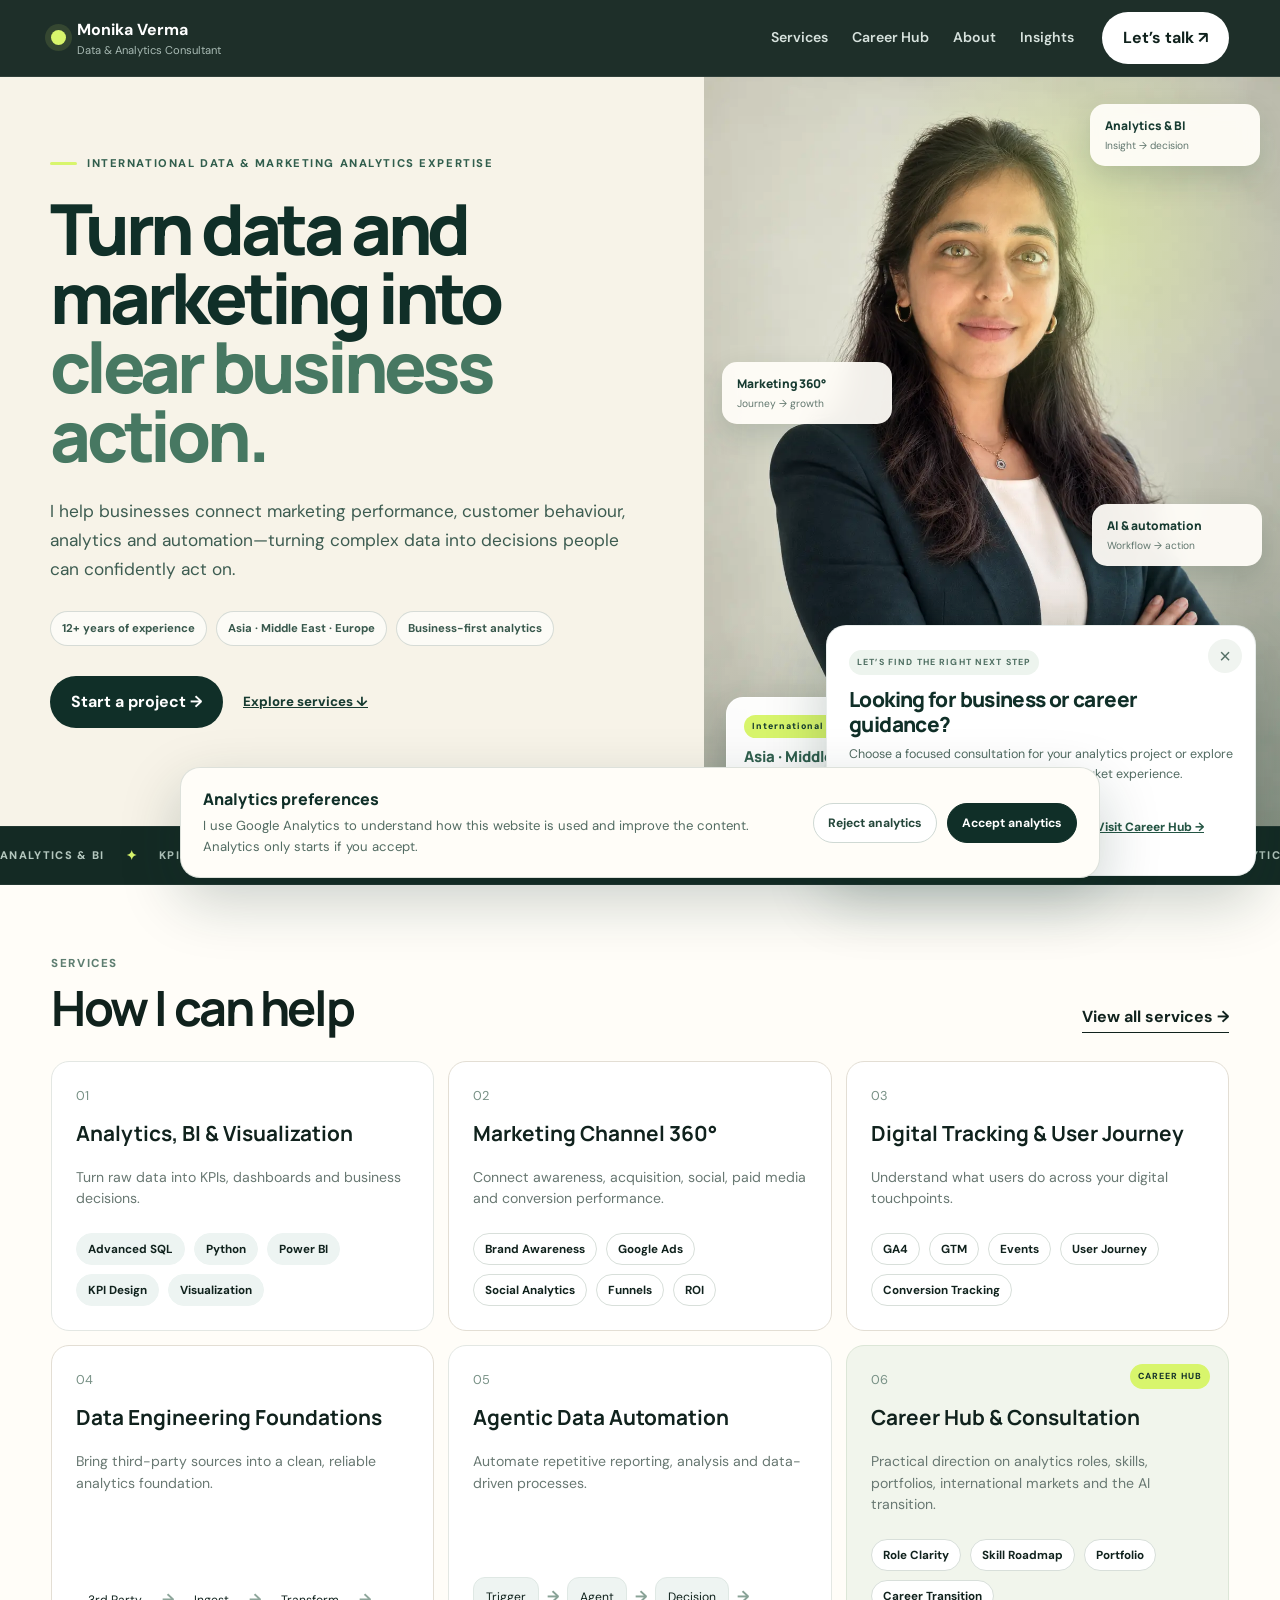
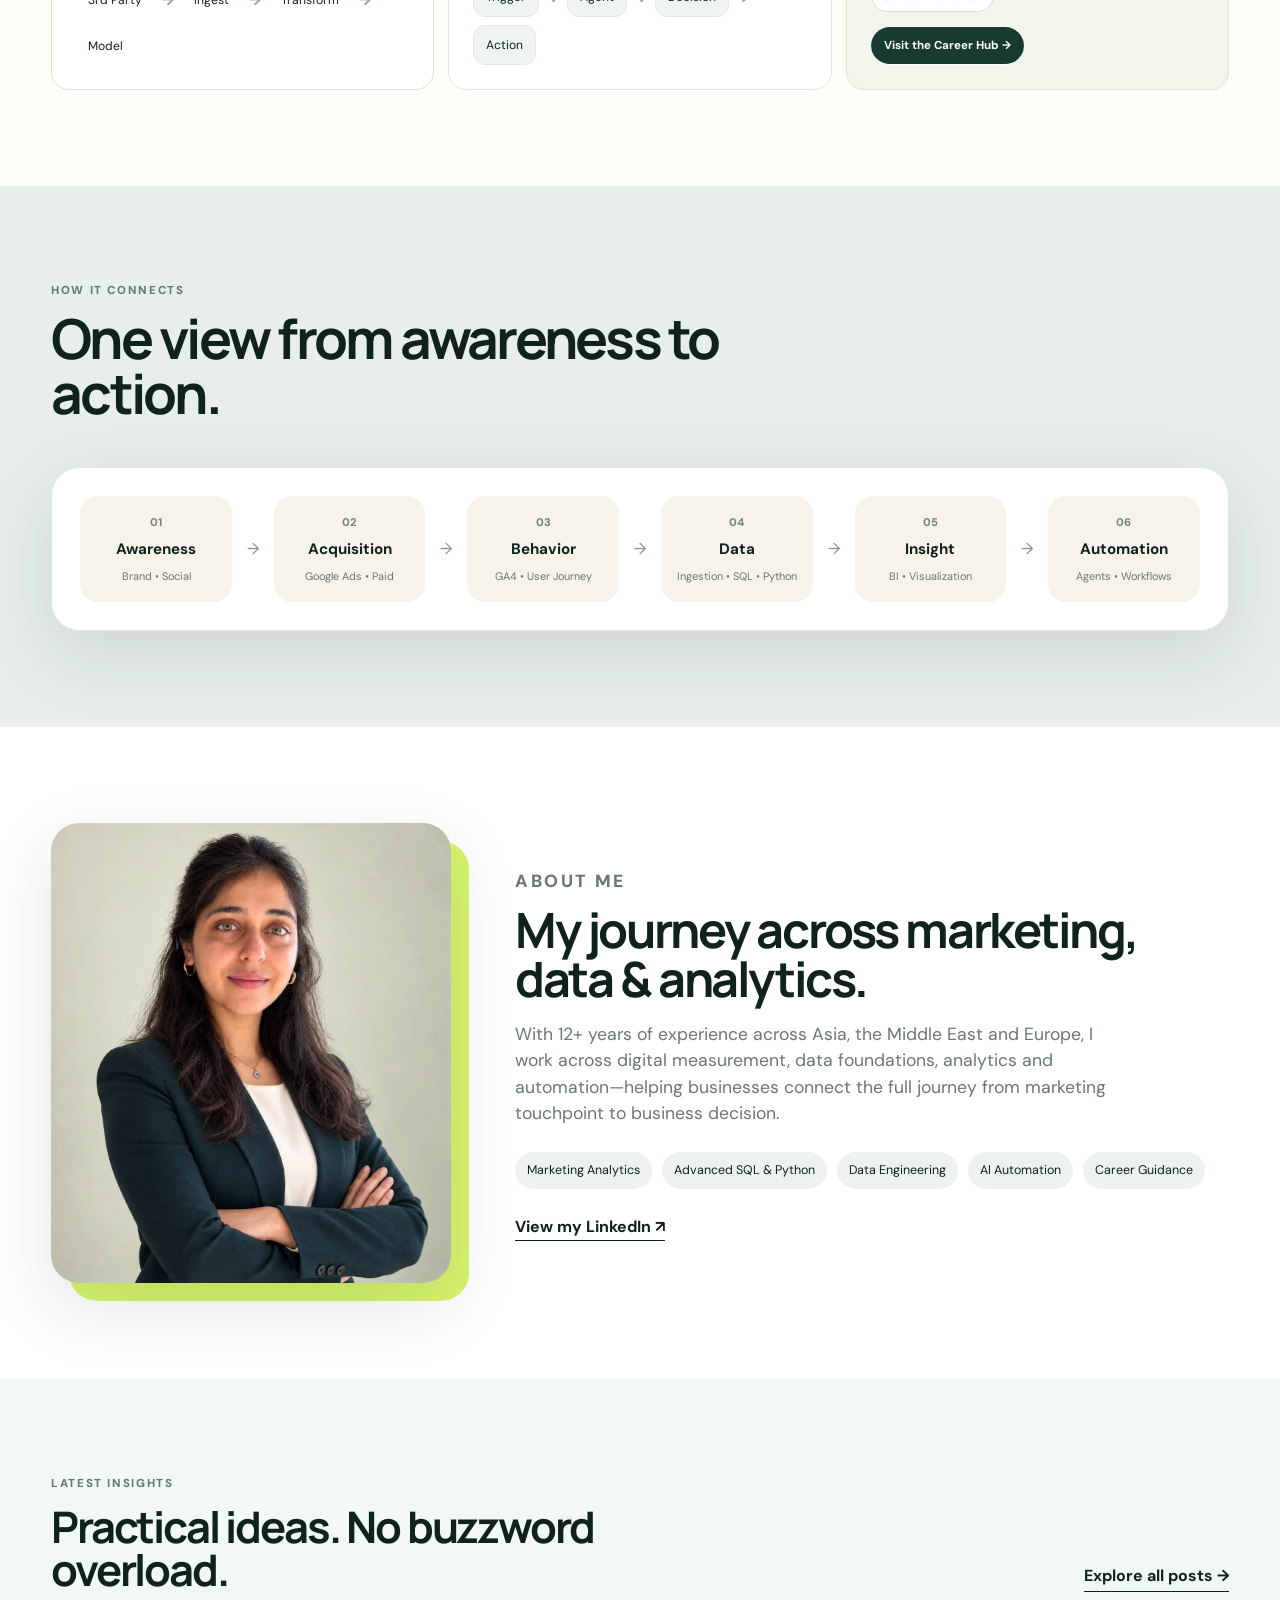
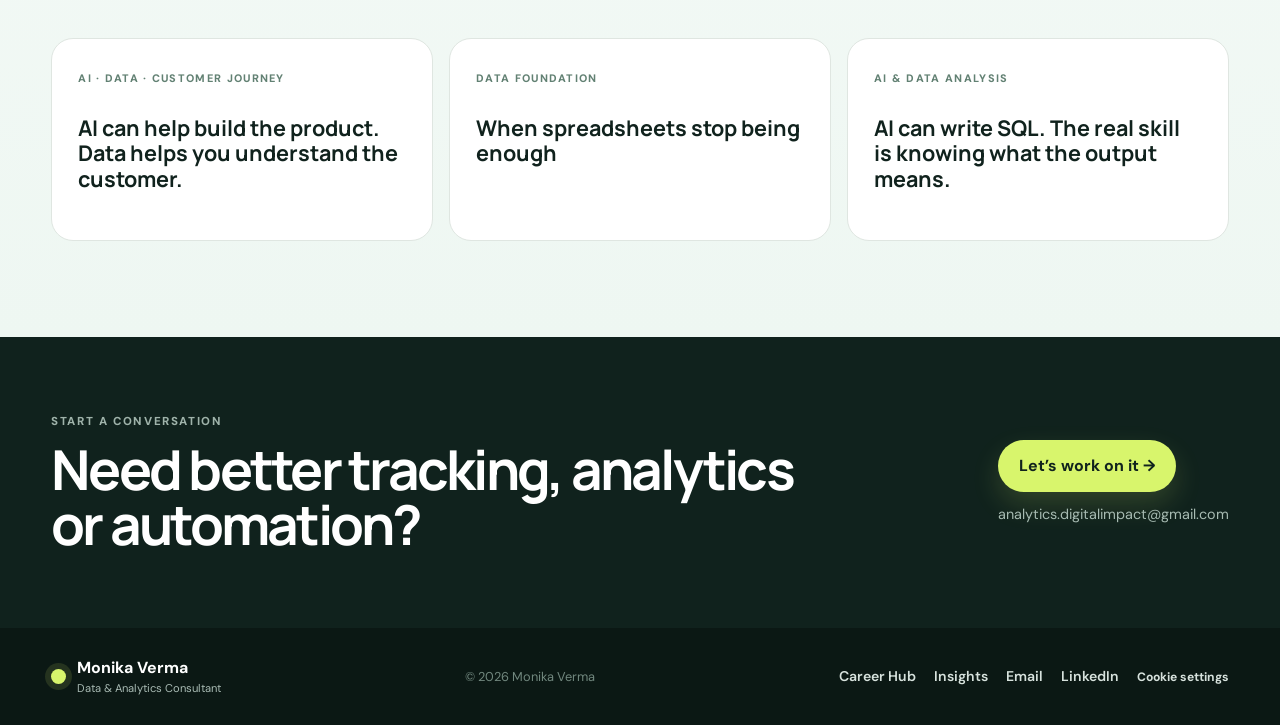
<file: index.html>
<!DOCTYPE html>
<html lang="en">
<head>
  <meta charset="UTF-8" />
  <meta name="viewport" content="width=device-width, initial-scale=1.0" />
  <meta name="description" content="Independent consulting across data engineering, analytics, marketing analytics, AI automation and analytics careers." />
  <title>Monika Verma | Data & Analytics Consulting</title>
  <link rel="preconnect" href="https://fonts.googleapis.com">
  <link rel="preconnect" href="https://fonts.gstatic.com" crossorigin>
  <link href="https://fonts.googleapis.com/css2?family=DM+Sans:wght@400;500;600;700&family=Manrope:wght@600;700;800&display=swap" rel="stylesheet">
  <link rel="stylesheet" href="styles.css?v=20261126-1" />
<!-- Google Tag Manager -->
<script>(function(w,d,s,l,i){w[l]=w[l]||[];w[l].push({'gtm.start':new Date().getTime(),event:'gtm.js'});var f=d.getElementsByTagName(s)[0],j=d.createElement(s),dl=l!='dataLayer'?'&l='+l:'';j.async=true;j.src='https://www.googletagmanager.com/gtm.js?id='+i+dl;f.parentNode.insertBefore(j,f);})(window,document,'script','dataLayer','GTM-KD8Q72B');</script>
<!-- End Google Tag Manager -->
</head>
<body>
<!-- Google Tag Manager (noscript) -->
<noscript><iframe src="https://www.googletagmanager.com/ns.html?id=GTM-KD8Q72B" height="0" width="0" style="display:none;visibility:hidden"></iframe></noscript>
<!-- End Google Tag Manager (noscript) -->
<header class="site-header">
  <div class="container nav-wrap">
    <a class="brand" href="#home"><span class="brand-dot"></span><span><strong>Monika Verma</strong><small>Data & Analytics Consultant</small></span></a>
    <button class="menu-toggle" aria-label="Open menu" aria-expanded="false">☰</button>
    <nav class="nav-links">
      <a href="#services">Services</a><a href="career-guidance.html">Career Hub</a><a href="#about">About</a><a href="blog.html">Insights</a>
    </nav>
    <a class="btn btn-light nav-cta" href="mailto:analytics.digitalimpact@gmail.com?subject=Consulting%20Enquiry">Let’s talk ↗</a>
  </div>
</header>

<main>
<section class="home-hero" id="home">
  <div class="home-hero-grid">
    <div class="home-hero-content reveal">
      <p class="home-hero-eyebrow">INTERNATIONAL DATA &amp; MARKETING ANALYTICS EXPERTISE</p>
      <h1>Turn data and marketing into <span>clear business action.</span></h1>
      <p class="home-hero-summary">I help businesses connect marketing performance, customer behaviour, analytics and automation—turning complex data into decisions people can confidently act on.</p>
      <div class="home-proof"><span>12+ years of experience</span><span>Asia · Middle East · Europe</span><span>Business-first analytics</span></div>
      <div class="hero-actions">
        <a class="btn home-hero-primary" href="mailto:analytics.digitalimpact@gmail.com?subject=Consulting%20Project%20Enquiry">Start a project →</a>
        <a class="home-hero-link" href="#services">Explore services ↓</a>
      </div>
    </div>
    <div class="home-hero-portrait reveal">
      <img src="assets/monika-verma-career-consultant.webp" alt="Monika Verma, international data and marketing analytics consultant" width="1086" height="1448" fetchpriority="high">
      <div class="home-floating-card home-float-one"><strong>Analytics &amp; BI</strong><span>Insight → decision</span></div>
      <div class="home-floating-card home-float-two"><strong>Marketing 360°</strong><span>Journey → growth</span></div>
      <div class="home-floating-card home-float-three"><strong>AI &amp; automation</strong><span>Workflow → action</span></div>
      <div class="home-market-badge"><small>International expertise</small><strong>Asia · Middle East · Europe</strong><span>Data · Marketing · Analytics</span></div>
    </div>
  </div>
</section>

<section class="logo-strip home-moving-strip" aria-label="Consulting expertise"><div class="home-strip-track"><span>ANALYTICS &amp; BI</span><i>✦</i><span>KPI &amp; VISUALIZATION</span><i>✦</i><span>MARKETING 360°</span><i>✦</i><span>GA4 &amp; TRACKING</span><i>✦</i><span>DATA ENGINEERING</span><i>✦</i><span>AI AUTOMATION</span><i>✦</i><span>CAREER GUIDANCE</span><i>✦</i><span aria-hidden="true">ANALYTICS &amp; BI</span><i aria-hidden="true">✦</i><span aria-hidden="true">KPI &amp; VISUALIZATION</span><i aria-hidden="true">✦</i><span aria-hidden="true">MARKETING 360°</span><i aria-hidden="true">✦</i><span aria-hidden="true">GA4 &amp; TRACKING</span><i aria-hidden="true">✦</i><span aria-hidden="true">DATA ENGINEERING</span><i aria-hidden="true">✦</i><span aria-hidden="true">AI AUTOMATION</span><i aria-hidden="true">✦</i><span aria-hidden="true">CAREER GUIDANCE</span><i aria-hidden="true">✦</i></div></section>

<section class="section services-section" id="services">
  <div class="container">
    <div class="section-head reveal"><div><p class="eyebrow">SERVICES</p><h2>How I can help</h2></div><a class="text-cta" href="#services">View all services →</a></div>
    <div class="service-bento compact-services">
      <article class="service-card dark-card reveal">
        <span class="service-number">01</span>
        <h3>Analytics, BI & Visualization</h3>
        <p>Turn raw data into KPIs, dashboards and business decisions.</p>
        <ul class="service-tags"><li>Advanced SQL</li><li>Python</li><li>Power BI</li><li>KPI Design</li><li>Visualization</li></ul>
      </article>

      <article class="service-card reveal">
        <span class="service-number">02</span>
        <h3>Marketing Channel 360°</h3>
        <p>Connect awareness, acquisition, social, paid media and conversion performance.</p>
        <ul class="service-tags"><li>Brand Awareness</li><li>Google Ads</li><li>Social Analytics</li><li>Funnels</li><li>ROI</li></ul>
      </article>

      <article class="service-card reveal">
        <span class="service-number">03</span>
        <h3>Digital Tracking & User Journey</h3>
        <p>Understand what users do across your digital touchpoints.</p>
        <ul class="service-tags"><li>GA4</li><li>GTM</li><li>Events</li><li>User Journey</li><li>Conversion Tracking</li></ul>
      </article>

      <article class="service-card reveal">
        <span class="service-number">04</span>
        <h3>Data Engineering Foundations</h3>
        <p>Bring third-party sources into a clean, reliable analytics foundation.</p>
        <div class="automation-flow"><span>3rd Party</span><b>→</b><span>Ingest</span><b>→</b><span>Transform</span><b>→</b><span>Model</span></div>
      </article>

      <article class="service-card dark-card reveal">
        <span class="service-number">05</span>
        <h3>Agentic Data Automation</h3>
        <p>Automate repetitive reporting, analysis and data-driven processes.</p>
        <div class="automation-flow light-flow"><span>Trigger</span><b>→</b><span>Agent</span><b>→</b><span>Decision</span><b>→</b><span>Action</span></div>
      </article>

      <article class="service-card career-card reveal">
        <span class="service-number">06</span>
        <h3>Career Hub &amp; Consultation</h3>
        <p>Practical direction on analytics roles, skills, portfolios, international markets and the AI transition.</p>
        <ul class="service-tags"><li>Role Clarity</li><li>Skill Roadmap</li><li>Portfolio</li><li>Career Transition</li></ul>
        <a class="text-cta career-card-link" href="career-guidance.html">Visit the Career Hub →</a>
      </article>
    </div>
  </div>
</section>

<section class="section project-showcase" id="projects">
  <div class="container">
    <div class="section-head reveal"><div><p class="eyebrow">HOW IT CONNECTS</p><h2>One view from awareness to action.</h2></div></div>
    <div class="full-journey reveal">
      <div><span>01</span><strong>Awareness</strong><small>Brand • Social</small></div>
      <i>→</i>
      <div><span>02</span><strong>Acquisition</strong><small>Google Ads • Paid</small></div>
      <i>→</i>
      <div><span>03</span><strong>Behavior</strong><small>GA4 • User Journey</small></div>
      <i>→</i>
      <div><span>04</span><strong>Data</strong><small>Ingestion • SQL • Python</small></div>
      <i>→</i>
      <div><span>05</span><strong>Insight</strong><small>BI • Visualization</small></div>
      <i>→</i>
      <div><span>06</span><strong>Automation</strong><small>Agents • Workflows</small></div>
    </div>
  </div>
</section>

<section class="section about-section" id="about">
  <div class="container about-grid">
    <div class="about-photo reveal"><img src="assets/monika-verma-career-consultant.webp" alt="Monika Verma, international data and marketing analytics consultant" width="1086" height="1448" loading="lazy"></div>
    <div class="about-copy reveal">
      <p class="eyebrow">ABOUT ME</p>
      <h2>My journey across marketing, data & analytics.</h2>
      <p>With 12+ years of experience across Asia, the Middle East and Europe, I work across digital measurement, data foundations, analytics and automation—helping businesses connect the full journey from marketing touchpoint to business decision.</p>
      <div class="about-points"><span>Marketing Analytics</span><span>Advanced SQL & Python</span><span>Data Engineering</span><span>AI Automation</span><span>Career Guidance</span></div>
      <a class="text-cta" href="https://www.linkedin.com/in/monika-verma-3394065a/" target="_blank" rel="noopener">View my LinkedIn ↗</a>
    </div>
  </div>
</section>

<section class="section insights-preview">
  <div class="container">
    <div class="section-head reveal"><div><p class="eyebrow">LATEST INSIGHTS</p><h2>Practical ideas. No buzzword overload.</h2></div><a class="text-cta" href="blog.html">Explore all posts →</a></div>
    <div class="insight-row">
      <a class="insight-tile reveal insight-link" href="ai-data-analytics-customer-journey.html"><span>AI · DATA · CUSTOMER JOURNEY</span><h3>AI can help build the product. Data helps you understand the customer.</h3></a>
      <article class="insight-tile reveal"><span>DATA FOUNDATION</span><h3>When spreadsheets stop being enough</h3></article>
      <a class="insight-tile reveal insight-link" href="ai-sql-data-analysis.html"><span>AI & DATA ANALYSIS</span><h3>AI can write SQL. The real skill is knowing what the output means.</h3></a>
    </div>
  </div>
</section>

<section class="cta-section" id="contact">
  <div class="container cta-box reveal">
    <div><p class="eyebrow light">START A CONVERSATION</p><h2>Need better tracking, analytics or automation?</h2></div>
    <div class="cta-right"><a class="btn btn-accent" href="mailto:analytics.digitalimpact@gmail.com?subject=Consulting%20Project%20Enquiry">Let’s work on it →</a><a class="email-link" href="mailto:analytics.digitalimpact@gmail.com">analytics.digitalimpact@gmail.com</a></div>
  </div>
</section>
</main>

<aside class="home-consult-popup" data-home-consult-popup aria-hidden="true" aria-label="Choose a consultation">
  <button class="home-popup-close" type="button" aria-label="Close consultation prompt">×</button>
  <small>LET’S FIND THE RIGHT NEXT STEP</small>
  <h2>Looking for business or career guidance?</h2>
  <p>Choose a focused consultation for your analytics project or explore career advice shaped by international market experience.</p>
  <div class="home-popup-actions"><a class="btn btn-accent" href="mailto:analytics.digitalimpact@gmail.com?subject=Consulting%20Enquiry">Business consultation →</a><a href="career-guidance.html">Visit Career Hub →</a></div>
</aside>

<footer><div class="container footer-wrap"><div class="brand"><span class="brand-dot"></span><span><strong>Monika Verma</strong><small>Data & Analytics Consultant</small></span></div><p>© <span id="year"></span> Monika Verma</p><div class="footer-links"><a href="career-guidance.html">Career Hub</a><a href="blog.html">Insights</a><a href="mailto:analytics.digitalimpact@gmail.com">Email</a><a href="https://www.linkedin.com/in/monika-verma-3394065a/" target="_blank" rel="noopener">LinkedIn</a></div></div></footer>
<script src="script.js"></script>
</body></html>
</file>
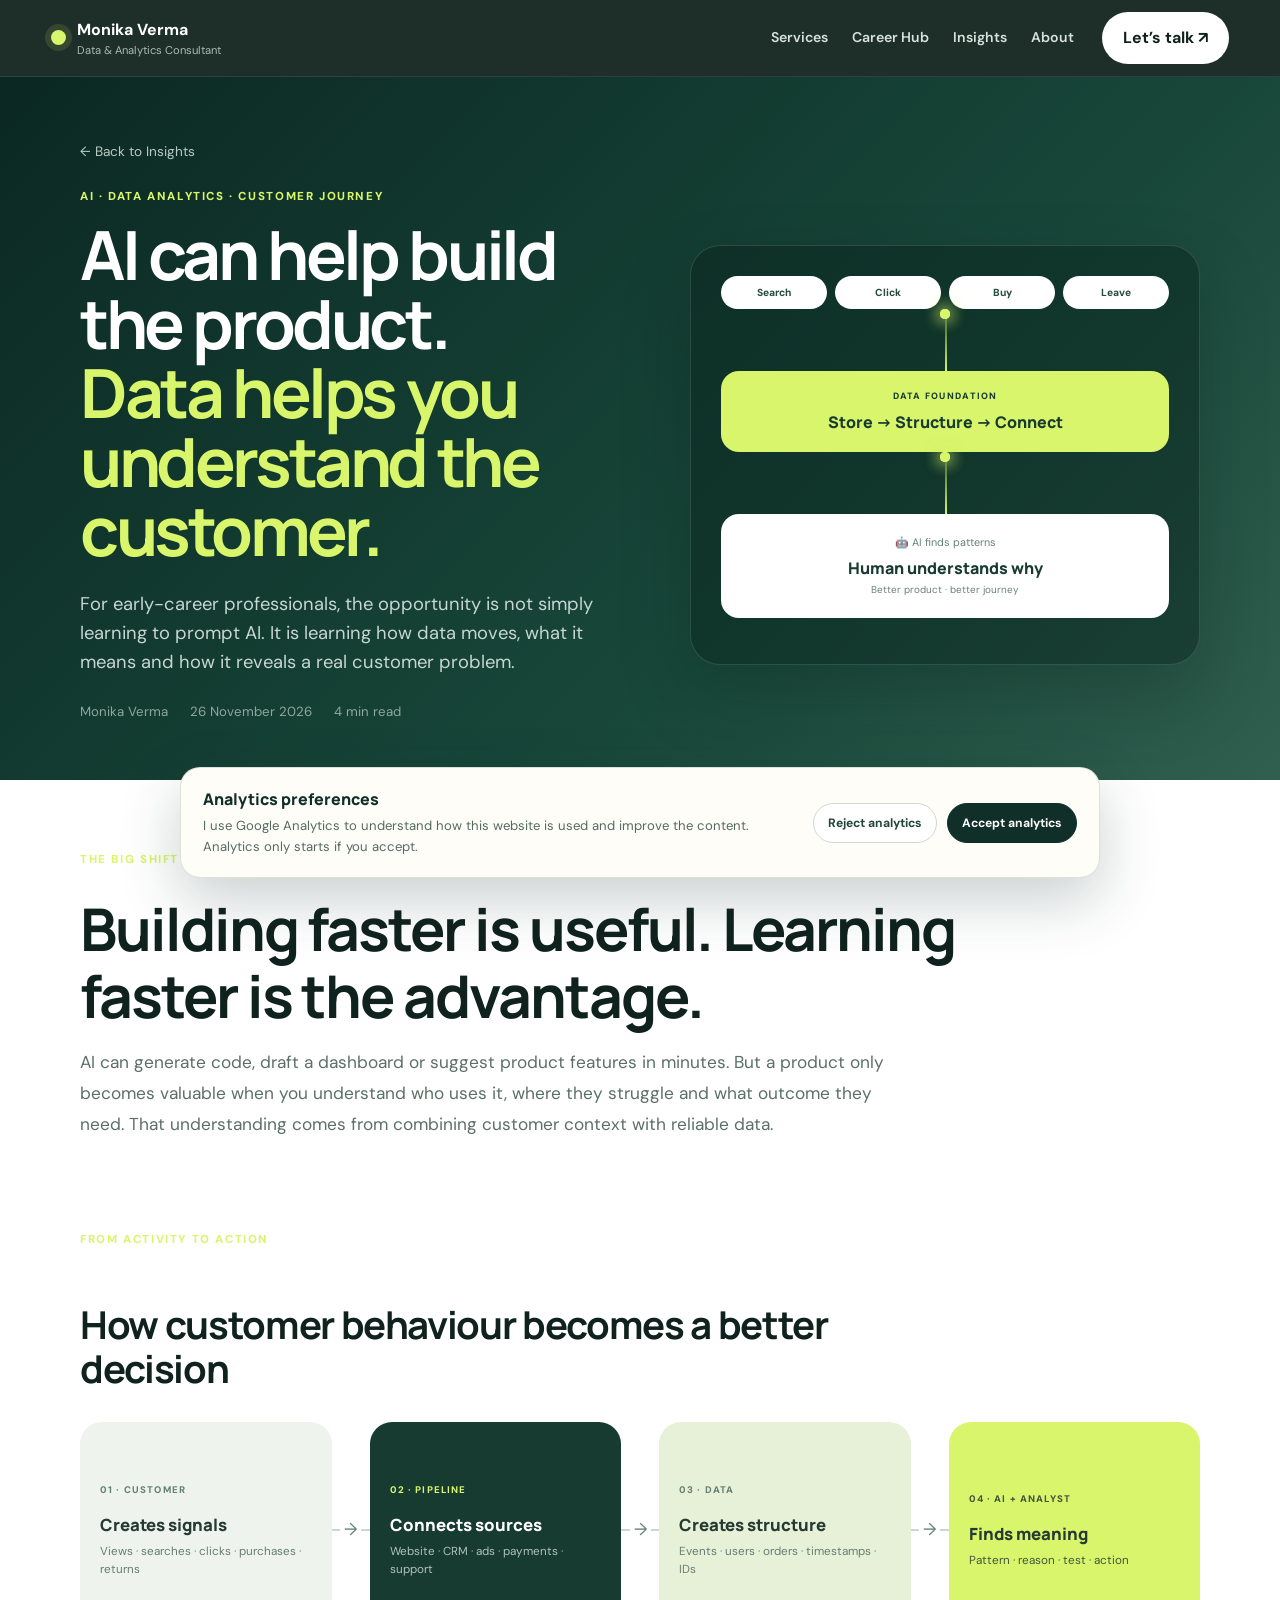
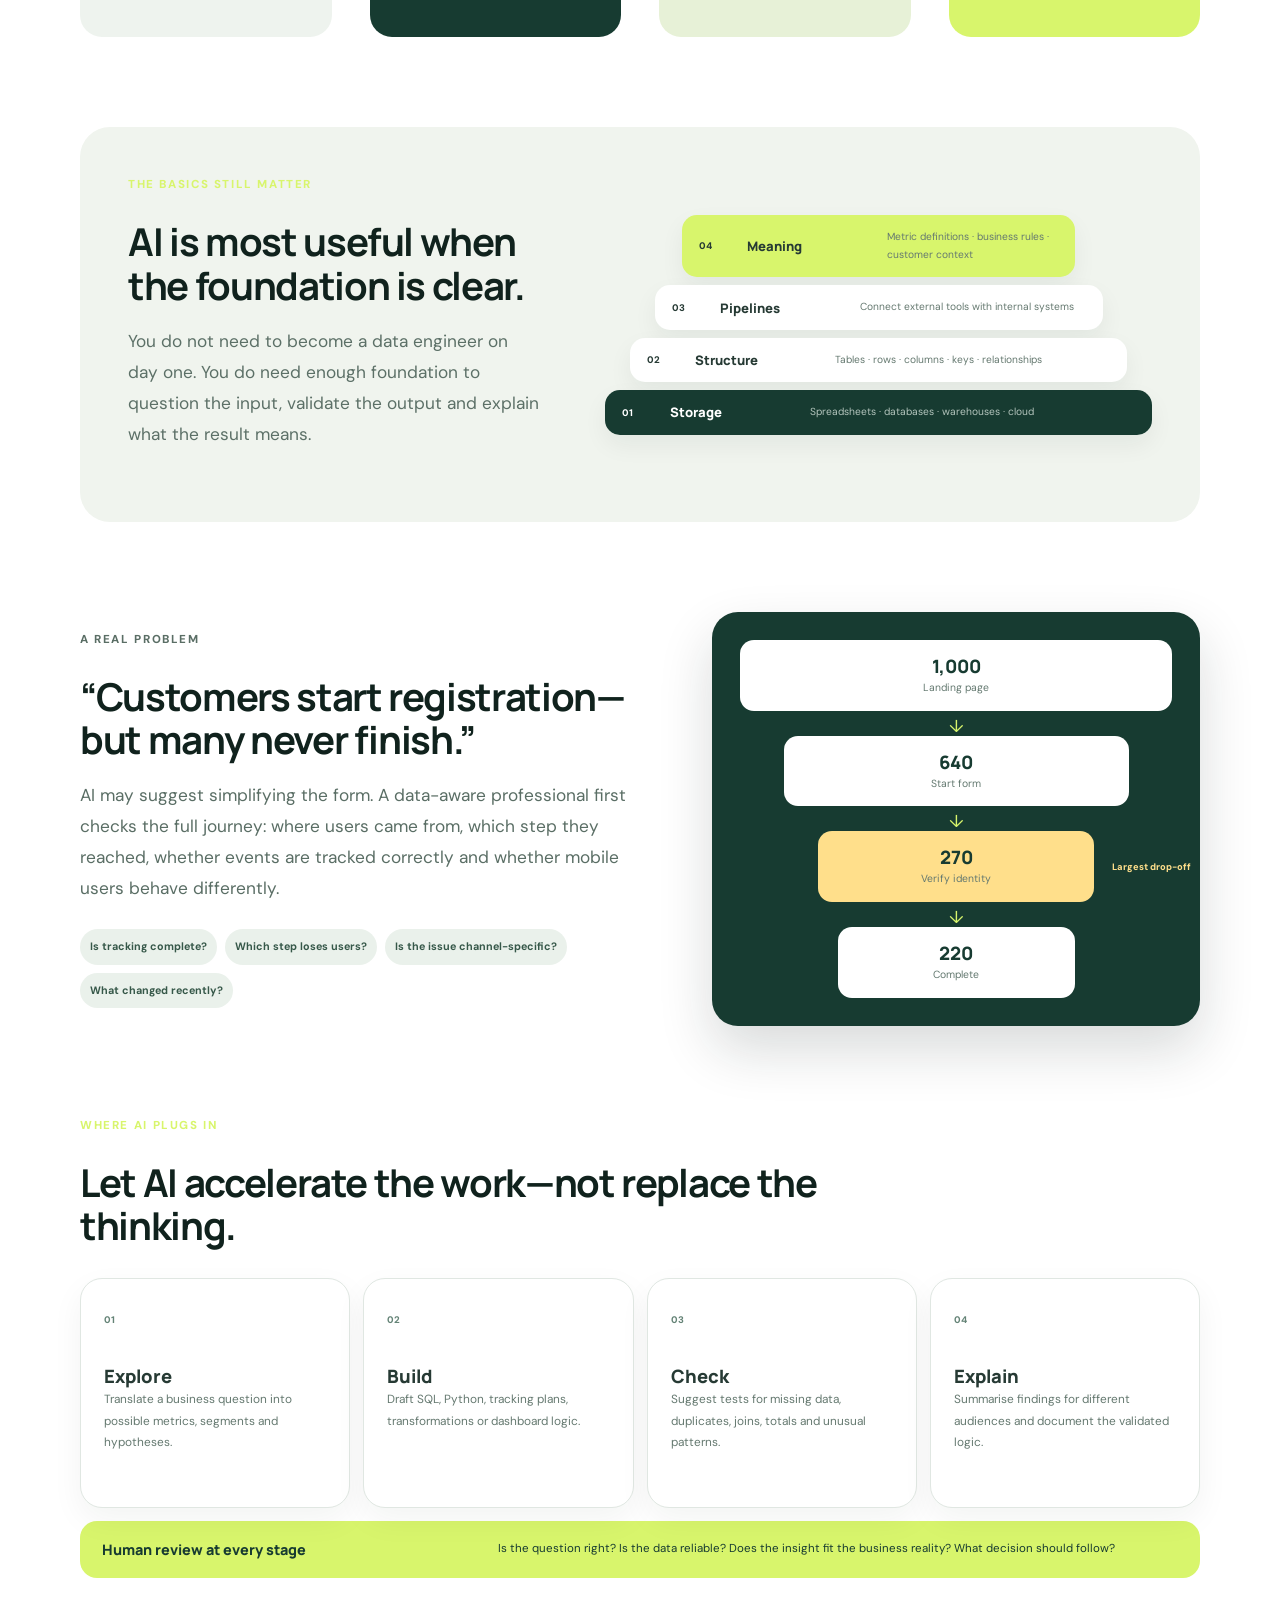
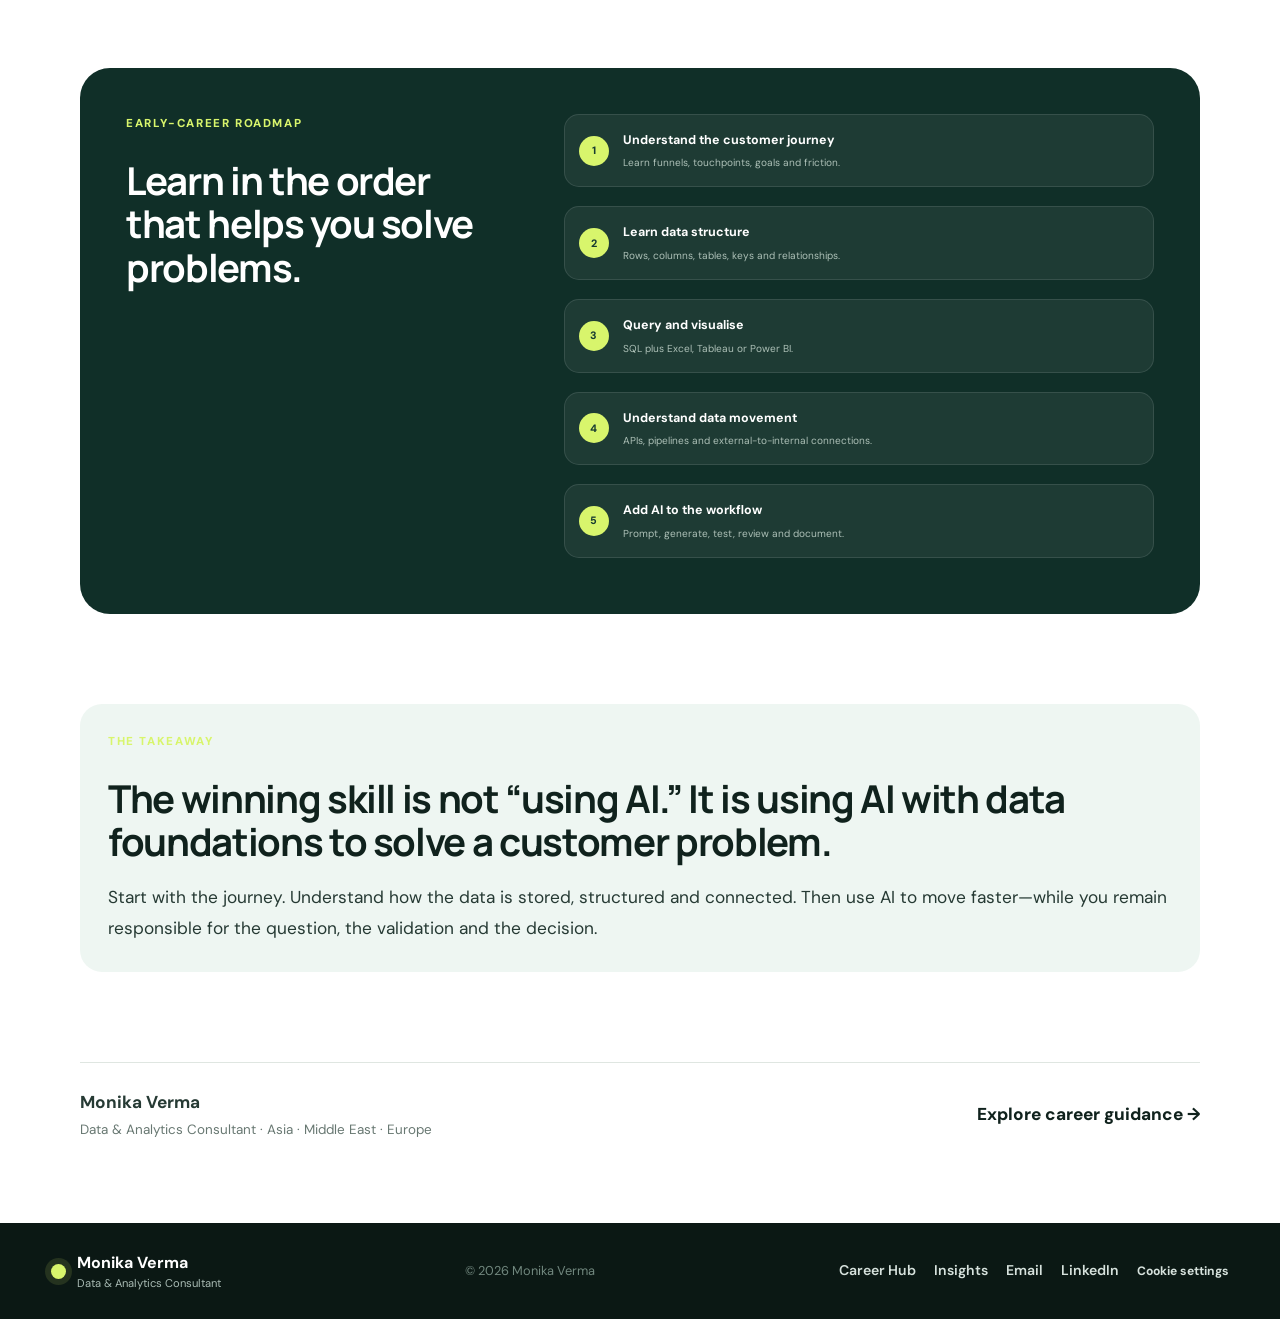
<file: ai-data-analytics-customer-journey.html>
<!DOCTYPE html>
<html lang="en">
<head>
  <meta charset="UTF-8" />
  <meta name="viewport" content="width=device-width, initial-scale=1.0" />
  <meta name="description" content="A visual guide for early-career professionals on using AI and data analytics to build products, understand customer journeys and solve real business problems." />
  <link rel="canonical" href="https://monikaanalytics.com/ai-data-analytics-customer-journey.html" />
  <title>AI and Data Analytics: Build Products and Understand Customer Journeys | Monika Verma</title>
  <link rel="preconnect" href="https://fonts.googleapis.com">
  <link rel="preconnect" href="https://fonts.gstatic.com" crossorigin>
  <link href="https://fonts.googleapis.com/css2?family=DM+Sans:wght@400;500;600;700&family=Manrope:wght@600;700;800&display=swap" rel="stylesheet">
  <link rel="stylesheet" href="styles.css?v=20261126-1" />
  <script type="application/ld+json">{"@context":"https://schema.org","@type":"BlogPosting","headline":"AI and Data Analytics: Build Products and Understand Customer Journeys","description":"A visual guide for early-career professionals on combining AI with data foundations to solve real customer and business problems.","author":{"@type":"Person","name":"Monika Verma"},"datePublished":"2026-11-26","mainEntityOfPage":"https://monikaanalytics.com/ai-data-analytics-customer-journey.html"}</script>
</head>
<body>
<header class="site-header">
  <div class="container nav-wrap">
    <a class="brand" href="index.html"><span class="brand-dot"></span><span><strong>Monika Verma</strong><small>Data & Analytics Consultant</small></span></a>
    <button class="menu-toggle" aria-label="Open menu" aria-expanded="false">☰</button>
    <nav class="nav-links"><a href="index.html#services">Services</a><a href="career-guidance.html">Career Hub</a><a href="blog.html">Insights</a><a href="index.html#about">About</a></nav>
    <a class="btn btn-light nav-cta" href="mailto:analytics.digitalimpact@gmail.com?subject=Analytics%20Consultation">Let’s talk ↗</a>
  </div>
</header>

<main>
  <article class="article-page foundation-article">
    <header class="article-hero foundation-hero">
      <div class="container article-wide">
        <a class="article-back" href="blog.html">← Back to Insights</a>
        <div class="foundation-hero-grid">
          <div>
            <p class="article-category">AI · DATA ANALYTICS · CUSTOMER JOURNEY</p>
            <h1>AI can help build the product.<br><span>Data helps you understand the customer.</span></h1>
            <p class="article-deck">For early-career professionals, the opportunity is not simply learning to prompt AI. It is learning how data moves, what it means and how it reveals a real customer problem.</p>
            <div class="article-meta"><span>Monika Verma</span><span>26 November 2026</span><span>4 min read</span></div>
          </div>
          <div class="signal-system" role="img" aria-label="Customer signals move through a data pipeline into structured data, AI analysis and a better customer experience.">
            <div class="signal-customers"><span>Search</span><span>Click</span><span>Buy</span><span>Leave</span></div>
            <div class="signal-stream"><i></i><i></i><i></i></div>
            <div class="signal-core"><small>DATA FOUNDATION</small><b>Store → Structure → Connect</b></div>
            <div class="signal-stream reverse"><i></i><i></i><i></i></div>
            <div class="signal-outcome"><span>🤖 AI finds patterns</span><strong>Human understands why</strong><small>Better product · better journey</small></div>
          </div>
        </div>
      </div>
    </header>

    <div class="container article-wide article-body foundation-body">
      <section class="foundation-intro reveal">
        <p class="article-category">THE BIG SHIFT</p>
        <h2>Building faster is useful. Learning faster is the advantage.</h2>
        <p>AI can generate code, draft a dashboard or suggest product features in minutes. But a product only becomes valuable when you understand who uses it, where they struggle and what outcome they need. That understanding comes from combining customer context with reliable data.</p>
      </section>

      <section class="signal-journey-section reveal" aria-labelledby="signal-heading">
        <div class="signal-heading"><p class="article-category">FROM ACTIVITY TO ACTION</p><h2 id="signal-heading">How customer behaviour becomes a better decision</h2></div>
        <div class="signal-journey">
          <div class="signal-node customer-node"><small>01 · CUSTOMER</small><b>Creates signals</b><span>Views · searches · clicks · purchases · returns</span></div>
          <div class="moving-arrow"><i></i><em>→</em></div>
          <div class="signal-node pipeline-node"><small>02 · PIPELINE</small><b>Connects sources</b><span>Website · CRM · ads · payments · support</span></div>
          <div class="moving-arrow"><i></i><em>→</em></div>
          <div class="signal-node data-node"><small>03 · DATA</small><b>Creates structure</b><span>Events · users · orders · timestamps · IDs</span></div>
          <div class="moving-arrow"><i></i><em>→</em></div>
          <div class="signal-node insight-node"><small>04 · AI + ANALYST</small><b>Finds meaning</b><span>Pattern · reason · test · action</span></div>
        </div>
      </section>

      <section class="foundation-stack-section reveal">
        <div class="stack-copy">
          <p class="article-category">THE BASICS STILL MATTER</p>
          <h2>AI is most useful when the foundation is clear.</h2>
          <p>You do not need to become a data engineer on day one. You do need enough foundation to question the input, validate the output and explain what the result means.</p>
        </div>
        <div class="foundation-stack" aria-label="Four data foundation layers: storage, structure, pipelines and meaning.">
          <div><span>04</span><b>Meaning</b><small>Metric definitions · business rules · customer context</small></div>
          <div><span>03</span><b>Pipelines</b><small>Connect external tools with internal systems</small></div>
          <div><span>02</span><b>Structure</b><small>Tables · rows · columns · keys · relationships</small></div>
          <div><span>01</span><b>Storage</b><small>Spreadsheets · databases · warehouses · cloud</small></div>
        </div>
      </section>

      <section class="friction-example reveal">
        <div class="friction-copy">
          <p class="article-category">A REAL PROBLEM</p>
          <h2>“Customers start registration—but many never finish.”</h2>
          <p>AI may suggest simplifying the form. A data-aware professional first checks the full journey: where users came from, which step they reached, whether events are tracked correctly and whether mobile users behave differently.</p>
          <div class="friction-questions"><span>Is tracking complete?</span><span>Which step loses users?</span><span>Is the issue channel-specific?</span><span>What changed recently?</span></div>
        </div>
        <div class="dropoff-visual" aria-label="Customer registration funnel with a drop-off before verification.">
          <div class="funnel-step active"><b>1,000</b><span>Landing page</span></div>
          <i>↓</i>
          <div class="funnel-step active"><b>640</b><span>Start form</span></div>
          <i>↓</i>
          <div class="funnel-step warning"><b>270</b><span>Verify identity</span><em>Largest drop-off</em></div>
          <i>↓</i>
          <div class="funnel-step"><b>220</b><span>Complete</span></div>
        </div>
      </section>

      <section class="ai-role-section reveal">
        <p class="article-category">WHERE AI PLUGS IN</p>
        <h2>Let AI accelerate the work—not replace the thinking.</h2>
        <div class="ai-role-grid">
          <div><span>01</span><b>Explore</b><p>Translate a business question into possible metrics, segments and hypotheses.</p></div>
          <div><span>02</span><b>Build</b><p>Draft SQL, Python, tracking plans, transformations or dashboard logic.</p></div>
          <div><span>03</span><b>Check</b><p>Suggest tests for missing data, duplicates, joins, totals and unusual patterns.</p></div>
          <div><span>04</span><b>Explain</b><p>Summarise findings for different audiences and document the validated logic.</p></div>
        </div>
        <div class="human-gate"><strong>Human review at every stage</strong><span>Is the question right? Is the data reliable? Does the insight fit the business reality? What decision should follow?</span></div>
      </section>

      <section class="career-roadmap reveal">
        <div><p class="article-category">EARLY-CAREER ROADMAP</p><h2>Learn in the order that helps you solve problems.</h2></div>
        <ol>
          <li><span>1</span><div><b>Understand the customer journey</b><small>Learn funnels, touchpoints, goals and friction.</small></div></li>
          <li><span>2</span><div><b>Learn data structure</b><small>Rows, columns, tables, keys and relationships.</small></div></li>
          <li><span>3</span><div><b>Query and visualise</b><small>SQL plus Excel, Tableau or Power BI.</small></div></li>
          <li><span>4</span><div><b>Understand data movement</b><small>APIs, pipelines and external-to-internal connections.</small></div></li>
          <li><span>5</span><div><b>Add AI to the workflow</b><small>Prompt, generate, test, review and document.</small></div></li>
        </ol>
      </section>

      <section class="article-ending visual-ending reveal">
        <p class="article-category">THE TAKEAWAY</p>
        <h2>The winning skill is not “using AI.” It is using AI with data foundations to solve a customer problem.</h2>
        <p>Start with the journey. Understand how the data is stored, structured and connected. Then use AI to move faster—while you remain responsible for the question, the validation and the decision.</p>
      </section>

      <div class="article-author"><div><strong>Monika Verma</strong><span>Data & Analytics Consultant · Asia · Middle East · Europe</span></div><a href="career-guidance.html">Explore career guidance →</a></div>
    </div>
  </article>
</main>

<footer><div class="container footer-wrap"><div class="brand"><span class="brand-dot"></span><span><strong>Monika Verma</strong><small>Data & Analytics Consultant</small></span></div><p>© <span id="year"></span> Monika Verma</p><div class="footer-links"><a href="career-guidance.html">Career Hub</a><a href="blog.html">Insights</a><a href="mailto:analytics.digitalimpact@gmail.com">Email</a><a href="https://www.linkedin.com/in/monika-verma-3394065a/" target="_blank" rel="noopener">LinkedIn</a></div></div></footer>
<script src="script.js"></script>
</body>
</html>
</file>
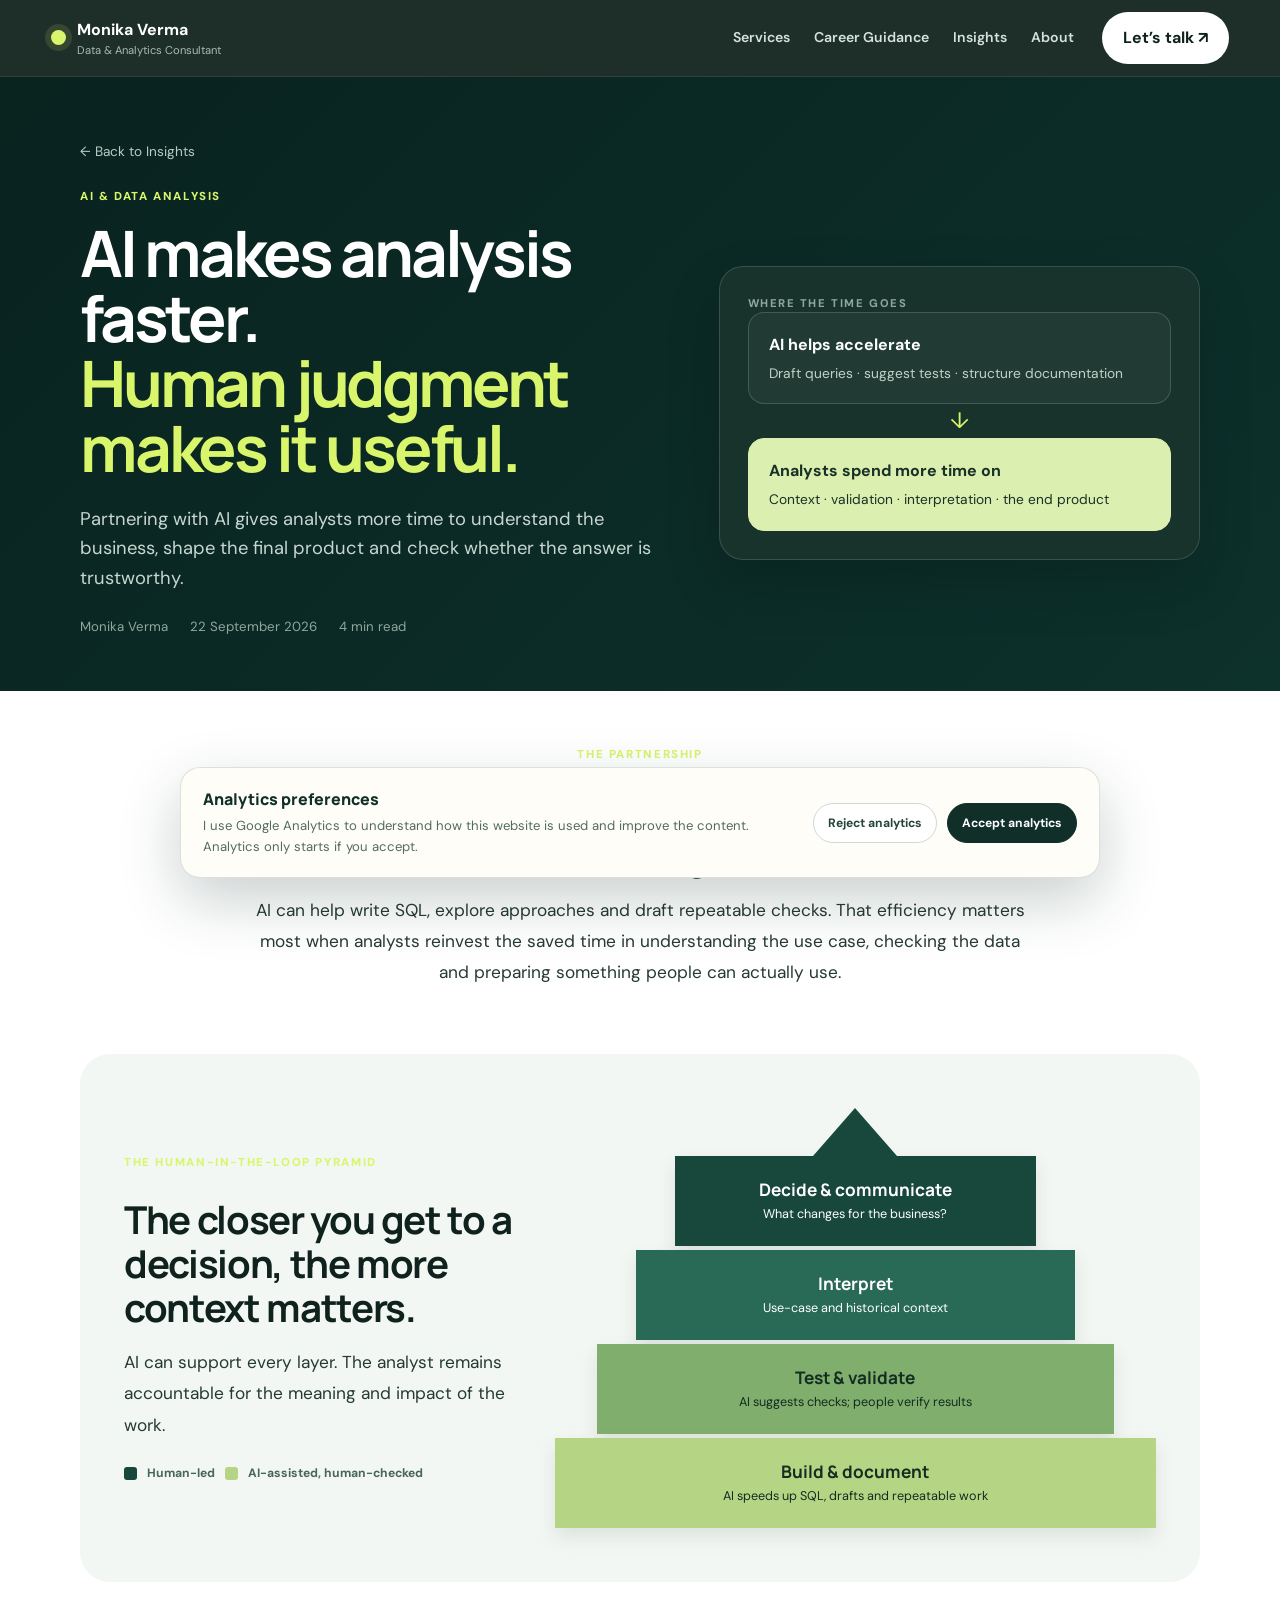
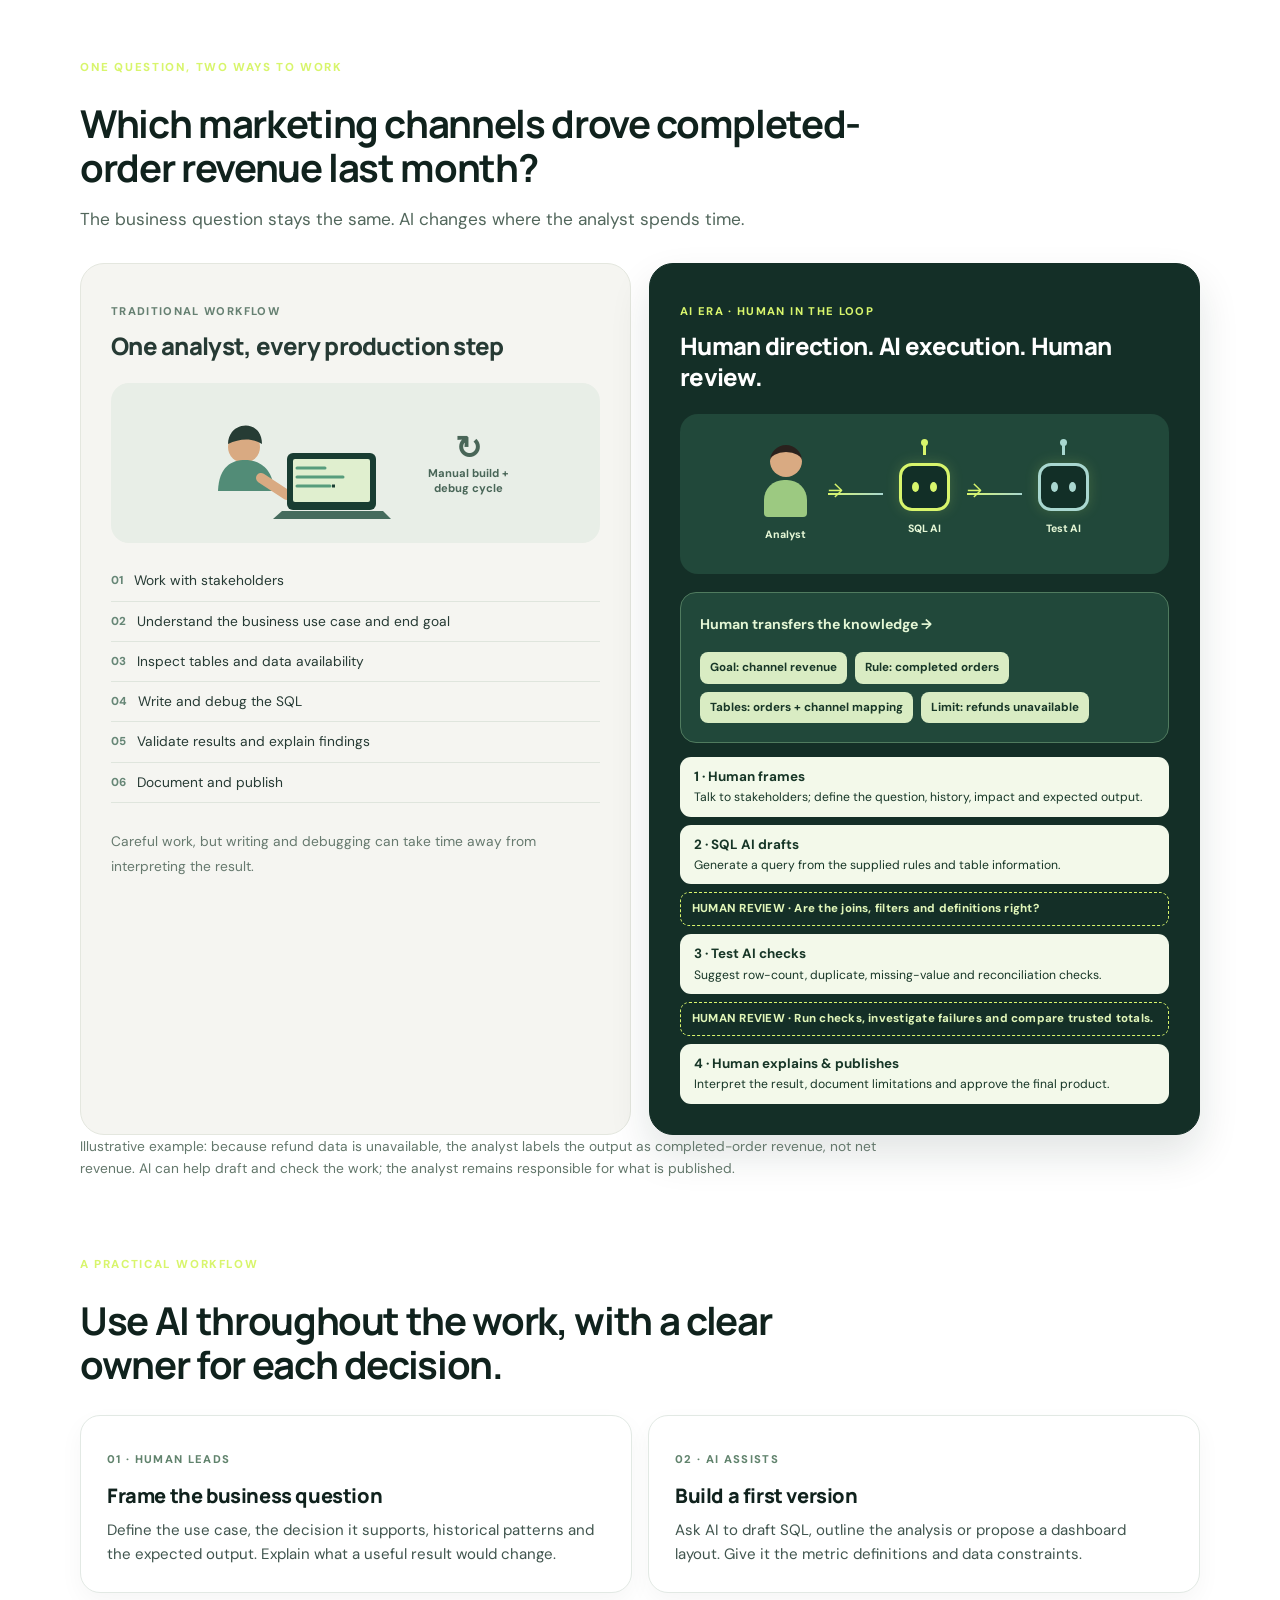
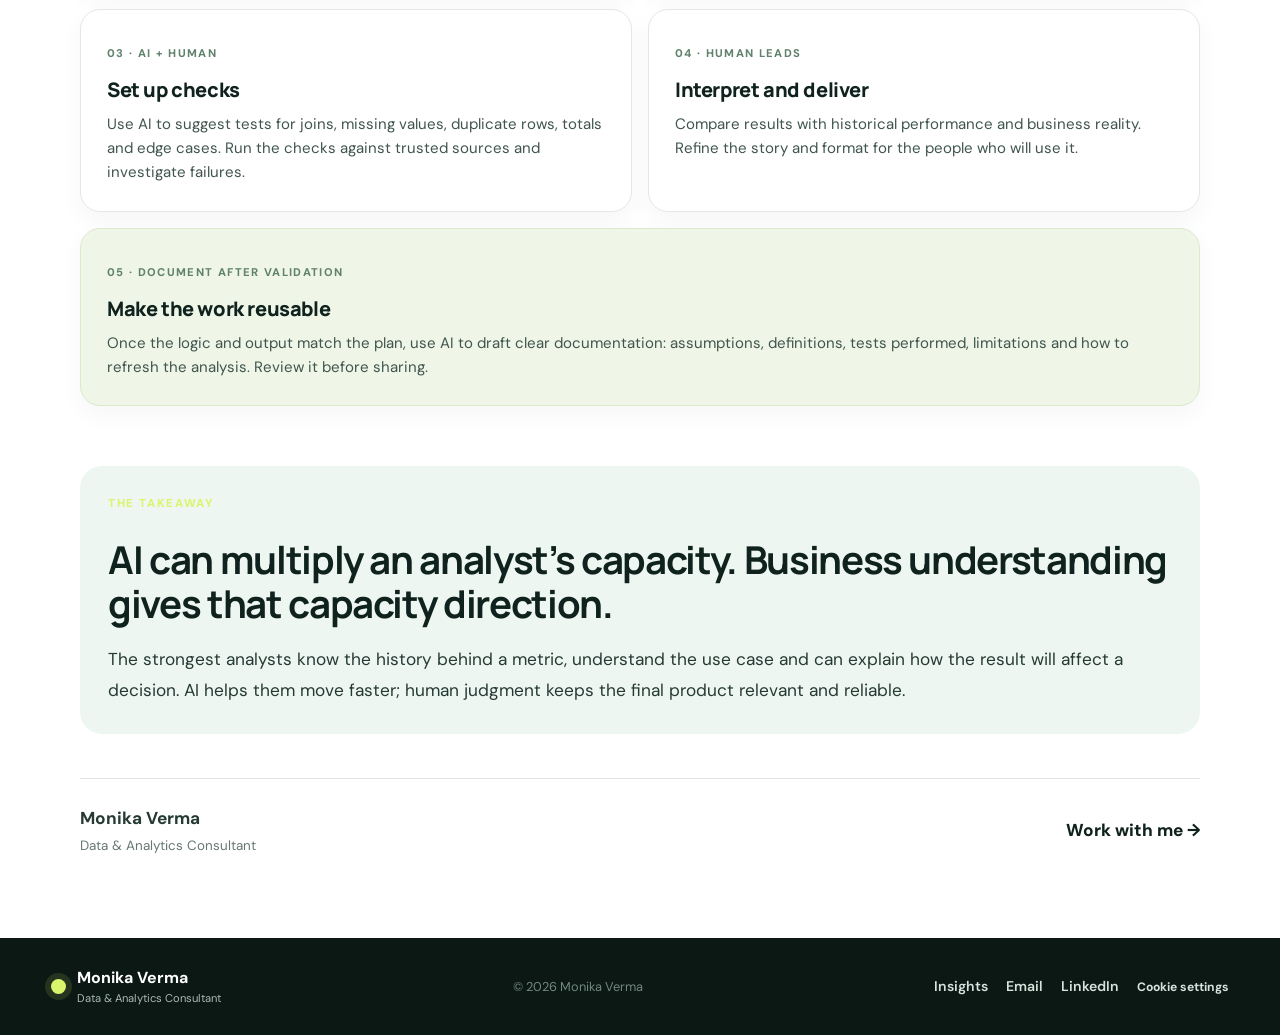
<file: ai-sql-data-analysis.html>
<!DOCTYPE html>
<html lang="en">
<head>
  <meta charset="UTF-8" />
  <meta name="viewport" content="width=device-width, initial-scale=1.0" />
  <meta name="description" content="How data analysts can use AI to build faster, test and validate results, and spend more time on business context, insights and the final product." />
  <link rel="canonical" href="https://monikaverma14.github.io/website/ai-sql-data-analysis.html" />
  <title>AI and Data Analysts: A Human-in-the-Loop Workflow | Monika Verma</title>
  <link rel="preconnect" href="https://fonts.googleapis.com">
  <link rel="preconnect" href="https://fonts.gstatic.com" crossorigin>
  <link href="https://fonts.googleapis.com/css2?family=DM+Sans:wght@400;500;600;700&family=Manrope:wght@600;700;800&display=swap" rel="stylesheet">
  <link rel="stylesheet" href="styles.css?v=20260922-6" />
</head>
<body>
<header class="site-header">
  <div class="container nav-wrap">
    <a class="brand" href="index.html"><span class="brand-dot"></span><span><strong>Monika Verma</strong><small>Data & Analytics Consultant</small></span></a>
    <button class="menu-toggle" aria-label="Open menu" aria-expanded="false">☰</button>
    <nav class="nav-links"><a href="index.html#services">Services</a><a href="career-guidance.html">Career Guidance</a><a href="blog.html">Insights</a><a href="index.html#about">About</a></nav>
    <a class="btn btn-light nav-cta" href="mailto:analytics.digitalimpact@gmail.com?subject=Consulting%20Enquiry">Let’s talk ↗</a>
  </div>
</header>

<main>
  <article class="article-page visual-article">
    <header class="article-hero article-hero-visual">
      <div class="container article-wide">
        <a class="article-back" href="blog.html">← Back to Insights</a>
        <div class="article-hero-grid">
          <div>
            <p class="article-category">AI & DATA ANALYSIS</p>
            <h1>AI makes analysis faster.<br><span>Human judgment makes it useful.</span></h1>
            <p class="article-deck">Partnering with AI gives analysts more time to understand the business, shape the final product and check whether the answer is trustworthy.</p>
            <div class="article-meta"><span>Monika Verma</span><span>22 September 2026</span><span>4 min read</span></div>
          </div>
          <div class="article-hero-card partnership-card">
            <small>WHERE THE TIME GOES</small>
            <div class="partnership-row"><b>AI helps accelerate</b><span>Draft queries · suggest tests · structure documentation</span></div>
            <div class="partnership-arrow" aria-hidden="true">↓</div>
            <div class="partnership-row emphasis"><b>Analysts spend more time on</b><span>Context · validation · interpretation · the end product</span></div>
          </div>
        </div>
      </div>
    </header>

    <div class="container article-wide article-body visual-body">
      <section class="intro-block">
        <p class="article-category">THE PARTNERSHIP</p>
        <h2>Faster execution creates room for better thinking.</h2>
        <p>AI can help write SQL, explore approaches and draft repeatable checks. That efficiency matters most when analysts reinvest the saved time in understanding the use case, checking the data and preparing something people can actually use.</p>
      </section>

      <section class="pyramid-section" aria-labelledby="pyramid-heading">
        <div class="pyramid-copy">
          <p class="article-category">THE HUMAN-IN-THE-LOOP PYRAMID</p>
          <h2 id="pyramid-heading">The closer you get to a decision, the more context matters.</h2>
          <p>AI can support every layer. The analyst remains accountable for the meaning and impact of the work.</p>
          <div class="pyramid-key"><span class="key-human"></span> Human-led <span class="key-shared"></span> AI-assisted, human-checked</div>
        </div>
        <div class="pyramid" role="img" aria-label="Human-in-the-loop pyramid, from bottom to top: build and document with AI assistance; test and validate with human checks; interpret using business and historical context; decide and communicate business impact under human leadership.">
          <div class="pyramid-tier tier-top"><strong>Decide & communicate</strong><small>What changes for the business?</small></div>
          <div class="pyramid-tier tier-second"><strong>Interpret</strong><small>Use-case and historical context</small></div>
          <div class="pyramid-tier tier-third"><strong>Test & validate</strong><small>AI suggests checks; people verify results</small></div>
          <div class="pyramid-tier tier-base"><strong>Build & document</strong><small>AI speeds up SQL, drafts and repeatable work</small></div>
        </div>
      </section>

      <section class="example-section" aria-labelledby="example-heading">
        <p class="article-category">ONE QUESTION, TWO WAYS TO WORK</p>
        <h2 id="example-heading">Which marketing channels drove completed-order revenue last month?</h2>
        <p class="example-lead">The business question stays the same. AI changes where the analyst spends time.</p>
        <div class="comparison-grid">
          <div class="comparison-lane manual-lane">
            <span class="lane-label">TRADITIONAL WORKFLOW</span>
            <h3>One analyst, every production step</h3>
            <div class="character-stage manual-stage" aria-hidden="true">
              <svg class="worker-illustration" viewBox="0 0 220 135" xmlns="http://www.w3.org/2000/svg">
                <circle cx="48" cy="51" r="16" fill="#d9aa82"/><path d="M32 48c0-23 34-26 34 0-9-6-22-6-34 0Z" fill="#263c34"/>
                <path d="M22 95c1-25 14-31 27-31s28 7 29 31" fill="#528c77"/><path class="typing-hand" d="M65 82l26 17" stroke="#d9aa82" stroke-width="10" stroke-linecap="round"/>
                <rect x="91" y="57" width="89" height="57" rx="6" fill="#193d32"/><rect x="97" y="63" width="77" height="43" rx="2" fill="#e0efcf"/>
                <path d="M101 72h28m-28 9h46m-46 9h33" stroke="#579d7c" stroke-width="3" stroke-linecap="round"/><path class="typing-cursor" d="M136 90h3" stroke="#193d32" stroke-width="3"/>
                <path d="M86 115h101l8 8H77Z" fill="#456b5d"/>
              </svg>
              <div class="time-badge"><b>↻</b><span>Manual build + debug cycle</span></div>
            </div>
            <ol class="manual-steps">
              <li>Work with stakeholders</li><li>Understand the business use case and end goal</li><li>Inspect tables and data availability</li><li>Write and debug the SQL</li><li>Validate results and explain findings</li><li>Document and publish</li>
            </ol>
            <p>Careful work, but writing and debugging can take time away from interpreting the result.</p>
          </div>
          <div class="comparison-lane assisted-lane">
            <span class="lane-label">AI ERA · HUMAN IN THE LOOP</span>
            <h3>Human direction. AI execution. Human review.</h3>
            <div class="character-stage ai-stage" aria-hidden="true">
              <div class="mini-person"><span class="person-head"></span><span class="person-body"></span><small>Analyst</small></div>
              <div class="signal-track"><span>→</span></div>
              <div class="mini-robot"><span class="robot-antenna"></span><span class="robot-face"><i></i><i></i></span><small>SQL AI</small></div>
              <div class="signal-track"><span>→</span></div>
              <div class="mini-robot validate-robot"><span class="robot-antenna"></span><span class="robot-face"><i></i><i></i></span><small>Test AI</small></div>
            </div>
            <div class="knowledge-packet">
              <strong>Human transfers the knowledge <span aria-hidden="true">→</span></strong>
              <div class="knowledge-tags"><span>Goal: channel revenue</span><span>Rule: completed orders</span><span>Tables: orders + channel mapping</span><span>Limit: refunds unavailable</span></div>
            </div>
            <div class="ai-review-flow">
              <div class="flow-item"><b>1 · Human frames</b><span>Talk to stakeholders; define the question, history, impact and expected output.</span></div>
              <div class="flow-item"><b>2 · SQL AI drafts</b><span>Generate a query from the supplied rules and table information.</span></div>
              <div class="review-gate">HUMAN REVIEW · Are the joins, filters and definitions right?</div>
              <div class="flow-item"><b>3 · Test AI checks</b><span>Suggest row-count, duplicate, missing-value and reconciliation checks.</span></div>
              <div class="review-gate">HUMAN REVIEW · Run checks, investigate failures and compare trusted totals.</div>
              <div class="flow-item"><b>4 · Human explains & publishes</b><span>Interpret the result, document limitations and approve the final product.</span></div>
            </div>
          </div>
        </div>
        <p class="example-caption">Illustrative example: because refund data is unavailable, the analyst labels the output as completed-order revenue, not net revenue. AI can help draft and check the work; the analyst remains responsible for what is published.</p>
      </section>

      <section class="workflow-section">
        <p class="article-category">A PRACTICAL WORKFLOW</p>
        <h2>Use AI throughout the work, with a clear owner for each decision.</h2>
        <div class="workflow-grid">
          <div class="workflow-card"><span>01 · HUMAN LEADS</span><h3>Frame the business question</h3><p>Define the use case, the decision it supports, historical patterns and the expected output. Explain what a useful result would change.</p></div>
          <div class="workflow-card"><span>02 · AI ASSISTS</span><h3>Build a first version</h3><p>Ask AI to draft SQL, outline the analysis or propose a dashboard layout. Give it the metric definitions and data constraints.</p></div>
          <div class="workflow-card"><span>03 · AI + HUMAN</span><h3>Set up checks</h3><p>Use AI to suggest tests for joins, missing values, duplicate rows, totals and edge cases. Run the checks against trusted sources and investigate failures.</p></div>
          <div class="workflow-card"><span>04 · HUMAN LEADS</span><h3>Interpret and deliver</h3><p>Compare results with historical performance and business reality. Refine the story and format for the people who will use it.</p></div>
          <div class="workflow-card workflow-card-wide"><span>05 · DOCUMENT AFTER VALIDATION</span><h3>Make the work reusable</h3><p>Once the logic and output match the plan, use AI to draft clear documentation: assumptions, definitions, tests performed, limitations and how to refresh the analysis. Review it before sharing.</p></div>
        </div>
      </section>

      <section class="article-ending visual-ending">
        <p class="article-category">THE TAKEAWAY</p>
        <h2>AI can multiply an analyst’s capacity. Business understanding gives that capacity direction.</h2>
        <p>The strongest analysts know the history behind a metric, understand the use case and can explain how the result will affect a decision. AI helps them move faster; human judgment keeps the final product relevant and reliable.</p>
      </section>

      <div class="article-author"><div><strong>Monika Verma</strong><span>Data & Analytics Consultant</span></div><a href="index.html#contact">Work with me →</a></div>
    </div>
  </article>
</main>

<footer><div class="container footer-wrap"><div class="brand"><span class="brand-dot"></span><span><strong>Monika Verma</strong><small>Data & Analytics Consultant</small></span></div><p>© <span id="year"></span> Monika Verma</p><div class="footer-links"><a href="blog.html">Insights</a><a href="mailto:analytics.digitalimpact@gmail.com">Email</a><a href="https://www.linkedin.com/in/monika-verma-3394065a/" target="_blank" rel="noopener">LinkedIn</a></div></div></footer>
<script src="script.js"></script>
</body>
</html>
</file>
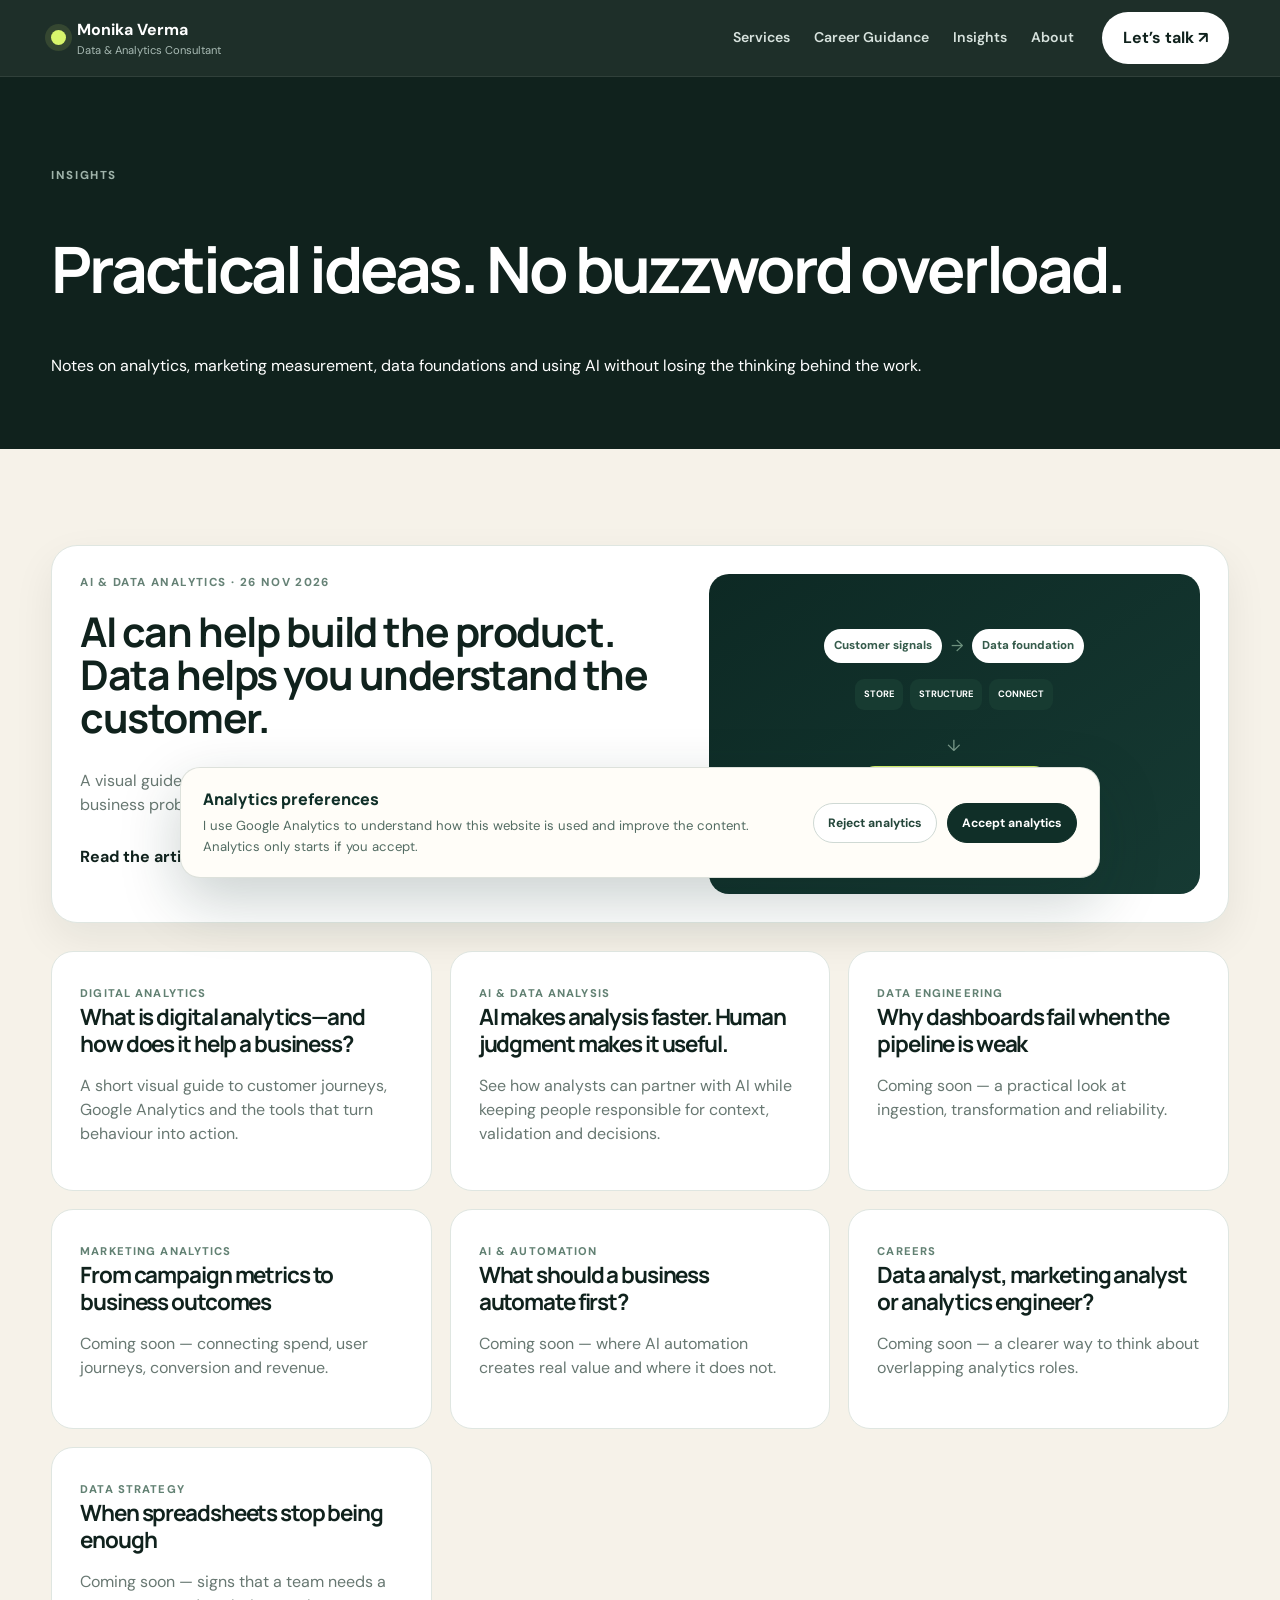
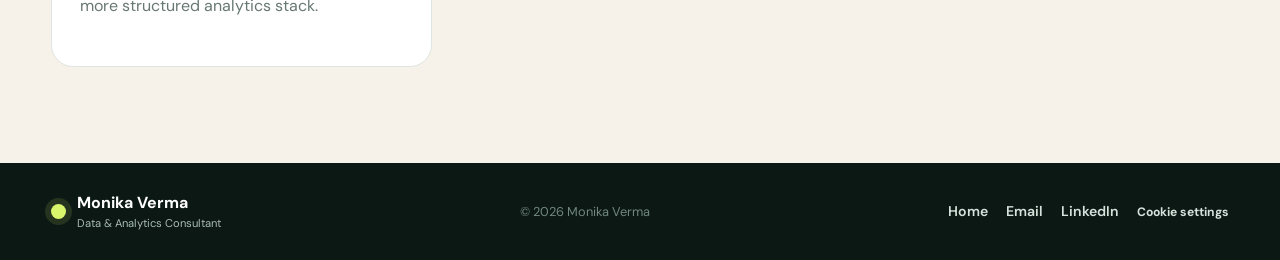
<file: blog.html>
<!DOCTYPE html>
<html lang="en">
<head>
  <meta charset="UTF-8" />
  <meta name="viewport" content="width=device-width, initial-scale=1.0" />
  <meta name="description" content="Practical insights from Monika Verma on analytics, SQL, marketing analytics, data engineering and AI automation." />
  <title>Insights | Monika Verma</title>
  <link rel="preconnect" href="https://fonts.googleapis.com">
  <link rel="preconnect" href="https://fonts.gstatic.com" crossorigin>
  <link href="https://fonts.googleapis.com/css2?family=DM+Sans:wght@400;500;600;700&family=Manrope:wght@600;700;800&display=swap" rel="stylesheet">
  <link rel="stylesheet" href="styles.css?v=20261126-1" />
</head>
<body>
<header class="site-header">
  <div class="container nav-wrap">
    <a class="brand" href="index.html"><span class="brand-dot"></span><span><strong>Monika Verma</strong><small>Data & Analytics Consultant</small></span></a>
    <button class="menu-toggle" aria-label="Open menu" aria-expanded="false">☰</button>
    <nav class="nav-links"><a href="index.html#services">Services</a><a href="career-guidance.html">Career Guidance</a><a href="blog.html">Insights</a><a href="index.html#about">About</a></nav>
    <a class="btn btn-light nav-cta" href="mailto:analytics.digitalimpact@gmail.com?subject=Consulting%20Enquiry">Let’s talk ↗</a>
  </div>
</header>

<main>
  <section class="blog-hero">
    <div class="container">
      <p class="eyebrow light">INSIGHTS</p>
      <h1>Practical ideas. No buzzword overload.</h1>
      <p class="hero-text">Notes on analytics, marketing measurement, data foundations and using AI without losing the thinking behind the work.</p>
    </div>
  </section>

  <section class="section white">
    <div class="container">
      <a class="blog-featured foundation-featured" href="ai-data-analytics-customer-journey.html">
        <div>
          <span>AI &amp; DATA ANALYTICS · 26 NOV 2026</span>
          <h2>AI can help build the product. Data helps you understand the customer.</h2>
          <p>A visual guide to data foundations, customer journeys and using AI to solve real business problems.</p>
          <strong>Read the article →</strong>
        </div>
        <div class="featured-visual foundation-featured-visual">
          <div class="featured-signal-row"><span>Customer signals</span><i>→</i><span>Data foundation</span></div>
          <div class="featured-pipeline"><b>STORE</b><b>STRUCTURE</b><b>CONNECT</b></div>
          <div class="featured-flow">↓</div>
          <div class="featured-ai-outcome"><b>AI + analyst</b><span>pattern → meaning → action</span></div>
        </div>
      </a>

      <div class="blog-grid blog-grid-spaced">
        <a class="blog-card blog-card-link" href="what-is-digital-analytics.html"><span>DIGITAL ANALYTICS</span><h2>What is digital analytics—and how does it help a business?</h2><p>A short visual guide to customer journeys, Google Analytics and the tools that turn behaviour into action.</p></a>
        <a class="blog-card blog-card-link" href="ai-sql-data-analysis.html"><span>AI & DATA ANALYSIS</span><h2>AI makes analysis faster. Human judgment makes it useful.</h2><p>See how analysts can partner with AI while keeping people responsible for context, validation and decisions.</p></a>
        <article class="blog-card"><span>DATA ENGINEERING</span><h2>Why dashboards fail when the pipeline is weak</h2><p>Coming soon — a practical look at ingestion, transformation and reliability.</p></article>
        <article class="blog-card"><span>MARKETING ANALYTICS</span><h2>From campaign metrics to business outcomes</h2><p>Coming soon — connecting spend, user journeys, conversion and revenue.</p></article>
        <article class="blog-card"><span>AI & AUTOMATION</span><h2>What should a business automate first?</h2><p>Coming soon — where AI automation creates real value and where it does not.</p></article>
        <article class="blog-card"><span>CAREERS</span><h2>Data analyst, marketing analyst or analytics engineer?</h2><p>Coming soon — a clearer way to think about overlapping analytics roles.</p></article>
        <article class="blog-card"><span>DATA STRATEGY</span><h2>When spreadsheets stop being enough</h2><p>Coming soon — signs that a team needs a more structured analytics stack.</p></article>
      </div>
    </div>
  </section>
</main>

<footer><div class="container footer-wrap"><div class="brand"><span class="brand-dot"></span><span><strong>Monika Verma</strong><small>Data & Analytics Consultant</small></span></div><p>© <span id="year"></span> Monika Verma</p><div class="footer-links"><a href="index.html">Home</a><a href="mailto:analytics.digitalimpact@gmail.com">Email</a><a href="https://www.linkedin.com/in/monika-verma-3394065a/" target="_blank" rel="noopener">LinkedIn</a></div></div></footer>
<script src="script.js"></script>
</body>
</html>
</file>
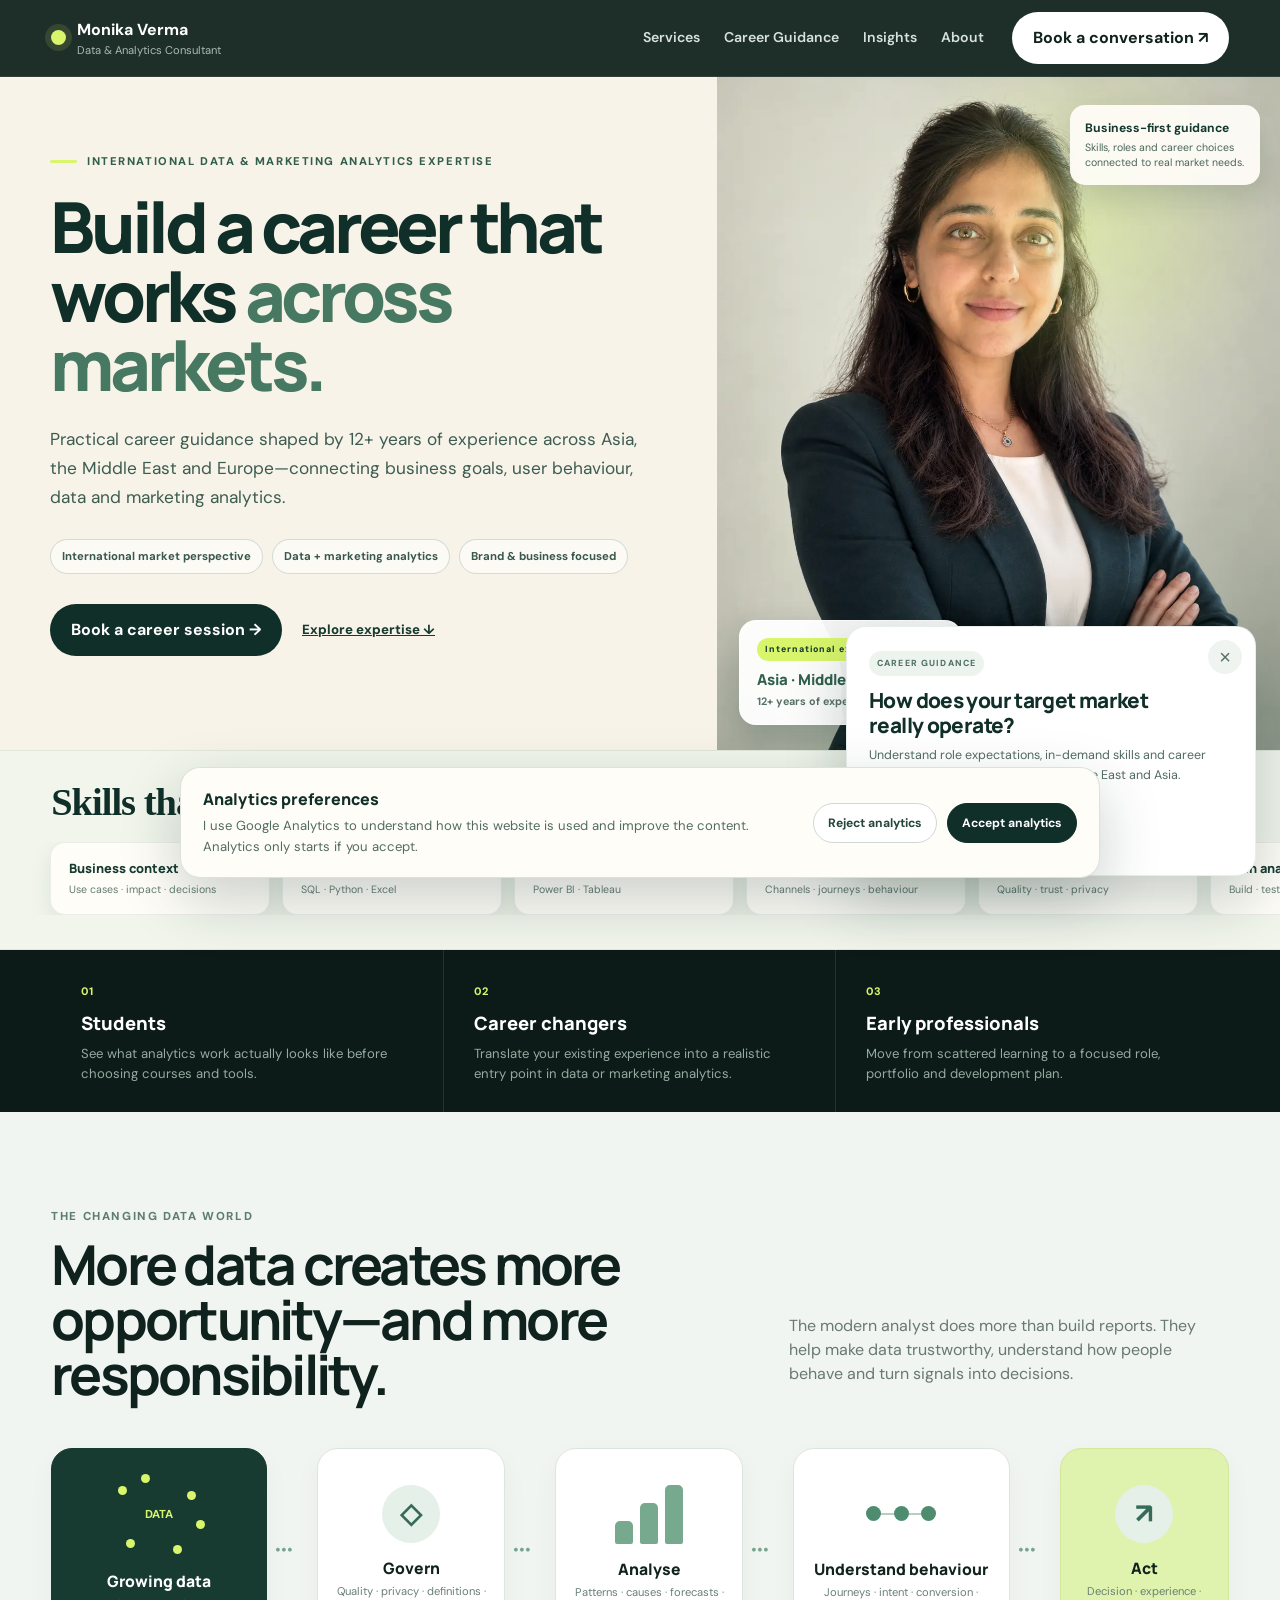
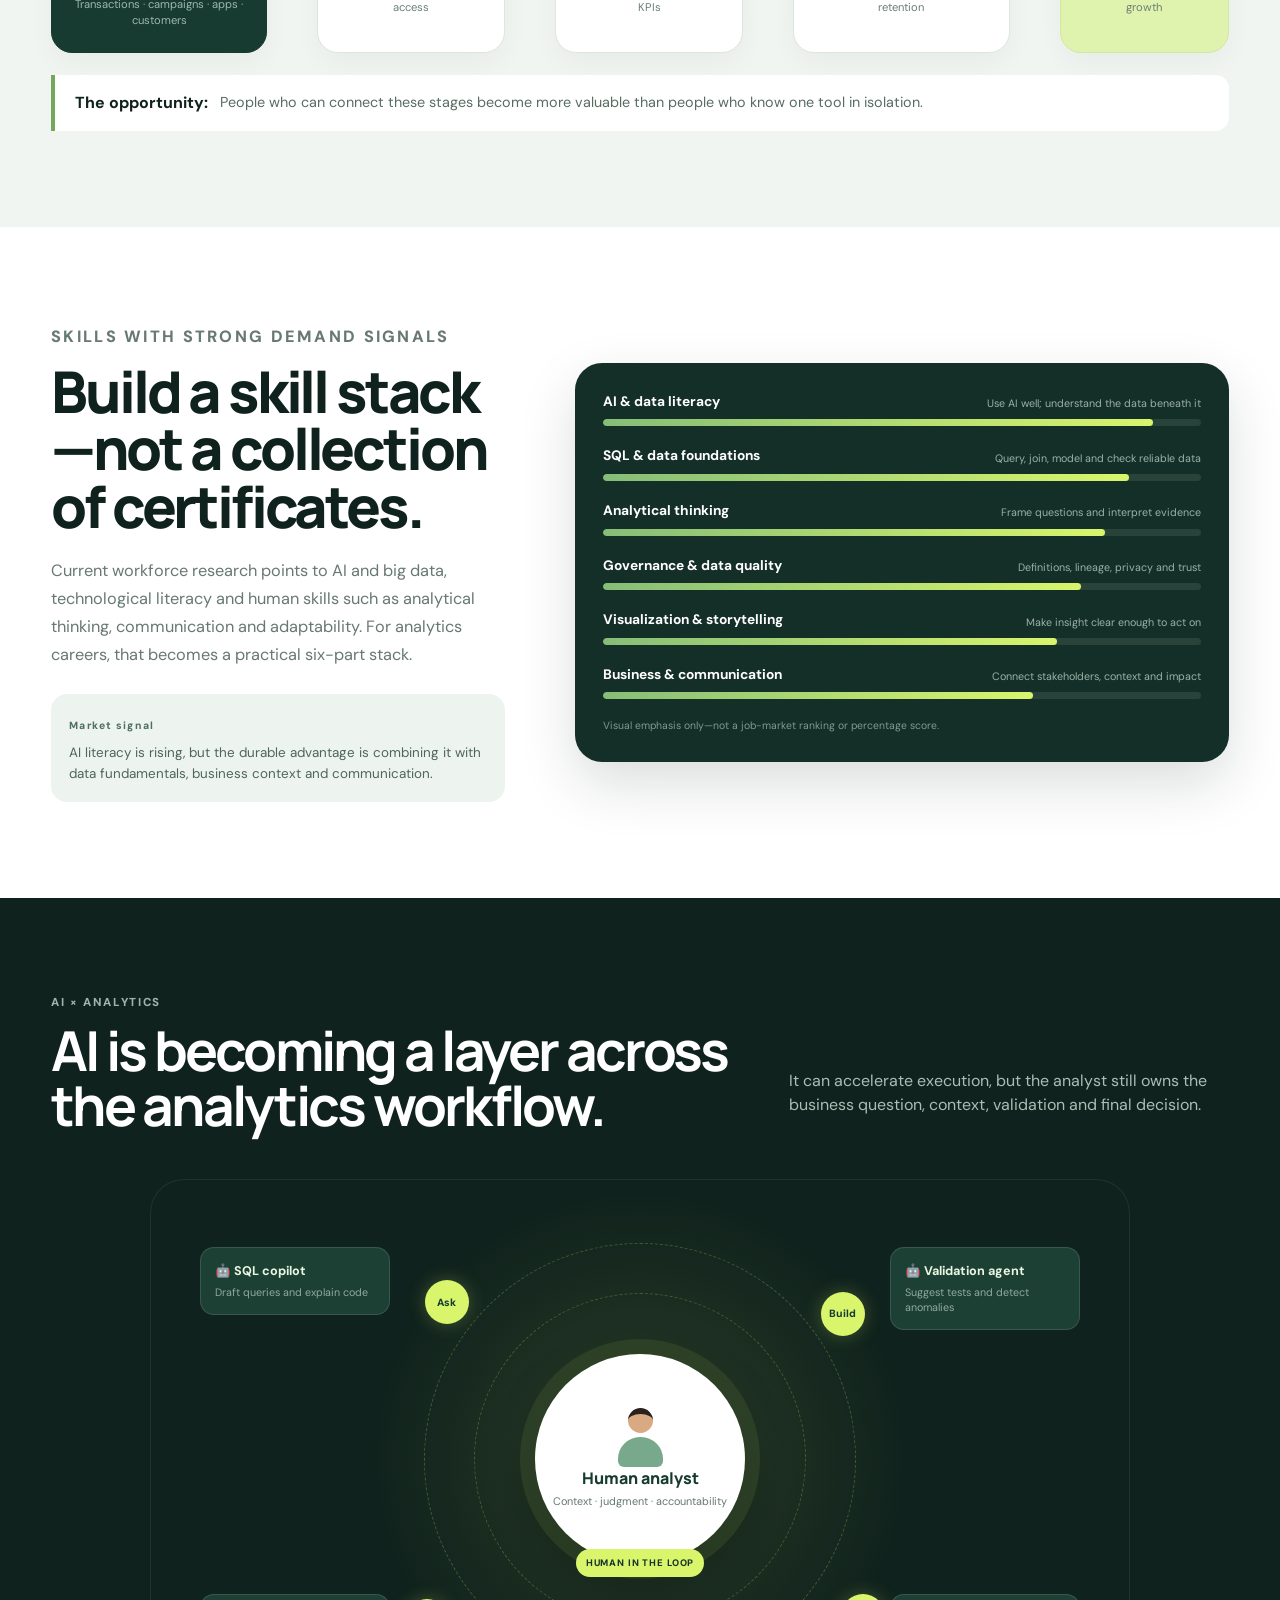
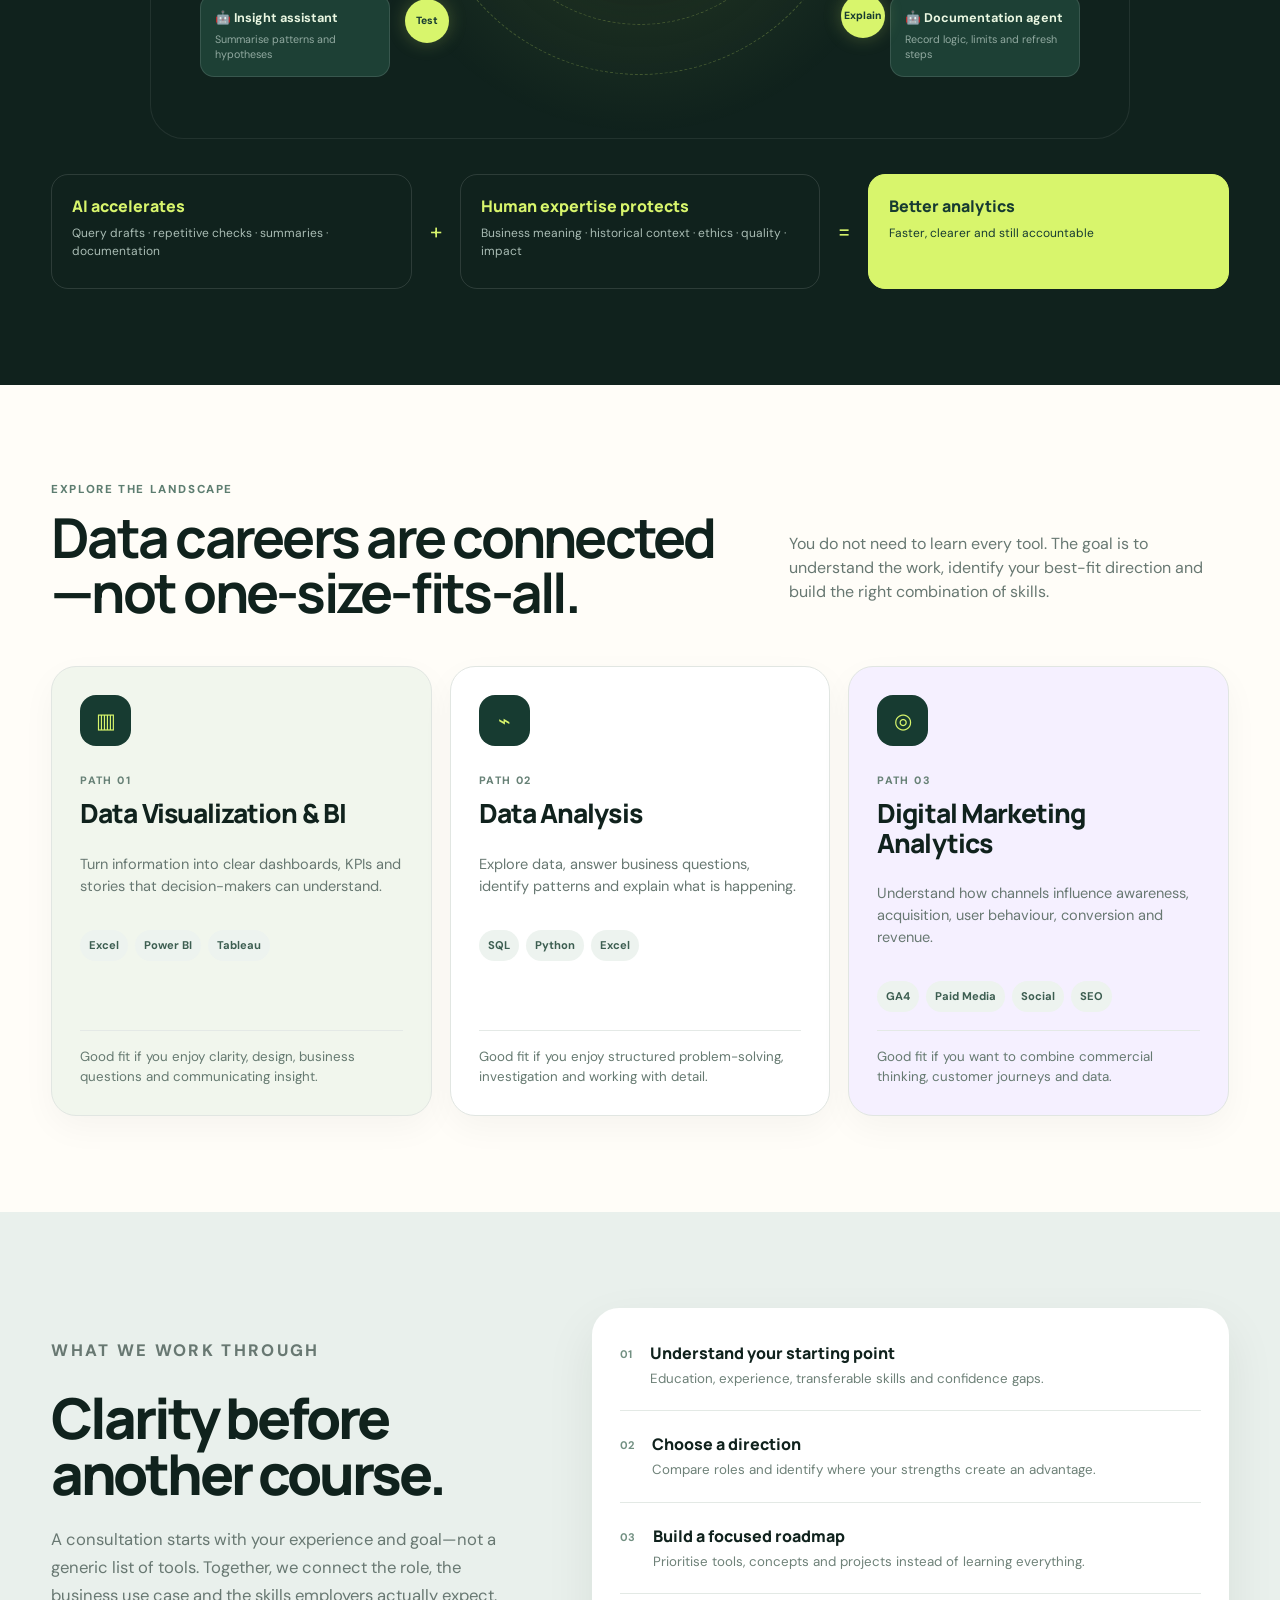
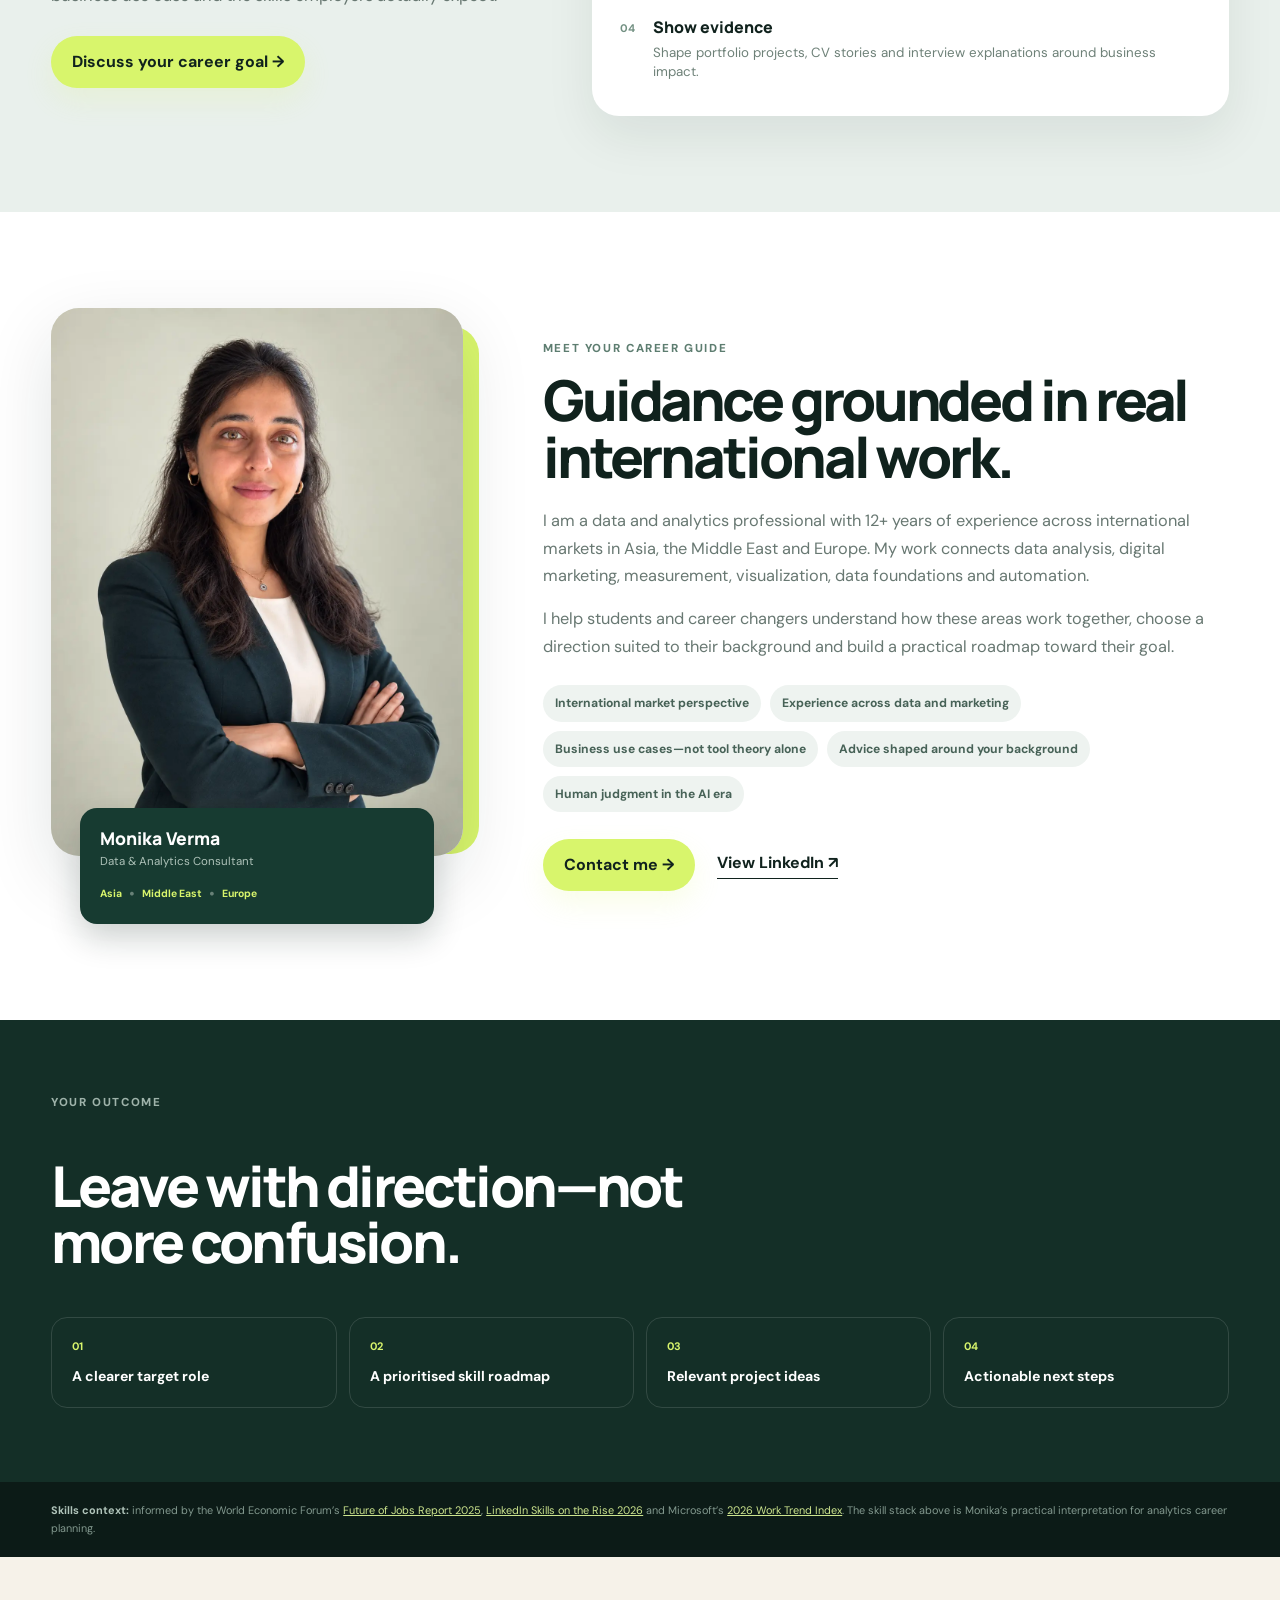
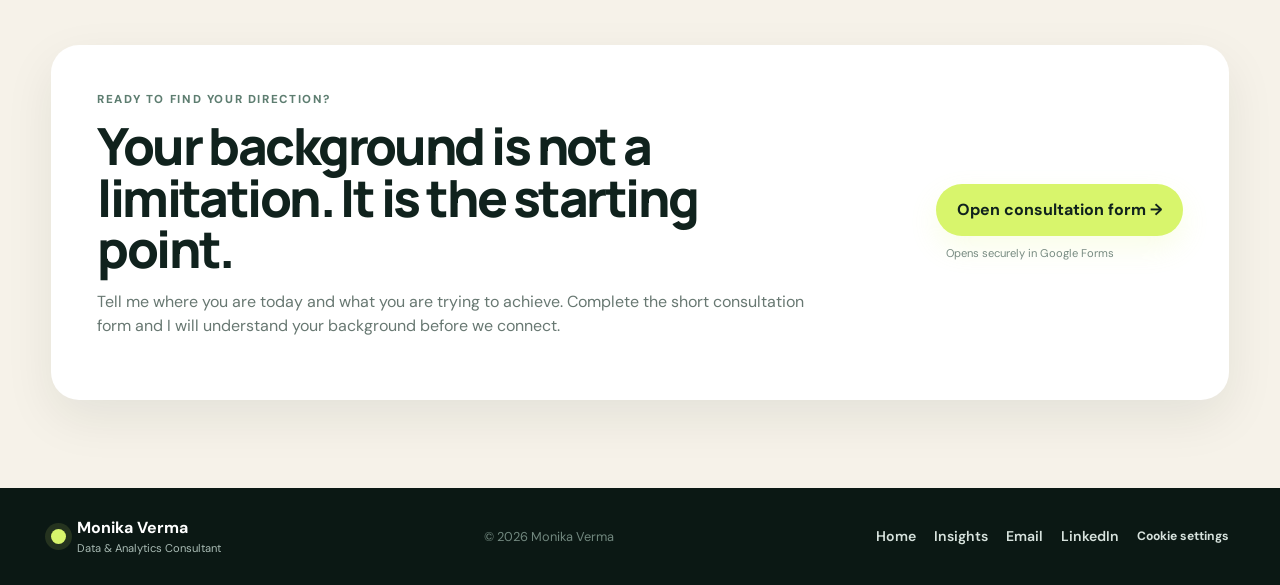
<file: career-guidance.html>
<!DOCTYPE html>
<html lang="en">
<head>
  <meta charset="UTF-8" />
  <meta name="viewport" content="width=device-width, initial-scale=1.0" />
  <meta name="description" content="Practical data analytics and digital marketing career guidance for students, career changers and early professionals. Explore Excel, Power BI, Tableau, SQL, Python and marketing analytics with Monika Verma." />
  <link rel="canonical" href="https://monikaverma14.github.io/website/career-guidance.html" />
  <title>Data Analytics Career Guidance | Monika Verma</title>
  <link rel="preconnect" href="https://fonts.googleapis.com">
  <link rel="preconnect" href="https://fonts.gstatic.com" crossorigin>
  <link href="https://fonts.googleapis.com/css2?family=DM+Sans:wght@400;500;600;700&family=Manrope:wght@600;700;800&display=swap" rel="stylesheet">
  <link rel="stylesheet" href="styles.css?v=20260923-4" />
</head>
<body>
<header class="site-header">
  <div class="container nav-wrap">
    <a class="brand" href="index.html"><span class="brand-dot"></span><span><strong>Monika Verma</strong><small>Data & Analytics Consultant</small></span></a>
    <button class="menu-toggle" aria-label="Open menu" aria-expanded="false">☰</button>
    <nav class="nav-links"><a href="index.html#services">Services</a><a href="career-guidance.html">Career Guidance</a><a href="blog.html">Insights</a><a href="index.html#about">About</a></nav>
    <a class="btn btn-light nav-cta" href="https://docs.google.com/forms/d/e/1FAIpQLSfkpdmbz0LbIIkr_KLHhsisrtjYn5Rlm32xJBh5rQpL77OdUg/viewform?usp=header" target="_blank" rel="noopener">Book a conversation ↗</a>
  </div>
</header>

<main>
  <section class="career-hero">
    <div class="career-hero-grid">
      <div class="career-hero-content reveal">
        <p class="career-hero-eyebrow">INTERNATIONAL DATA &amp; MARKETING ANALYTICS EXPERTISE</p>
        <h1>Build a career that works <span>across markets.</span></h1>
        <p class="career-hero-copy">Practical career guidance shaped by 12+ years of experience across Asia, the Middle East and Europe—connecting business goals, user behaviour, data and marketing analytics.</p>
        <div class="career-proof"><span>International market perspective</span><span>Data + marketing analytics</span><span>Brand &amp; business focused</span></div>
        <div class="hero-actions">
          <a class="btn career-hero-primary" href="https://docs.google.com/forms/d/e/1FAIpQLSfkpdmbz0LbIIkr_KLHhsisrtjYn5Rlm32xJBh5rQpL77OdUg/viewform?usp=header" target="_blank" rel="noopener">Book a career session →</a>
          <a class="career-hero-link" href="#career-paths">Explore expertise ↓</a>
        </div>
      </div>
      <div class="career-hero-portrait reveal">
        <img src="assets/monika-verma-career-consultant.webp" alt="Monika Verma, international data and marketing analytics professional" width="1086" height="1448" fetchpriority="high">
        <div class="career-business-note"><strong>Business-first guidance</strong><span>Skills, roles and career choices connected to real market needs.</span></div>
        <div class="career-market-badge"><small>International expertise</small><strong>Asia · Middle East · Europe</strong><span>12+ years of experience</span></div>
      </div>
    </div>
  </section>

  <section class="career-expertise-strip" aria-label="Skills that turn data into decisions">
    <div class="container career-expertise-heading"><h2>Skills that turn data into decisions</h2><p>Practical expertise for a changing analytics world</p></div>
    <div class="career-skill-window">
      <div class="career-skill-track">
        <div class="career-skill-card"><b>Business context</b><span>Use cases · impact · decisions</span></div>
        <div class="career-skill-card"><b>Data analysis</b><span>SQL · Python · Excel</span></div>
        <div class="career-skill-card"><b>Visualization</b><span>Power BI · Tableau</span></div>
        <div class="career-skill-card"><b>Marketing analytics</b><span>Channels · journeys · behaviour</span></div>
        <div class="career-skill-card"><b>Data governance</b><span>Quality · trust · privacy</span></div>
        <div class="career-skill-card"><b>AI in analytics</b><span>Build · test · validate</span></div>
        <div class="career-skill-card" aria-hidden="true"><b>Business context</b><span>Use cases · impact · decisions</span></div>
        <div class="career-skill-card" aria-hidden="true"><b>Data analysis</b><span>SQL · Python · Excel</span></div>
        <div class="career-skill-card" aria-hidden="true"><b>Visualization</b><span>Power BI · Tableau</span></div>
        <div class="career-skill-card" aria-hidden="true"><b>Marketing analytics</b><span>Channels · journeys · behaviour</span></div>
        <div class="career-skill-card" aria-hidden="true"><b>Data governance</b><span>Quality · trust · privacy</span></div>
        <div class="career-skill-card" aria-hidden="true"><b>AI in analytics</b><span>Build · test · validate</span></div>
      </div>
    </div>
  </section>

  <section class="career-audience">
    <div class="container audience-grid">
      <div><span>01</span><strong>Students</strong><p>See what analytics work actually looks like before choosing courses and tools.</p></div>
      <div><span>02</span><strong>Career changers</strong><p>Translate your existing experience into a realistic entry point in data or marketing analytics.</p></div>
      <div><span>03</span><strong>Early professionals</strong><p>Move from scattered learning to a focused role, portfolio and development plan.</p></div>
    </div>
  </section>

  <section class="section data-world-section">
    <div class="container">
      <div class="section-head reveal"><div><p class="eyebrow">THE CHANGING DATA WORLD</p><h2>More data creates more opportunity—and more responsibility.</h2></div><p>The modern analyst does more than build reports. They help make data trustworthy, understand how people behave and turn signals into decisions.</p></div>
      <div class="data-world-visual reveal" aria-label="Animated flow from growing data through governance, analysis and user behaviour to business action">
        <div class="data-stage data-source-stage">
          <div class="data-cloud"><i></i><i></i><i></i><i></i><i></i><i></i><b>DATA</b></div>
          <strong>Growing data</strong><small>Transactions · campaigns · apps · customers</small>
        </div>
        <div class="data-flow"><span>•••</span></div>
        <div class="data-stage governance-stage"><div class="stage-symbol">◇</div><strong>Govern</strong><small>Quality · privacy · definitions · access</small></div>
        <div class="data-flow"><span>•••</span></div>
        <div class="data-stage analysis-stage"><div class="stage-bars"><i></i><i></i><i></i></div><strong>Analyse</strong><small>Patterns · causes · forecasts · KPIs</small></div>
        <div class="data-flow"><span>•••</span></div>
        <div class="data-stage behaviour-stage"><div class="behaviour-path"><i></i><i></i><i></i></div><strong>Understand behaviour</strong><small>Journeys · intent · conversion · retention</small></div>
        <div class="data-flow"><span>•••</span></div>
        <div class="data-stage action-stage"><div class="stage-symbol">↗</div><strong>Act</strong><small>Decision · experience · growth</small></div>
      </div>
      <div class="data-world-message reveal"><b>The opportunity:</b><span>People who can connect these stages become more valuable than people who know one tool in isolation.</span></div>
    </div>
  </section>

  <section class="section demand-section">
    <div class="container demand-grid">
      <div class="demand-copy reveal"><p class="eyebrow">SKILLS WITH STRONG DEMAND SIGNALS</p><h2>Build a skill stack—not a collection of certificates.</h2><p>Current workforce research points to AI and big data, technological literacy and human skills such as analytical thinking, communication and adaptability. For analytics careers, that becomes a practical six-part stack.</p><div class="demand-note"><span>Market signal</span><p>AI literacy is rising, but the durable advantage is combining it with data fundamentals, business context and communication.</p></div></div>
      <div class="skill-signal-board reveal">
        <div class="skill-signal" style="--signal:92%"><span><b>AI & data literacy</b><small>Use AI well; understand the data beneath it</small></span><i></i></div>
        <div class="skill-signal" style="--signal:88%"><span><b>SQL & data foundations</b><small>Query, join, model and check reliable data</small></span><i></i></div>
        <div class="skill-signal" style="--signal:84%"><span><b>Analytical thinking</b><small>Frame questions and interpret evidence</small></span><i></i></div>
        <div class="skill-signal" style="--signal:80%"><span><b>Governance & data quality</b><small>Definitions, lineage, privacy and trust</small></span><i></i></div>
        <div class="skill-signal" style="--signal:76%"><span><b>Visualization & storytelling</b><small>Make insight clear enough to act on</small></span><i></i></div>
        <div class="skill-signal" style="--signal:72%"><span><b>Business & communication</b><small>Connect stakeholders, context and impact</small></span><i></i></div>
        <p class="signal-disclaimer">Visual emphasis only—not a job-market ranking or percentage score.</p>
      </div>
    </div>
  </section>

  <section class="section ai-domain-section">
    <div class="container">
      <div class="section-head reveal"><div><p class="eyebrow light">AI × ANALYTICS</p><h2>AI is becoming a layer across the analytics workflow.</h2></div><p>It can accelerate execution, but the analyst still owns the business question, context, validation and final decision.</p></div>
      <div class="ai-domain-visual reveal">
        <div class="ai-human-core"><div class="human-avatar"><i></i><b></b></div><strong>Human analyst</strong><small>Context · judgment · accountability</small><span class="human-loop">HUMAN IN THE LOOP</span></div>
        <div class="ai-orbit orbit-one"><span>Ask</span></div><div class="ai-orbit orbit-two"><span>Build</span></div><div class="ai-orbit orbit-three"><span>Test</span></div><div class="ai-orbit orbit-four"><span>Explain</span></div>
        <div class="ai-capability cap-one"><b>🤖 SQL copilot</b><span>Draft queries and explain code</span></div>
        <div class="ai-capability cap-two"><b>🤖 Validation agent</b><span>Suggest tests and detect anomalies</span></div>
        <div class="ai-capability cap-three"><b>🤖 Insight assistant</b><span>Summarise patterns and hypotheses</span></div>
        <div class="ai-capability cap-four"><b>🤖 Documentation agent</b><span>Record logic, limits and refresh steps</span></div>
      </div>
      <div class="ai-balance reveal"><div><b>AI accelerates</b><span>Query drafts · repetitive checks · summaries · documentation</span></div><i>+</i><div><b>Human expertise protects</b><span>Business meaning · historical context · ethics · quality · impact</span></div><i>=</i><div class="balance-result"><b>Better analytics</b><span>Faster, clearer and still accountable</span></div></div>
    </div>
  </section>

  <section class="section career-path-section" id="career-paths">
    <div class="container">
      <div class="section-head reveal"><div><p class="eyebrow">EXPLORE THE LANDSCAPE</p><h2>Data careers are connected—not one-size-fits-all.</h2></div><p>You do not need to learn every tool. The goal is to understand the work, identify your best-fit direction and build the right combination of skills.</p></div>
      <div class="career-path-grid">
        <article class="path-card path-viz reveal"><div class="path-icon">▥</div><span>PATH 01</span><h3>Data Visualization & BI</h3><p>Turn information into clear dashboards, KPIs and stories that decision-makers can understand.</p><div class="path-tools"><b>Excel</b><b>Power BI</b><b>Tableau</b></div><small>Good fit if you enjoy clarity, design, business questions and communicating insight.</small></article>
        <article class="path-card path-analysis reveal"><div class="path-icon">⌁</div><span>PATH 02</span><h3>Data Analysis</h3><p>Explore data, answer business questions, identify patterns and explain what is happening.</p><div class="path-tools"><b>SQL</b><b>Python</b><b>Excel</b></div><small>Good fit if you enjoy structured problem-solving, investigation and working with detail.</small></article>
        <article class="path-card path-marketing reveal"><div class="path-icon">◎</div><span>PATH 03</span><h3>Digital Marketing Analytics</h3><p>Understand how channels influence awareness, acquisition, user behaviour, conversion and revenue.</p><div class="path-tools"><b>GA4</b><b>Paid Media</b><b>Social</b><b>SEO</b></div><small>Good fit if you want to combine commercial thinking, customer journeys and data.</small></article>
      </div>
    </div>
  </section>

  <section class="section guidance-section">
    <div class="container guidance-grid">
      <div class="guidance-copy reveal"><p class="eyebrow">WHAT WE WORK THROUGH</p><h2>Clarity before another course.</h2><p>A consultation starts with your experience and goal—not a generic list of tools. Together, we connect the role, the business use case and the skills employers actually expect.</p><a class="btn btn-accent" href="https://docs.google.com/forms/d/e/1FAIpQLSfkpdmbz0LbIIkr_KLHhsisrtjYn5Rlm32xJBh5rQpL77OdUg/viewform?usp=header" target="_blank" rel="noopener">Discuss your career goal →</a></div>
      <div class="guidance-steps reveal">
        <div><b>01</b><span><strong>Understand your starting point</strong><small>Education, experience, transferable skills and confidence gaps.</small></span></div>
        <div><b>02</b><span><strong>Choose a direction</strong><small>Compare roles and identify where your strengths create an advantage.</small></span></div>
        <div><b>03</b><span><strong>Build a focused roadmap</strong><small>Prioritise tools, concepts and projects instead of learning everything.</small></span></div>
        <div><b>04</b><span><strong>Show evidence</strong><small>Shape portfolio projects, CV stories and interview explanations around business impact.</small></span></div>
      </div>
    </div>
  </section>

  <section class="section expert-section">
    <div class="container expert-grid">
      <figure class="career-profile reveal">
        <div class="career-profile-image"><img src="assets/monika-verma-career-consultant.webp" alt="Monika Verma, data and analytics career consultant" width="1086" height="1448" loading="lazy"></div>
        <figcaption><strong>Monika Verma</strong><span>Data & Analytics Consultant</span><div><b>Asia</b><i>•</i><b>Middle East</b><i>•</i><b>Europe</b></div></figcaption>
      </figure>
      <div class="expert-bio reveal"><p class="eyebrow">MEET YOUR CAREER GUIDE</p><h2>Guidance grounded in real international work.</h2><p>I am a data and analytics professional with 12+ years of experience across international markets in Asia, the Middle East and Europe. My work connects data analysis, digital marketing, measurement, visualization, data foundations and automation.</p><p>I help students and career changers understand how these areas work together, choose a direction suited to their background and build a practical roadmap toward their goal.</p><div class="expert-points"><span>International market perspective</span><span>Experience across data and marketing</span><span>Business use cases—not tool theory alone</span><span>Advice shaped around your background</span><span>Human judgment in the AI era</span></div><div class="expert-contact-row"><a class="btn btn-accent" href="https://docs.google.com/forms/d/e/1FAIpQLSfkpdmbz0LbIIkr_KLHhsisrtjYn5Rlm32xJBh5rQpL77OdUg/viewform?usp=header" target="_blank" rel="noopener">Contact me →</a><a class="text-cta" href="https://www.linkedin.com/in/monika-verma-3394065a/" target="_blank" rel="noopener">View LinkedIn ↗</a></div></div>
    </div>
  </section>

  <section class="career-result-section">
    <div class="container">
      <p class="eyebrow light">YOUR OUTCOME</p><h2>Leave with direction—not more confusion.</h2>
      <div class="result-row"><div><b>01</b><span>A clearer target role</span></div><div><b>02</b><span>A prioritised skill roadmap</span></div><div><b>03</b><span>Relevant project ideas</span></div><div><b>04</b><span>Actionable next steps</span></div></div>
    </div>
  </section>

  <section class="career-sources">
    <div class="container"><p><strong>Skills context:</strong> informed by the World Economic Forum’s <a href="https://www.weforum.org/publications/the-future-of-jobs-report-2025/" target="_blank" rel="noopener">Future of Jobs Report 2025</a>, <a href="https://news.linkedin.com/2026/Skills-on-the-rise-2026" target="_blank" rel="noopener">LinkedIn Skills on the Rise 2026</a> and Microsoft’s <a href="https://www.microsoft.com/en-us/worklab/work-trend-index/agents-human-agency-and-the-opportunity-for-every-organization" target="_blank" rel="noopener">2026 Work Trend Index</a>. The skill stack above is Monika’s practical interpretation for analytics career planning.</p></div>
  </section>

  <section class="career-cta" id="career-contact">
    <div class="container career-cta-box reveal"><div><p class="eyebrow">READY TO FIND YOUR DIRECTION?</p><h2>Your background is not a limitation. It is the starting point.</h2><p>Tell me where you are today and what you are trying to achieve. Complete the short consultation form and I will understand your background before we connect.</p></div><div class="career-form-action"><a class="btn btn-accent" href="https://docs.google.com/forms/d/e/1FAIpQLSfkpdmbz0LbIIkr_KLHhsisrtjYn5Rlm32xJBh5rQpL77OdUg/viewform?usp=header" target="_blank" rel="noopener">Open consultation form →</a><small>Opens securely in Google Forms</small></div></div>
  </section>
</main>

<aside class="career-booking-popup" data-career-booking-popup aria-hidden="true" aria-label="Book a career guidance session">
  <button class="career-popup-close" type="button" aria-label="Close booking prompt">×</button>
  <small>CAREER GUIDANCE</small>
  <h2>How does your target market really operate?</h2>
  <p>Understand role expectations, in-demand skills and career opportunities across Europe, the Middle East and Asia.</p>
  <a class="btn btn-accent" href="https://docs.google.com/forms/d/e/1FAIpQLSfkpdmbz0LbIIkr_KLHhsisrtjYn5Rlm32xJBh5rQpL77OdUg/viewform?usp=header" target="_blank" rel="noopener">Book a session →</a>
</aside>

<footer><div class="container footer-wrap"><div class="brand"><span class="brand-dot"></span><span><strong>Monika Verma</strong><small>Data & Analytics Consultant</small></span></div><p>© <span id="year"></span> Monika Verma</p><div class="footer-links"><a href="index.html">Home</a><a href="blog.html">Insights</a><a href="mailto:analytics.digitalimpact@gmail.com">Email</a><a href="https://www.linkedin.com/in/monika-verma-3394065a/" target="_blank" rel="noopener">LinkedIn</a></div></div></footer>
<script src="script.js"></script>
</body>
</html>
</file>
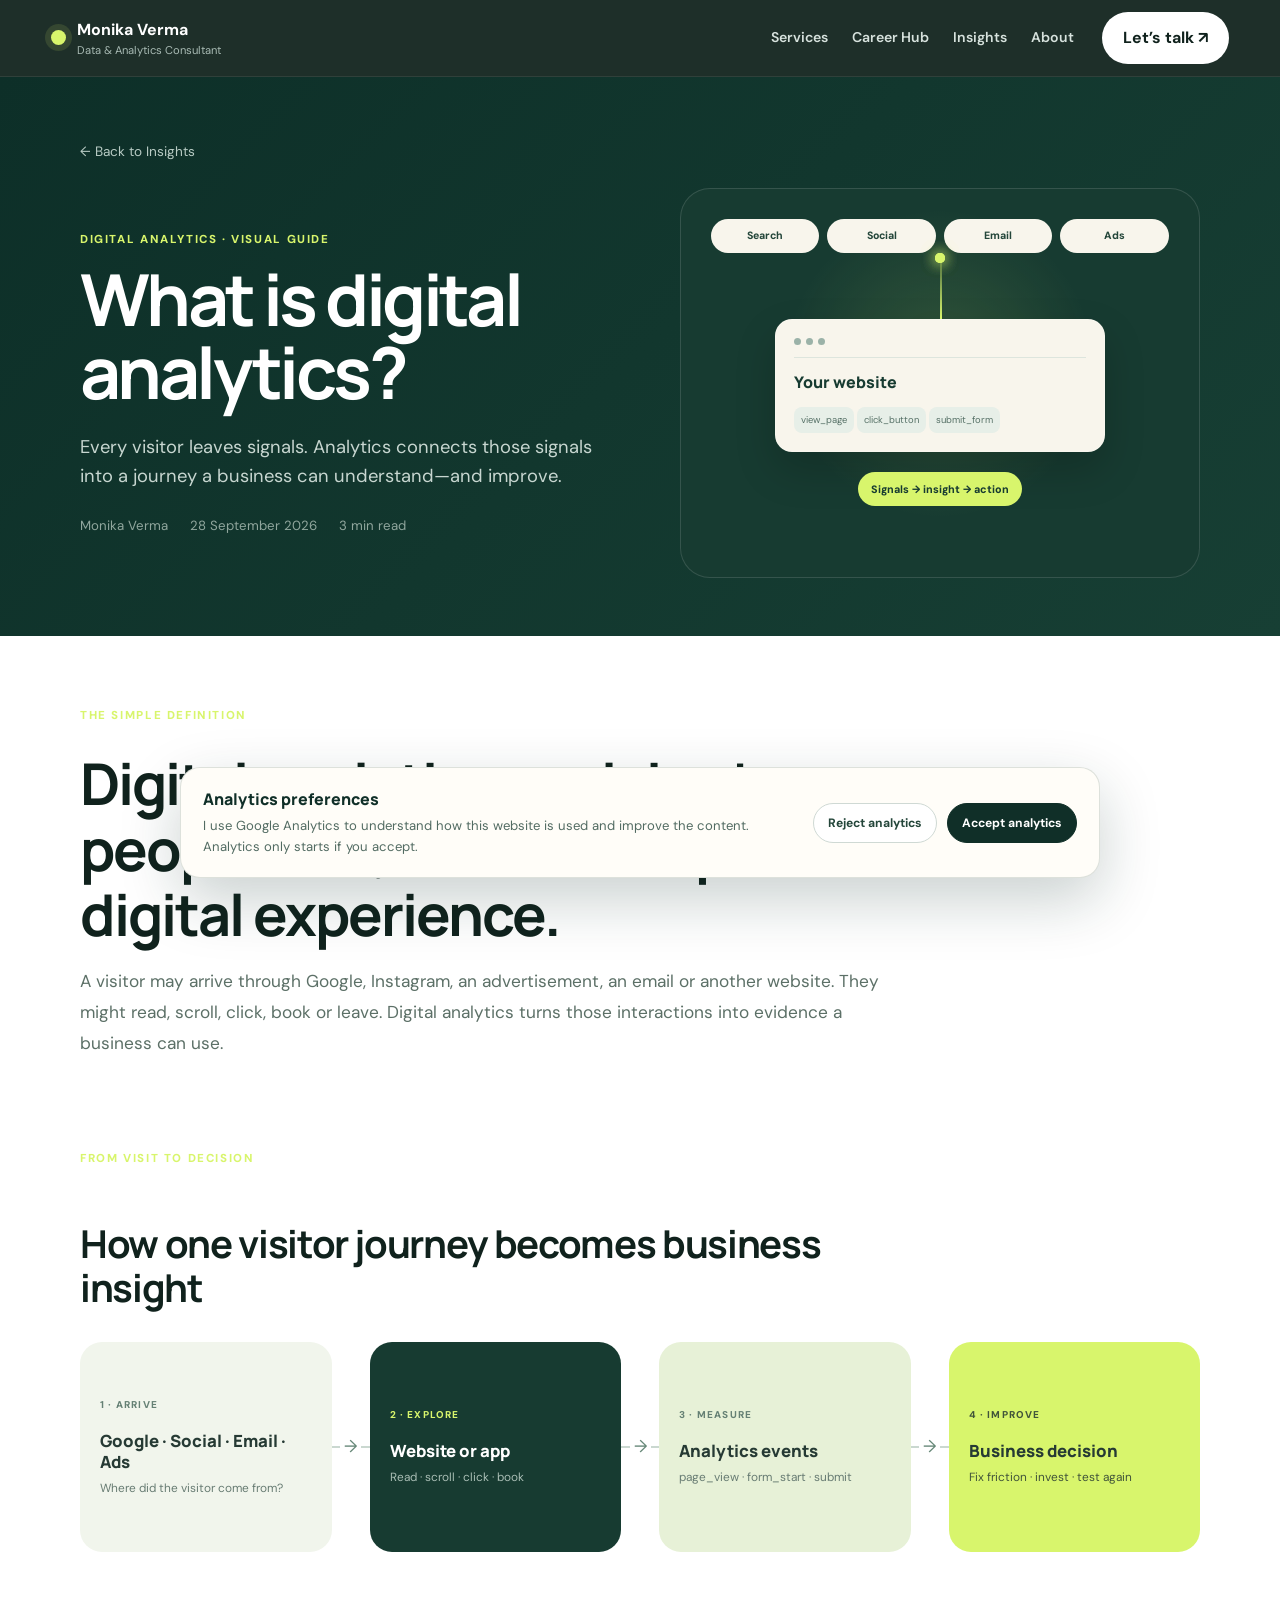
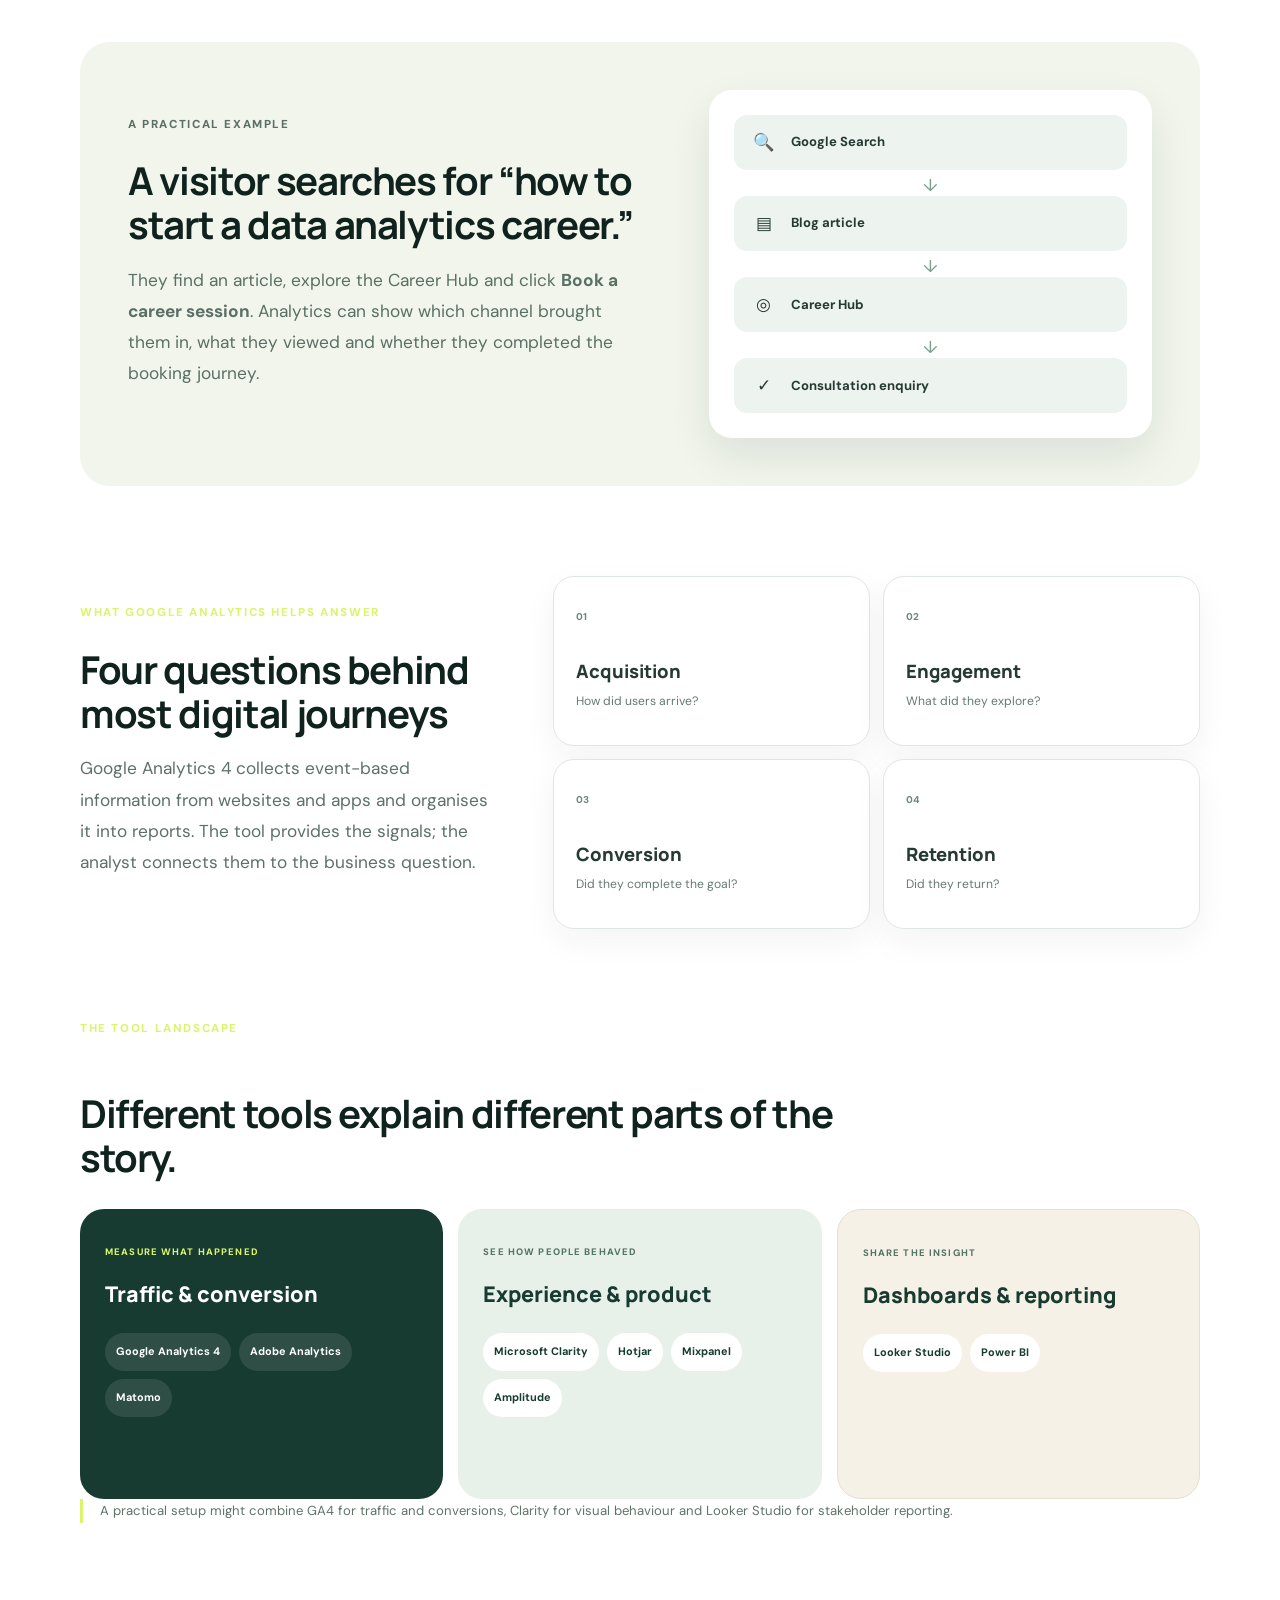
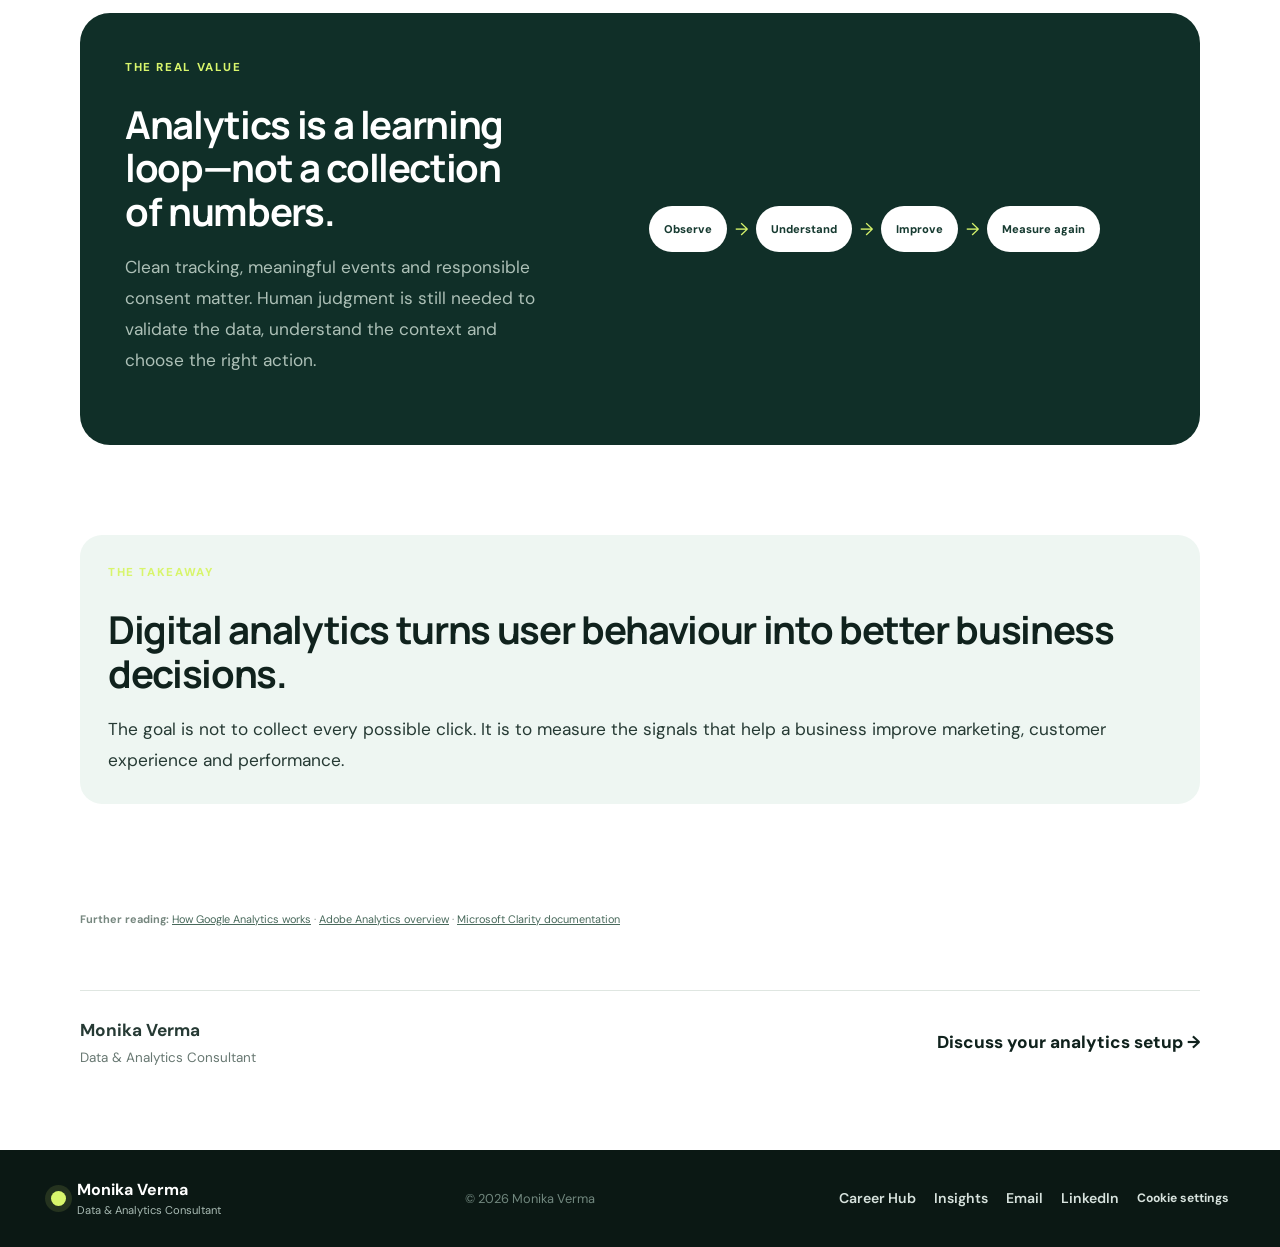
<file: what-is-digital-analytics.html>
<!DOCTYPE html>
<html lang="en">
<head>
  <meta charset="UTF-8" />
  <meta name="viewport" content="width=device-width, initial-scale=1.0" />
  <meta name="description" content="Learn what digital analytics is, how Google Analytics tracks the customer journey, and which tools help businesses understand users and improve results." />
  <link rel="canonical" href="https://monikaverma14.github.io/website/what-is-digital-analytics.html" />
  <title>What Is Digital Analytics? A Visual Guide to Google Analytics | Monika Verma</title>
  <link rel="preconnect" href="https://fonts.googleapis.com">
  <link rel="preconnect" href="https://fonts.gstatic.com" crossorigin>
  <link href="https://fonts.googleapis.com/css2?family=DM+Sans:wght@400;500;600;700&family=Manrope:wght@600;700;800&display=swap" rel="stylesheet">
  <link rel="stylesheet" href="styles.css?v=20260928-1" />
  <script type="application/ld+json">{"@context":"https://schema.org","@type":"BlogPosting","headline":"What Is Digital Analytics? How Google Analytics Helps Businesses","description":"A visual beginner's guide to digital analytics, Google Analytics and the tools used to understand customer journeys.","author":{"@type":"Person","name":"Monika Verma"},"datePublished":"2026-09-28","mainEntityOfPage":"https://monikaverma14.github.io/website/what-is-digital-analytics.html"}</script>
</head>
<body>
<header class="site-header">
  <div class="container nav-wrap">
    <a class="brand" href="index.html"><span class="brand-dot"></span><span><strong>Monika Verma</strong><small>Data & Analytics Consultant</small></span></a>
    <button class="menu-toggle" aria-label="Open menu" aria-expanded="false">☰</button>
    <nav class="nav-links"><a href="index.html#services">Services</a><a href="career-guidance.html">Career Hub</a><a href="blog.html">Insights</a><a href="index.html#about">About</a></nav>
    <a class="btn btn-light nav-cta" href="mailto:analytics.digitalimpact@gmail.com?subject=Digital%20Analytics%20Consultation">Let’s talk ↗</a>
  </div>
</header>

<main>
  <article class="article-page digital-article">
    <header class="article-hero digital-hero">
      <div class="container article-wide">
        <a class="article-back" href="blog.html">← Back to Insights</a>
        <div class="digital-hero-grid">
          <div>
            <p class="article-category">DIGITAL ANALYTICS · VISUAL GUIDE</p>
            <h1>What is digital analytics?</h1>
            <p class="article-deck">Every visitor leaves signals. Analytics connects those signals into a journey a business can understand—and improve.</p>
            <div class="article-meta"><span>Monika Verma</span><span>28 September 2026</span><span>3 min read</span></div>
          </div>
          <div class="traffic-visual" role="img" aria-label="Visitors move from search, social, email and advertising into a website, where their actions become analytics insights.">
            <div class="traffic-sources"><span>Search</span><span>Social</span><span>Email</span><span>Ads</span></div>
            <div class="traffic-lines" aria-hidden="true"><i></i><i></i><i></i></div>
            <div class="mini-browser"><div class="browser-top"><i></i><i></i><i></i></div><strong>Your website</strong><span>view_page</span><span>click_button</span><span>submit_form</span></div>
            <div class="insight-pill">Signals → insight → action</div>
          </div>
        </div>
      </div>
    </header>

    <div class="container article-wide article-body digital-body">
      <section class="digital-intro reveal">
        <p class="article-category">THE SIMPLE DEFINITION</p>
        <h2>Digital analytics explains how people find, use and respond to a digital experience.</h2>
        <p>A visitor may arrive through Google, Instagram, an advertisement, an email or another website. They might read, scroll, click, book or leave. Digital analytics turns those interactions into evidence a business can use.</p>
      </section>

      <section class="journey-section reveal" aria-labelledby="journey-heading">
        <div class="journey-heading"><p class="article-category">FROM VISIT TO DECISION</p><h2 id="journey-heading">How one visitor journey becomes business insight</h2></div>
        <div class="analytics-journey" role="img" aria-label="A visitor arrives from a marketing source, uses a website, creates analytics events, appears in reports and informs a business improvement.">
          <div class="journey-node source-node"><small>1 · ARRIVE</small><b>Google · Social · Email · Ads</b><span>Where did the visitor come from?</span></div>
          <div class="journey-arrow"><i></i><em>→</em></div>
          <div class="journey-node website-node"><small>2 · EXPLORE</small><b>Website or app</b><span>Read · scroll · click · book</span></div>
          <div class="journey-arrow"><i></i><em>→</em></div>
          <div class="journey-node event-node"><small>3 · MEASURE</small><b>Analytics events</b><span>page_view · form_start · submit</span></div>
          <div class="journey-arrow"><i></i><em>→</em></div>
          <div class="journey-node decision-node"><small>4 · IMPROVE</small><b>Business decision</b><span>Fix friction · invest · test again</span></div>
        </div>
      </section>

      <section class="career-example reveal">
        <div class="example-copy"><p class="article-category">A PRACTICAL EXAMPLE</p><h2>A visitor searches for “how to start a data analytics career.”</h2><p>They find an article, explore the Career Hub and click <strong>Book a career session</strong>. Analytics can show which channel brought them in, what they viewed and whether they completed the booking journey.</p></div>
        <div class="example-funnel" aria-label="Google Search leads to a blog article, then the Career Hub, a booking click and a consultation enquiry.">
          <div><span>🔍</span><b>Google Search</b></div><i>↓</i><div><span>▤</span><b>Blog article</b></div><i>↓</i><div><span>◎</span><b>Career Hub</b></div><i>↓</i><div><span>✓</span><b>Consultation enquiry</b></div>
        </div>
      </section>

      <section class="ga-section reveal" aria-labelledby="ga-heading">
        <div class="ga-copy"><p class="article-category">WHAT GOOGLE ANALYTICS HELPS ANSWER</p><h2 id="ga-heading">Four questions behind most digital journeys</h2><p>Google Analytics 4 collects event-based information from websites and apps and organises it into reports. The tool provides the signals; the analyst connects them to the business question.</p></div>
        <div class="ga-question-grid">
          <div><span>01</span><b>Acquisition</b><p>How did users arrive?</p></div>
          <div><span>02</span><b>Engagement</b><p>What did they explore?</p></div>
          <div><span>03</span><b>Conversion</b><p>Did they complete the goal?</p></div>
          <div><span>04</span><b>Retention</b><p>Did they return?</p></div>
        </div>
      </section>

      <section class="tools-section reveal" aria-labelledby="tools-heading">
        <div class="tools-heading"><p class="article-category">THE TOOL LANDSCAPE</p><h2 id="tools-heading">Different tools explain different parts of the story.</h2></div>
        <div class="tool-landscape">
          <div class="tool-group"><span>MEASURE WHAT HAPPENED</span><h3>Traffic & conversion</h3><div><b>Google Analytics 4</b><b>Adobe Analytics</b><b>Matomo</b></div></div>
          <div class="tool-group"><span>SEE HOW PEOPLE BEHAVED</span><h3>Experience & product</h3><div><b>Microsoft Clarity</b><b>Hotjar</b><b>Mixpanel</b><b>Amplitude</b></div></div>
          <div class="tool-group"><span>SHARE THE INSIGHT</span><h3>Dashboards & reporting</h3><div><b>Looker Studio</b><b>Power BI</b></div></div>
        </div>
        <p class="tool-note">A practical setup might combine GA4 for traffic and conversions, Clarity for visual behaviour and Looker Studio for stakeholder reporting.</p>
      </section>

      <section class="decision-loop-section reveal">
        <div><p class="article-category">THE REAL VALUE</p><h2>Analytics is a learning loop—not a collection of numbers.</h2><p>Clean tracking, meaningful events and responsible consent matter. Human judgment is still needed to validate the data, understand the context and choose the right action.</p></div>
        <div class="decision-loop" aria-label="Observe behaviour, understand the pattern, improve the experience and measure again."><span>Observe</span><i>→</i><span>Understand</span><i>→</i><span>Improve</span><i>→</i><span>Measure again</span></div>
      </section>

      <section class="article-ending visual-ending reveal">
        <p class="article-category">THE TAKEAWAY</p>
        <h2>Digital analytics turns user behaviour into better business decisions.</h2>
        <p>The goal is not to collect every possible click. It is to measure the signals that help a business improve marketing, customer experience and performance.</p>
      </section>

      <div class="article-sources"><strong>Further reading:</strong> <a href="https://support.google.com/analytics/answer/12159447" target="_blank" rel="noopener">How Google Analytics works</a> · <a href="https://experienceleague.adobe.com/en/docs/analytics/analyze/admin-overview/analytics-overview" target="_blank" rel="noopener">Adobe Analytics overview</a> · <a href="https://learn.microsoft.com/en-us/clarity/" target="_blank" rel="noopener">Microsoft Clarity documentation</a></div>
      <div class="article-author"><div><strong>Monika Verma</strong><span>Data & Analytics Consultant</span></div><a href="index.html#contact">Discuss your analytics setup →</a></div>
    </div>
  </article>
</main>

<footer><div class="container footer-wrap"><div class="brand"><span class="brand-dot"></span><span><strong>Monika Verma</strong><small>Data & Analytics Consultant</small></span></div><p>© <span id="year"></span> Monika Verma</p><div class="footer-links"><a href="career-guidance.html">Career Hub</a><a href="blog.html">Insights</a><a href="mailto:analytics.digitalimpact@gmail.com">Email</a><a href="https://www.linkedin.com/in/monika-verma-3394065a/" target="_blank" rel="noopener">LinkedIn</a></div></div></footer>
<script src="script.js"></script>
</body>
</html>
</file>
<file: styles.css>
:root{--ink:#10221d;--ink2:#17332b;--cream:#f6f2e9;--paper:#fffdf8;--sage:#8fb7a8;--sage2:#cfe1d9;--lime:#d8f56c;--muted:#687872;--line:#dfe6e1;--white:#fff;--shadow:0 24px 70px rgba(16,34,29,.12)}*{box-sizing:border-box}html{scroll-behavior:smooth}body{margin:0;font-family:"DM Sans",sans-serif;background:var(--cream);color:var(--ink);line-height:1.5}.container{width:min(1180px,92%);margin:auto}.site-header{position:sticky;top:0;z-index:40;background:rgba(16,34,29,.94);backdrop-filter:blur(14px);border-bottom:1px solid rgba(255,255,255,.08)}.nav-wrap{min-height:76px;display:flex;align-items:center;gap:28px}.brand{display:flex;align-items:center;gap:11px;color:#fff;text-decoration:none}.brand-dot{width:15px;height:15px;border-radius:50%;background:var(--lime);box-shadow:0 0 0 6px rgba(216,245,108,.12)}.brand strong,.brand small{display:block}.brand small{font-size:.7rem;color:#a9bbb4}.nav-links{display:flex;gap:24px;margin-left:auto}.nav-links a,.footer-links a{color:#d7e2dd;text-decoration:none;font-size:.88rem;font-weight:600}.nav-links a:hover{color:var(--lime)}.menu-toggle{display:none;color:white;border:0;background:none;font-size:1.4rem}.btn{display:inline-flex;align-items:center;justify-content:center;text-decoration:none;border-radius:999px;padding:13px 20px;font-weight:700;transition:.2s;border:1px solid transparent}.btn:hover{transform:translateY(-2px)}.btn-light{background:#fff;color:var(--ink)}.btn-accent{background:var(--lime);color:var(--ink);box-shadow:0 12px 28px rgba(216,245,108,.16)}.btn-outline{border-color:#bccbc4;color:var(--ink);background:transparent}.text-cta{color:inherit;font-weight:700;text-decoration:none;border-bottom:1px solid currentColor;padding-bottom:3px}.hero{position:relative;overflow:hidden;background:var(--ink);color:white;padding:96px 0 88px}.hero-glow{position:absolute;border-radius:50%;filter:blur(10px)}.glow-a{width:430px;height:430px;right:-120px;top:-140px;background:rgba(143,183,168,.17)}.glow-b{width:280px;height:280px;left:36%;bottom:-180px;background:rgba(216,245,108,.08)}.hero-grid{position:relative;z-index:2;display:grid;grid-template-columns:1.05fr .95fr;gap:60px;align-items:center}.hero-badge{display:inline-flex;padding:8px 12px;border:1px solid rgba(255,255,255,.16);border-radius:999px;font-size:.72rem;letter-spacing:.11em;color:#bcd0c7}.hero h1{font-family:"Manrope",sans-serif;font-size:clamp(3.7rem,7vw,6.7rem);line-height:.93;letter-spacing:-.065em;margin:22px 0}.hero h1 span{color:var(--lime)}.hero-copy>p{font-size:1.18rem;color:#b8c8c2;max-width:650px}.hero-actions{display:flex;align-items:center;gap:22px;margin:30px 0}.hero-proof{display:flex;gap:11px;align-items:center;color:#91a49c;font-size:.82rem}.hero-proof b{color:#51685f}.hero-bento{display:grid;grid-template-columns:1fr 1fr;gap:14px}.bento-card{background:rgba(255,255,255,.07);border:1px solid rgba(255,255,255,.12);border-radius:24px;padding:22px;backdrop-filter:blur(8px)}.bento-large{grid-column:1/3;min-height:250px}.tiny-label{font-size:.68rem;letter-spacing:.14em;color:#91a49c}.flow-line{display:flex;align-items:center;justify-content:space-between;gap:8px;margin:42px 0}.flow-line i{font-style:normal;padding:11px 12px;border-radius:12px;background:rgba(255,255,255,.08);font-size:.78rem}.flow-line b{color:var(--lime)}.spark{height:75px;display:flex;align-items:flex-end;gap:10px}.spark span{flex:1;background:linear-gradient(180deg,var(--lime),#9fc965);border-radius:8px 8px 2px 2px}.metric small,.metric strong,.metric em{display:block}.metric small{color:#91a49c}.metric strong{font-size:2rem;color:var(--lime);margin:8px 0}.metric em{font-style:normal}.bento-wide{grid-column:1/3}.bento-wide small,.bento-wide strong{display:block}.bento-wide small{color:#91a49c}.bento-wide strong{font-size:1.4rem;margin-top:4px}.logo-strip{background:#142a24;border-top:1px solid rgba(255,255,255,.06);border-bottom:1px solid rgba(255,255,255,.06)}.strip-inner{display:flex;justify-content:space-between;gap:18px;overflow:auto;padding:18px 0;color:#9bb0a7;font-size:.72rem;letter-spacing:.12em;font-weight:700;white-space:nowrap}.section{padding:96px 0}.section-head{display:flex;justify-content:space-between;align-items:flex-end;gap:40px;margin-bottom:46px}.section-head>div{max-width:720px}.section-head>p{max-width:440px;color:var(--muted)}.eyebrow{font-size:.72rem;letter-spacing:.14em;font-weight:800;color:#5d7d70;margin:0 0 12px}.eyebrow.light{color:#9fb3aa}.section h2,.cta-section h2{font-family:"Manrope",sans-serif;font-size:clamp(2.4rem,4.3vw,4.2rem);line-height:1;letter-spacing:-.05em;margin:0}.services-section{background:var(--paper)}.service-bento{display:grid;grid-template-columns:1.25fr .75fr;gap:18px}.service-card{position:relative;overflow:hidden;background:#f4f0e8;border:1px solid #e3ded4;border-radius:28px;padding:30px;min-height:270px;transition:.25s}.service-card:hover{transform:translateY(-5px);box-shadow:var(--shadow)}.service-hero{grid-row:span 2;min-height:560px;background:linear-gradient(145deg,#dcebe4,#f8f4eb)}.service-top{display:flex;justify-content:space-between}.service-number{font-size:.8rem;color:#789186}.service-tag{font-size:.68rem;letter-spacing:.12em;padding:7px 10px;border-radius:999px;background:#fff}.service-card h3{font-family:"Manrope";font-size:2rem;line-height:1.05;margin:24px 0 10px}.service-hero h3{font-size:3.2rem;max-width:430px}.service-card p{color:var(--muted);max-width:520px}.diagram{display:flex;flex-wrap:wrap;gap:8px;align-items:center;margin:48px 0 28px}.diagram span,.diagram strong{padding:10px 12px;border-radius:12px;background:#fff;border:1px solid #d5dfda;font-size:.78rem}.diagram strong{background:var(--ink);color:#fff}.diagram i{font-style:normal;color:#6f867c}.chips{display:flex;gap:8px;flex-wrap:wrap}.chips span{padding:8px 10px;border-radius:999px;background:rgba(255,255,255,.7);font-size:.76rem}.dark-card{background:var(--ink);color:#fff;border-color:var(--ink)}.dark-card p{color:#9fb0aa}.dark-card .service-number{color:#799189}.mini-chart{display:flex;align-items:flex-end;gap:8px;height:84px;margin-top:34px}.mini-chart i{flex:1;background:var(--sage);border-radius:7px 7px 2px 2px}.mini-chart i:nth-child(1){height:24%}.mini-chart i:nth-child(2){height:46%}.mini-chart i:nth-child(3){height:35%}.mini-chart i:nth-child(4){height:70%}.mini-chart i:nth-child(5){height:88%}.funnel{margin-top:34px;display:flex;flex-direction:column;align-items:center;gap:7px}.funnel i{height:11px;background:var(--lime);border-radius:999px}.funnel i:nth-child(1){width:80%}.funnel i:nth-child(2){width:56%}.funnel i:nth-child(3){width:31%}.automation-flow{display:flex;align-items:center;gap:8px;margin-top:38px}.automation-flow span{padding:10px 12px;background:#fff;border-radius:12px;font-size:.76rem}.automation-flow b{color:#8ea69b}.career-card{background:#eee5ff;border-color:#dfd2fb}.project-showcase{background:#e8efeb}.project-cards{display:grid;grid-template-columns:repeat(4,1fr);gap:14px}.project-card{background:#fff;border-radius:24px;padding:24px;border:1px solid var(--line);min-height:260px}.project-icon{width:48px;height:48px;border-radius:15px;display:grid;place-items:center;background:var(--ink);color:var(--lime);font-size:1.35rem}.project-card h3{font-family:"Manrope";font-size:1.5rem;line-height:1.1;margin:28px 0 10px}.project-card p{color:var(--muted);font-size:.9rem}.project-card>span{display:inline-block;margin-top:18px;font-size:.72rem;color:#6f867c;font-weight:700}.about-section{background:#fff}.about-grid{display:grid;grid-template-columns:.8fr 1.2fr;gap:70px;align-items:center}.about-photo{position:relative}.about-photo:before{content:"";position:absolute;inset:18px -18px -18px 18px;background:var(--lime);border-radius:28px}.about-photo img{position:relative;z-index:2;width:100%;display:block;border-radius:28px;object-fit:cover;aspect-ratio:4/5;box-shadow:var(--shadow)}.about-copy h2{font-size:clamp(2.8rem,4.5vw,4.7rem)}.about-copy>p{font-size:1.1rem;color:var(--muted);max-width:620px}.about-points{display:flex;gap:10px;flex-wrap:wrap;margin:26px 0}.about-points span{padding:9px 12px;border-radius:999px;background:#edf2ef;font-size:.78rem}.insights-preview{background:var(--cream)}.insight-row{display:grid;grid-template-columns:repeat(3,1fr);gap:16px}.insight-tile{padding:26px;border-radius:22px;background:#fff;border:1px solid var(--line);min-height:180px}.insight-tile span{font-size:.68rem;letter-spacing:.12em;color:#628173;font-weight:800}.insight-tile h3{font-family:"Manrope";font-size:1.35rem;line-height:1.2;margin-top:26px}.cta-section{background:var(--ink);padding:76px 0}.cta-box{display:flex;justify-content:space-between;align-items:center;gap:30px;color:#fff}.cta-box h2{max-width:760px}.cta-right{display:flex;flex-direction:column;align-items:flex-start;gap:12px}.email-link{color:#a7bbb2;text-decoration:none;font-size:.9rem}footer{background:#0b1814;padding:26px 0}.footer-wrap{display:flex;align-items:center;justify-content:space-between;gap:24px}.footer-wrap p{color:#71877e;font-size:.8rem}.footer-links{display:flex;gap:18px}.reveal{opacity:0;transform:translateY(18px);transition:.55s}.reveal.visible{opacity:1;transform:none}.blog-hero{padding:90px 0 55px;background:var(--ink);color:#fff}.blog-hero h1{font-family:"Manrope";font-size:clamp(3rem,5vw,5rem);line-height:1;letter-spacing:-.05em}.blog-grid{display:grid;grid-template-columns:repeat(3,1fr);gap:18px}.blog-card{padding:28px;border-radius:22px;background:#fff;border:1px solid var(--line)}.blog-card span{font-size:.7rem;color:#628173;font-weight:800;letter-spacing:.1em}.blog-card h2{font-family:"Manrope";font-size:1.4rem;line-height:1.2}.blog-card p{color:var(--muted)}@media(max-width:1000px){.nav-links{display:none}.menu-toggle{display:block;margin-left:auto}.nav-cta{display:none}.nav-links.open{position:absolute;display:flex;flex-direction:column;left:0;right:0;top:76px;background:var(--ink);padding:20px 5%}.hero-grid,.about-grid{grid-template-columns:1fr}.hero-bento{margin-top:10px}.service-bento{grid-template-columns:1fr}.service-hero{grid-row:auto;min-height:auto}.project-cards{grid-template-columns:repeat(2,1fr)}.section-head{align-items:flex-start;flex-direction:column}.insight-row{grid-template-columns:1fr 1fr}}@media(max-width:650px){.hero{padding-top:68px}.hero h1{font-size:3.6rem}.hero-actions{align-items:flex-start;flex-direction:column}.flow-line{display:grid;grid-template-columns:1fr 24px 1fr}.flow-line>i:nth-of-type(3),.flow-line>i:nth-of-type(4){margin-top:6px}.project-cards,.insight-row,.blog-grid{grid-template-columns:1fr}.about-grid{gap:44px}.cta-box,.footer-wrap{align-items:flex-start;flex-direction:column}.service-hero h3{font-size:2.5rem}.section{padding:72px 0}.strip-inner{justify-content:flex-start}}
/* 2026-09-20 focused marketing-data-automation refresh */
.journey-card{grid-column:1/3;min-height:300px}
.journey-flow{display:grid;grid-template-columns:1fr 24px 1fr 24px 1fr 24px 1fr;gap:8px;align-items:center;margin-top:34px}
.journey-flow>div{padding:16px 12px;border-radius:16px;background:rgba(255,255,255,.08);border:1px solid rgba(255,255,255,.08)}
.journey-flow b,.journey-flow span,.journey-flow small{display:block}
.journey-flow b{color:var(--lime);font-size:.72rem;margin-bottom:9px}
.journey-flow span{font-weight:800}.journey-flow small{font-size:.68rem;color:#97aaa2;margin-top:4px}.journey-flow>i{font-style:normal;color:var(--lime);text-align:center}
.compact-services{grid-template-columns:repeat(3,1fr)}.compact-services .service-card{min-height:290px}.compact-services .service-card h3{font-size:1.7rem}
.tool-chips{display:flex;flex-wrap:wrap;gap:7px;margin-top:26px}.tool-chips span{padding:8px 10px;border-radius:999px;background:#fff;border:1px solid #e2ded5;font-size:.72rem;font-weight:700}
.dark-card .tool-chips span{background:rgba(255,255,255,.08);border-color:rgba(255,255,255,.12);color:#fff}.light-flow span{background:rgba(255,255,255,.09);color:#fff}
.full-journey{display:grid;grid-template-columns:1fr 26px 1fr 26px 1fr 26px 1fr 26px 1fr 26px 1fr;gap:8px;align-items:center;padding:28px;border-radius:28px;background:#fff;border:1px solid var(--line);box-shadow:var(--shadow)}
.full-journey>div{padding:18px 12px;border-radius:18px;background:#f7f3eb;text-align:center}.full-journey span,.full-journey strong,.full-journey small{display:block}.full-journey span{font-size:.7rem;color:#6d887c;font-weight:800}.full-journey strong{font-size:.95rem;margin:7px 0}.full-journey small{color:var(--muted);font-size:.68rem}.full-journey>i{font-style:normal;text-align:center;color:#7c958b}
@media(max-width:1000px){.compact-services{grid-template-columns:1fr 1fr}.full-journey{grid-template-columns:1fr 1fr 1fr}.full-journey>i{display:none}.journey-flow{grid-template-columns:1fr 1fr}.journey-flow>i{display:none}}
@media(max-width:650px){.compact-services{grid-template-columns:1fr}.journey-flow{grid-template-columns:1fr}.full-journey{grid-template-columns:1fr 1fr}}

/* service tag readability fix */
.service-tags{
  list-style:none;
  padding:0;
  margin:26px 0 0;
  display:flex;
  flex-wrap:wrap;
  gap:9px;
}
.service-tags li{
  display:inline-flex;
  align-items:center;
  width:auto;
  padding:8px 11px;
  border:1px solid #d8dfda;
  border-radius:999px;
  background:#fff;
  color:var(--ink);
  font-size:.73rem;
  font-weight:700;
  line-height:1.2;
  white-space:nowrap;
}
.dark-card .service-tags li{
  background:rgba(255,255,255,.09);
  border-color:rgba(255,255,255,.14);
  color:#fff;
}
.compact-services .service-card{
  display:flex;
  flex-direction:column;
  align-items:flex-start;
}
.compact-services .service-card p{
  margin-bottom:0;
}
.compact-services .service-card .service-tags,
.compact-services .service-card .automation-flow{
  margin-top:auto;
  padding-top:24px;
}
@media(max-width:650px){
  .service-tags{gap:7px}
  .service-tags li{font-size:.7rem;padding:7px 9px}
}

/* Hero refinement inspired by cleaner consulting landing pages */
.hero-reference{grid-template-columns:1.05fr .95fr;gap:68px;align-items:center}
.hero-kicker{margin:0 0 20px;color:var(--lime);font-size:.78rem;letter-spacing:.14em;font-weight:800}
.hero-reference .hero-copy>p:not(.hero-kicker){max-width:none}
.hero-reference h1{
  font-family:"Manrope",sans-serif;
  font-size:clamp(3rem,5.2vw,4.9rem);
  line-height:1.02;
  letter-spacing:-.05em;
  max-width:760px;
  margin:0 0 24px;
}
.hero-reference h1 span{color:#31d7de}
.hero-pill-row{display:flex;flex-wrap:wrap;gap:10px;margin:0 0 24px}
.hero-pill-row span{padding:8px 13px;border:1px solid rgba(255,255,255,.28);border-radius:999px;font-size:.78rem;font-weight:700;color:#edf5f1}
.hero-benefits{list-style:none;padding:0;margin:0 0 30px;display:grid;gap:10px;max-width:720px}
.hero-benefits li{position:relative;padding-left:20px;color:#c1d0ca;font-size:1rem}
.hero-benefits li:before{content:"•";position:absolute;left:0;color:#31d7de;font-weight:900}
.hero-benefits strong{color:#fff}
.hero-consult-card{
  background:#272b54;
  border:1px solid rgba(255,255,255,.6);
  border-radius:28px;
  padding:34px;
  box-shadow:0 30px 70px rgba(0,0,0,.22);
}
.card-kicker{margin:0 0 12px;color:#ff7359;font-size:.74rem;letter-spacing:.14em;font-weight:800}
.hero-consult-card h2{font-family:"Manrope";font-size:clamp(1.8rem,2.6vw,2.6rem);line-height:1.08;margin:0 0 26px;color:#fff}
.focus-list{display:grid;gap:12px}
.focus-list>div{padding:16px 18px;border-radius:16px;background:#3a3d73}
.focus-list span,.focus-list strong,.focus-list small{display:block}
.focus-list span{font-size:.68rem;color:#96a0df;margin-bottom:4px}
.focus-list strong{font-size:1rem;color:#fff}
.focus-list small{font-size:.75rem;color:#c7cae7;margin-top:4px}
.consult-cta{display:inline-flex;margin-top:24px;padding:13px 18px;border-radius:999px;background:#fff;color:#11172f;text-decoration:none;font-weight:800}
.hero-reference .hero-actions{margin:0 0 22px}
@media(max-width:1000px){
  .hero-reference{grid-template-columns:1fr;gap:38px}
  .hero-reference h1{max-width:800px}
}
@media(max-width:650px){
  .hero-reference h1{font-size:2.7rem}
  .hero-consult-card{padding:24px}
  .hero-benefits li{font-size:.94rem}
}

/* About portrait: keep image compact so it renders sharper */
.about-grid{grid-template-columns:400px minmax(0,1fr);gap:64px}
.about-photo{max-width:400px}
.about-photo img{
  width:100%;
  height:460px;
  aspect-ratio:auto;
  object-fit:cover;
  object-position:50% 28%;
  filter:contrast(1.035) saturate(1.02);
}
.about-copy h2{font-size:clamp(2.35rem,3.8vw,3.75rem);max-width:720px}
@media(max-width:1000px){
  .about-grid{grid-template-columns:1fr}
  .about-photo{max-width:380px}
  .about-photo img{height:430px}
}
@media(max-width:650px){
  .about-photo{max-width:330px}
  .about-photo img{height:370px}
  .about-copy h2{font-size:2.25rem}
}

/* Demo-inspired homepage */
.demo-hero{background:linear-gradient(135deg,#09231f 0%,#0b2c27 55%,#08201d 100%);padding:62px 0 58px}
.demo-hero-grid{display:grid;grid-template-columns:1.05fr .95fr;gap:70px;align-items:center}
.hero-profile{display:flex;align-items:center;gap:14px;margin-bottom:14px}
.hero-profile img{width:70px;height:70px;border-radius:50%;object-fit:cover;object-position:50% 24%;border:3px solid rgba(255,255,255,.14)}
.hero-profile strong,.hero-profile span{display:block}.hero-profile strong{font-size:1.12rem}.hero-profile span{font-size:.86rem;color:#b7c8c2}
.demo-hero .hero-kicker{margin:0 0 22px;color:#b6cbc3;font-size:.72rem;letter-spacing:.16em}
.demo-hero h1{font-family:"Manrope";font-size:clamp(3rem,5vw,5.15rem);line-height:1.03;letter-spacing:-.055em;margin:0 0 18px;max-width:760px}
.demo-hero h1 span{color:var(--lime)}
.hero-summary{max-width:690px;color:#c3d1cc;font-size:1.05rem;margin:0 0 26px}
.btn-ghost{border-color:rgba(255,255,255,.4);color:#fff;background:transparent}
.hero-mini-proof{display:grid;grid-template-columns:repeat(3,1fr);gap:22px;margin-top:28px;max-width:680px}
.hero-mini-proof>div{display:flex;gap:10px;align-items:flex-start;color:#d8e3df;font-size:.78rem;line-height:1.25}
.hero-mini-proof b{font-size:1.35rem;color:#fff;line-height:1}
.impact-panel{position:relative;padding:52px 28px 28px;border:1px solid rgba(255,255,255,.2);border-radius:28px;background:rgba(255,255,255,.025);box-shadow:inset 0 0 0 1px rgba(255,255,255,.02)}
.impact-note{position:absolute;right:24px;top:18px;color:#fff;font-style:italic;font-size:.85rem;transform:rotate(-8deg);text-align:center}
.impact-flow{display:grid;grid-template-columns:1fr 24px 1fr 24px 1fr 24px 1fr;align-items:center;gap:7px;margin-top:34px}
.impact-flow>div{text-align:center}.impact-flow i{font-style:normal;text-align:center;color:#dce8e3}
.impact-icon{width:58px;height:58px;border:1px solid rgba(255,255,255,.22);border-radius:50%;display:grid;place-items:center;margin:0 auto 12px;font-size:1.25rem}
.impact-flow strong{display:block;font-size:.78rem;line-height:1.28;color:#f2f7f5}
.impact-quote{margin-top:34px;padding-top:24px;border-top:1px solid rgba(255,255,255,.13);text-align:center;color:#eaf1ee;font-size:.92rem}
.services-section{padding-top:70px}
.services-section .section-head{align-items:flex-end;margin-bottom:28px}
.services-section .section-head h2{font-size:clamp(2.2rem,3.8vw,3.5rem)}
.compact-services{grid-template-columns:repeat(3,1fr);gap:14px}
.compact-services .service-card{min-height:240px;border-radius:18px;padding:24px;background:#fff}
.compact-services .dark-card{background:#fff;color:var(--ink);border-color:#e3e7e3}
.compact-services .dark-card p{color:var(--muted)}
.compact-services .dark-card .service-number{color:#789186}
.compact-services .dark-card .service-tags li{background:#edf4f2;border-color:#edf4f2;color:var(--ink)}
.compact-services .career-card{background:#fff;border-color:#e3e7e3}
.compact-services .service-card h3{font-size:1.3rem;margin:18px 0 8px}
.compact-services .service-card p{font-size:.88rem}
.insights-preview{background:linear-gradient(180deg,#f3f9f6,#eef7f2)}
.insights-preview .section-head h2{font-size:clamp(2rem,3.4vw,3.2rem)}
@media(max-width:1000px){
  .demo-hero-grid{grid-template-columns:1fr;gap:42px}
  .impact-panel{max-width:760px}
}
@media(max-width:700px){
  .demo-hero{padding-top:44px}
  .hero-profile img{width:58px;height:58px}
  .demo-hero h1{font-size:2.7rem}
  .hero-mini-proof{grid-template-columns:1fr}
  .impact-flow{grid-template-columns:1fr 1fr;gap:18px}
  .impact-flow i{display:none}
  .compact-services{grid-template-columns:1fr}
}

/* Fix Agentic Automation flow visibility on light service cards */
.compact-services .dark-card .light-flow span{
  background:#eef4f2;
  color:var(--ink);
  border:1px solid #dfe8e4;
}
.compact-services .dark-card .light-flow b{
  color:#88a296;
}
.compact-services .automation-flow{
  display:flex;
  flex-wrap:wrap;
  align-items:center;
  gap:8px;
  width:100%;
}
.compact-services .automation-flow span{
  display:inline-flex;
  align-items:center;
  justify-content:center;
  min-height:36px;
}

/* Blog article and featured post */
.blog-featured{
  display:grid;
  grid-template-columns:1.1fr .9fr;
  gap:28px;
  text-decoration:none;
  color:var(--ink);
  background:#fff;
  border:1px solid var(--line);
  border-radius:26px;
  padding:28px;
  margin-bottom:28px;
  box-shadow:0 16px 42px rgba(16,34,29,.07);
}
.blog-featured>div:first-child{display:flex;flex-direction:column;align-items:flex-start}
.blog-featured span{font-size:.72rem;letter-spacing:.12em;font-weight:800;color:#668276}
.blog-featured h2{font-family:"Manrope";font-size:clamp(2rem,3.2vw,3rem);line-height:1.05;letter-spacing:-.035em;margin:18px 0 14px}
.blog-featured p{color:var(--muted);font-size:1rem;max-width:680px}
.blog-featured strong{margin-top:12px}
.featured-visual{display:grid;place-items:center;border-radius:20px;background:linear-gradient(145deg,#0d2924,#163a33);min-height:320px;padding:28px}
.sql-window{width:min(360px,100%);padding:24px;border-radius:18px;background:#10221d;border:1px solid rgba(255,255,255,.12);box-shadow:0 22px 50px rgba(0,0,0,.22);font-family:ui-monospace,SFMono-Regular,Menlo,monospace}
.sql-window i,.sql-window b{display:block;font-style:normal}
.sql-window i{color:#d8f56c;margin:10px 0 4px}
.sql-window b{color:#eaf4f0;font-weight:500}
.blog-grid-spaced{margin-top:10px}
.blog-card{min-height:220px}
.article-page{background:#fff}
.article-hero{background:linear-gradient(135deg,#09231f,#0d312b);color:#fff;padding:72px 0 64px}
.article-narrow{width:min(820px,90%)}
.article-back{display:inline-block;color:#b8cbc4;text-decoration:none;font-size:.85rem;margin-bottom:26px}
.article-category{font-size:.72rem;letter-spacing:.14em;font-weight:800;color:var(--lime);margin:0 0 14px}
.article-hero h1{font-family:"Manrope";font-size:clamp(2.7rem,5vw,4.9rem);line-height:1.02;letter-spacing:-.05em;margin:0}
.article-deck{font-size:1.15rem;color:#c7d6d0;line-height:1.6;margin:24px 0}
.article-meta{display:flex;flex-wrap:wrap;gap:10px 22px;color:#90a69d;font-size:.83rem}
.article-body{padding-top:60px;padding-bottom:80px;font-size:1.08rem;line-height:1.8;color:#263a34}
.article-body p{margin:0 0 24px}
.article-body h2{font-family:"Manrope";font-size:clamp(1.7rem,3vw,2.45rem);line-height:1.14;letter-spacing:-.035em;color:var(--ink);margin:52px 0 18px}
.article-body ul{margin:0 0 28px;padding-left:24px}
.article-body li{margin-bottom:10px}
.article-callout{padding:24px 26px;border-left:4px solid var(--lime);background:#f4f8f5;border-radius:0 18px 18px 0;margin:34px 0}
.article-callout p{margin:8px 0 0}
.article-code{overflow:auto;background:#10221d;color:#edf5f2;padding:24px;border-radius:18px;font-size:.88rem;line-height:1.6;margin:28px 0}
.article-ending{background:#eef6f2;border-radius:22px;padding:28px;margin-top:48px}
.article-ending h2{margin-top:8px}
.article-author{display:flex;justify-content:space-between;align-items:center;gap:20px;margin-top:44px;padding-top:24px;border-top:1px solid var(--line)}
.article-author strong,.article-author span{display:block}
.article-author span{color:var(--muted);font-size:.84rem}
.article-author a{color:var(--ink);font-weight:800;text-decoration:none}
@media(max-width:760px){
  .blog-featured{grid-template-columns:1fr}
  .featured-visual{min-height:240px}
  .article-hero{padding:54px 0 48px}
  .article-body{font-size:1rem}
  .article-author{align-items:flex-start;flex-direction:column}
}

.insight-link{display:block;text-decoration:none;color:var(--ink)}
.insight-link:hover{transform:translateY(-3px);box-shadow:var(--shadow)}

/* Visual framework article */
.article-wide{width:min(1120px,92%)}
.article-hero-visual{padding:62px 0 54px}
.article-hero-grid{display:grid;grid-template-columns:1.1fr .9fr;gap:50px;align-items:center}
.article-hero-visual h1 span{color:var(--lime)}
.article-hero-card{background:#17332b;border:1px solid rgba(255,255,255,.14);border-radius:24px;padding:28px}
.article-hero-card small{display:block;color:#90a69d;font-size:.7rem;letter-spacing:.14em;font-weight:800}
.article-hero-card strong{display:block;margin-top:24px;font-size:1.35rem;line-height:1.25}
.mini-flow{display:flex;align-items:center;gap:8px;flex-wrap:wrap;margin-top:20px}
.mini-flow span{padding:8px 10px;border-radius:999px;background:rgba(255,255,255,.08);font-size:.74rem;font-weight:700}
.mini-flow i{font-style:normal;color:var(--lime)}
.visual-body{padding-top:42px}
.process-overview{display:grid;grid-template-columns:1fr 28px 1fr 28px 1fr 28px 1fr 28px 1fr;gap:8px;align-items:center;margin-bottom:38px}
.process-overview>i{font-style:normal;text-align:center;color:#7b9489}
.process-step{padding:18px;border-radius:18px;background:#f3f7f5;border:1px solid #e0e9e4;min-height:130px}
.process-step b,.process-step strong,.process-step span{display:block}
.process-step b{font-size:.7rem;color:#6d887c;margin-bottom:12px}
.process-step strong{font-size:1rem;color:var(--ink)}
.process-step span{font-size:.78rem;color:var(--muted);margin-top:6px;line-height:1.35}
.framework-card{padding:32px;border:1px solid var(--line);border-radius:24px;background:#fff;margin:18px 0 24px;box-shadow:0 10px 30px rgba(16,34,29,.05)}
.step-label{font-size:.72rem;letter-spacing:.14em;font-weight:800;color:#688477;margin-bottom:18px}
.framework-grid{display:grid;grid-template-columns:.95fr 1.05fr;gap:34px;align-items:start}
.framework-card h2{margin:0 0 12px;font-size:clamp(1.8rem,3vw,2.5rem)}
.framework-card p{margin:0;color:#40554e}
.framework-note{margin-top:24px;padding:14px 16px;border-radius:14px;background:#eff6f2;color:#26453b;font-weight:700;font-size:.9rem}
.check-panel{display:grid;grid-template-columns:1fr 1fr;gap:10px}
.check-panel span,.question-stack span{padding:12px 14px;border-radius:14px;background:#f5f3ec;border:1px solid #ebe5d9;font-size:.86rem;font-weight:700}
.output-table-wrap{overflow:auto;border-radius:16px;border:1px solid #e3e9e5}
.output-table{width:100%;border-collapse:collapse;background:#fafcfb;font-size:.88rem}
.output-table th,.output-table td{text-align:left;padding:14px 16px;border-bottom:1px solid #e7ece9}
.output-table th{background:#edf4f1;color:#33564a}
.compact-code{margin:0;font-size:.82rem}
.test-grid{display:grid;grid-template-columns:1fr 1fr;gap:12px}
.test-grid span{padding:16px;border-radius:16px;background:#f3f7f5}
.test-grid b,.test-grid small{display:block}
.test-grid b{color:var(--ink);margin-bottom:5px}
.test-grid small{color:var(--muted);line-height:1.35}
.question-stack{display:grid;gap:10px}
.visual-ending{margin-top:36px}
.takeaway-grid{display:grid;grid-template-columns:repeat(5,1fr);gap:10px;margin:22px 0}
.takeaway-grid span{padding:14px;border-radius:14px;background:#fff;border:1px solid #dfe8e4;font-size:.78rem}
.takeaway-grid b{display:block;color:#628173;font-size:.66rem;letter-spacing:.1em;margin-bottom:6px}
@media(max-width:900px){
  .article-hero-grid,.framework-grid{grid-template-columns:1fr}
  .process-overview{grid-template-columns:1fr 1fr}
  .process-overview>i{display:none}
  .takeaway-grid{grid-template-columns:1fr 1fr}
}
@media(max-width:600px){
  .process-overview,.check-panel,.test-grid,.takeaway-grid{grid-template-columns:1fr}
  .framework-card{padding:22px}
  .article-hero-card{padding:22px}
}

/* AI partnership article */
.partnership-card{box-shadow:0 24px 55px rgba(0,0,0,.16)}
.partnership-row{border:1px solid rgba(255,255,255,.16);border-radius:16px;padding:20px;background:rgba(255,255,255,.045)}
.partnership-row b,.partnership-row span{display:block}
.partnership-row b{color:#fff;font-size:1rem;margin-bottom:6px}
.partnership-row span{color:#bfd2c7;font-size:.86rem;line-height:1.5}
.partnership-row.emphasis{background:#dbefb0;border-color:#dbefb0}
.partnership-row.emphasis b,.partnership-row.emphasis span{color:#193026}
.partnership-arrow{text-align:center;color:var(--lime);font-size:1.4rem;line-height:1.5}
.intro-block{max-width:780px;margin:12px auto 65px;text-align:center}
.intro-block h2,.pyramid-copy h2,.workflow-section h2{margin:8px 0 18px}
.pyramid-section{background:#f3f7f4;border-radius:30px;padding:44px;display:grid;grid-template-columns:.8fr 1.2fr;gap:30px;align-items:center;margin-bottom:76px}
.pyramid-copy p{max-width:410px}
.pyramid-key{display:flex;align-items:center;flex-wrap:wrap;gap:10px;font-size:.76rem;font-weight:700;color:#486558;line-height:1.4}
.pyramid-key span{width:13px;height:13px;display:inline-block;border-radius:3px}
.key-human{background:#18483c}.key-shared{background:#b6d584}
.pyramid{display:flex;flex-direction:column;align-items:center;gap:4px;padding:10px 0;width:100%}
.pyramid::before{content:"";display:block;width:0;height:0;border-left:42px solid transparent;border-right:42px solid transparent;border-bottom:48px solid #18483c;margin-bottom:-4px}
.pyramid-tier{box-sizing:border-box;min-height:90px;display:flex;flex-direction:column;justify-content:center;align-items:center;text-align:center;padding:14px 18px;line-height:1.3;color:#fff;box-shadow:0 9px 18px rgba(16,48,36,.1)}
.pyramid-tier strong{font-family:Manrope,sans-serif;font-size:clamp(.83rem,1.5vw,1.08rem)}
.pyramid-tier small{font-size:clamp(.68rem,1.1vw,.79rem);margin-top:4px;line-height:1.3}
.tier-top{width:60%;background:#18483c}
.tier-second{width:73%;background:#286a55}
.tier-third{width:86%;background:#7fae6d;color:#142c21}
.tier-base{width:100%;background:#b6d584;color:#142c21}
.workflow-section{margin-bottom:60px}
.workflow-section>h2{max-width:780px}
.workflow-grid{display:grid;grid-template-columns:repeat(2,minmax(0,1fr));gap:16px;margin-top:28px}
.workflow-card{border:1px solid #e2e9e4;border-radius:20px;padding:26px;background:#fff;box-shadow:0 9px 25px rgba(16,34,29,.04)}
.workflow-card span{font-size:.7rem;letter-spacing:.12em;font-weight:800;color:#61836d}
.workflow-card h3{font:800 1.25rem Manrope,sans-serif;letter-spacing:-.02em;color:var(--ink);margin:9px 0}
.workflow-card p{font-size:.94rem;line-height:1.6;color:#40554e;margin:0}
.workflow-card-wide{grid-column:1/-1;background:#eff6e8;border-color:#daeacb}
.visual-ending p:last-child{margin-bottom:0}
@media(max-width:900px){.pyramid-section{grid-template-columns:1fr}.pyramid-copy p{max-width:none}}
@media(max-width:600px){.pyramid-section{padding:26px 14px;border-radius:20px}.pyramid-tier{padding:14px 9px;min-height:96px}.tier-top{width:70%}.tier-second{width:80%}.tier-third{width:90%}.pyramid-tier strong{font-size:.85rem}.pyramid-tier small{font-size:.7rem}.workflow-grid{grid-template-columns:1fr}.workflow-card-wide{grid-column:auto}.intro-block{margin-bottom:42px}}

/* Animated analyst-to-AI example */
.example-section{margin:0 0 76px}
.example-section>h2{max-width:850px;margin:8px 0 14px}
.example-lead{color:#52675c;max-width:700px}
.comparison-grid{display:grid;grid-template-columns:1fr 1fr;gap:18px;margin-top:28px}
.comparison-lane{border-radius:24px;padding:30px;min-width:0}
.manual-lane{background:#f5f5f1;border:1px solid #e4e7df}
.assisted-lane{background:#142f27;color:#fff;border:1px solid #142f27;box-shadow:0 20px 40px rgba(16,45,35,.12)}
.lane-label{display:inline-block;font-size:.7rem;letter-spacing:.12em;font-weight:800;color:#668072;margin-bottom:9px}
.assisted-lane .lane-label{color:#d8f56c}
.comparison-lane h3{font:800 clamp(1.15rem,2vw,1.5rem) Manrope,sans-serif;letter-spacing:-.03em;line-height:1.3;margin:0 0 22px}
.lane-step{display:flex;gap:13px;align-items:center;border-bottom:1px solid #dfe5dd;padding:17px 0;font-size:.92rem;line-height:1.4}
.lane-step b{color:#789584;font-size:.8rem}
.manual-lane>p{font-size:.86rem;color:#66796e;margin:26px 0 0}
.knowledge-packet{background:#21483a;border:1px solid #507b5f;border-radius:16px;padding:19px}
.knowledge-packet strong{display:block;font-size:.88rem;color:#e4f6d5;margin-bottom:14px}
.knowledge-packet strong span{display:inline-block;animation:knowledge-nudge 2.5s ease-in-out infinite}
.knowledge-tags{display:flex;flex-wrap:wrap;gap:8px}
.knowledge-tags span{font-size:.73rem;line-height:1.35;background:#d9ecc3;color:#173627;border-radius:8px;padding:8px 10px;font-weight:700}
.handoff-arrow{text-align:center;height:34px;line-height:34px;color:#d8f56c;font-size:1.45rem}
.handoff-arrow span{display:inline-block;animation:knowledge-drop 2.5s ease-in-out infinite}
.ai-output,.human-output{border-radius:14px;padding:15px 18px;line-height:1.45}
.ai-output{background:#dbefb0;color:#183227}
.human-output{background:#fff;color:#183227}
.ai-output b,.ai-output span,.human-output b,.human-output span{display:block}
.ai-output b,.human-output b{font-size:.88rem;margin-bottom:4px}
.ai-output span,.human-output span{font-size:.82rem}
.example-caption{font-size:.86rem;color:#63776b;line-height:1.6;max-width:850px;margin:18px 0 0}
@keyframes knowledge-nudge{0%,65%,100%{transform:translateX(0)}80%{transform:translateX(5px)}}
@keyframes knowledge-drop{0%,55%,100%{transform:translateY(0);opacity:1}75%{transform:translateY(5px);opacity:.55}}
@media(max-width:750px){.comparison-grid{grid-template-columns:1fr}.comparison-lane{padding:24px}}
@media(prefers-reduced-motion:reduce){.knowledge-packet strong span,.handoff-arrow span{animation:none}}

/* Character-led comparison */
.character-stage{min-height:160px;border-radius:18px;margin:0 0 18px;display:flex;align-items:center;justify-content:center;overflow:hidden}
.manual-stage{background:#e8eee7;gap:5px}
.worker-illustration{width:min(220px,66%);height:auto}
.typing-hand{transform-origin:65px 82px;animation:typing 1s ease-in-out infinite alternate}
.typing-cursor{animation:blink .8s steps(1) infinite}
.time-badge{display:grid;justify-items:center;text-align:center;max-width:95px;color:#496658;font-size:.7rem;line-height:1.3;font-weight:700}
.time-badge b{font-size:2rem;line-height:1.1;animation:clock-turn 6s linear infinite}
.ai-stage{background:#21483a;gap:10px;padding:20px 8px}
.mini-person,.mini-robot{display:flex;flex-direction:column;align-items:center;justify-content:center;position:relative;min-width:64px;height:100px}
.mini-person small,.mini-robot small{font-size:.66rem;font-weight:800;color:#e4f6d5;margin-top:8px;white-space:nowrap}
.person-head{width:32px;height:32px;border-radius:50%;background:#d9aa82;border-top:7px solid #2a211d}
.person-body{width:43px;height:37px;margin-top:3px;border-radius:20px 20px 4px 4px;background:#9cc981}
.robot-antenna{width:3px;height:11px;background:#d8f56c;position:absolute;top:0}
.robot-antenna::before{content:"";width:7px;height:7px;background:#d8f56c;border-radius:50%;position:absolute;left:-2px;top:-5px}
.robot-face{width:51px;height:48px;border:3px solid #d8f56c;border-radius:13px;background:#122f27;display:flex;align-items:center;justify-content:space-evenly;margin-top:12px;box-shadow:0 0 14px rgba(216,245,108,.18)}
.robot-face i{width:7px;height:10px;border-radius:50%;background:#d8f56c;animation:robot-blink 4s infinite}
.validate-robot .robot-face{border-color:#a9d7d0}.validate-robot .robot-face i,.validate-robot .robot-antenna,.validate-robot .robot-antenna::before{background:#a9d7d0}
.signal-track{flex:1;max-width:55px;min-width:16px;height:2px;background:linear-gradient(90deg,#d8f56c,#a9d7d0);position:relative}
.signal-track span{position:absolute;top:-19px;left:0;color:#d8f56c;font-size:1.2rem;animation:signal-travel 2.8s ease-in-out infinite}
.signal-track:nth-of-type(4) span{animation-delay:1.2s}
.manual-steps{counter-reset:manual;list-style:none!important;padding:0!important;margin:0!important}
.manual-steps li{display:flex;gap:11px;align-items:flex-start;padding:10px 0;border-bottom:1px solid #dfe5dd;margin:0!important;font-size:.86rem;line-height:1.4}
.manual-steps li::before{counter-increment:manual;content:counter(manual,decimal-leading-zero);color:#668676;font-size:.72rem;font-weight:800;padding-top:2px}
.ai-review-flow{display:grid;gap:8px;margin-top:14px}
.flow-item{padding:11px 14px;background:#f3f9ea;color:#173627;border-radius:11px;line-height:1.35}
.flow-item b,.flow-item span{display:block}.flow-item b{font-size:.84rem}.flow-item span{font-size:.76rem;margin-top:3px}
.review-gate{border:1px dashed #d8f56c;border-radius:9px;padding:8px 11px;color:#e1f6b9;font-size:.72rem;font-weight:800;letter-spacing:.02em;line-height:1.4}
@keyframes typing{from{transform:rotate(-8deg)}to{transform:rotate(7deg)}}
@keyframes blink{50%{opacity:0}}
@keyframes clock-turn{to{transform:rotate(360deg)}}
@keyframes robot-blink{0%,44%,48%,100%{transform:scaleY(1)}46%{transform:scaleY(.12)}}
@keyframes signal-travel{0%{left:0;opacity:0}20%,75%{opacity:1}100%{left:85%;opacity:0}}
@media(max-width:420px){.ai-stage{gap:5px}.mini-person,.mini-robot{min-width:55px}.signal-track{min-width:9px}}
@media(prefers-reduced-motion:reduce){.typing-hand,.typing-cursor,.time-badge b,.robot-face i,.signal-track span{animation:none}}

/* Career guidance landing page */
.career-hero{position:relative;overflow:hidden;background:linear-gradient(135deg,#10221d 0%,#173b31 100%);color:#fff;padding:92px 0 82px}
.career-hero::after{content:"";position:absolute;width:500px;height:500px;border-radius:50%;right:-220px;top:-240px;background:rgba(216,245,108,.09)}
.career-hero-grid{position:relative;z-index:1;display:grid;grid-template-columns:1.04fr .96fr;gap:64px;align-items:center}
.career-hero h1{font:800 clamp(3.1rem,6vw,5.7rem)/.98 Manrope,sans-serif;letter-spacing:-.06em;margin:18px 0 24px}
.career-hero h1 span{color:var(--lime)}
.career-hero-copy{font-size:1.12rem;line-height:1.65;color:#bdd0c8;max-width:680px}
.career-outline{border:1px solid rgba(255,255,255,.3);color:#fff}
.career-proof{display:flex;gap:9px;flex-wrap:wrap;margin-top:28px}
.career-proof span{font-size:.74rem;color:#b9ccc4;border:1px solid rgba(255,255,255,.13);border-radius:999px;padding:8px 11px}
.career-map-card{background:#fff;color:var(--ink);border-radius:28px;padding:30px;box-shadow:0 28px 70px rgba(0,0,0,.2)}
.career-map-card>small{display:block;color:#698378;font-size:.68rem;letter-spacing:.14em;font-weight:800;margin-bottom:19px}
.map-start,.map-finish{border-radius:16px;padding:16px 18px}
.map-start{background:#eef3f0}.map-finish{background:var(--lime)}
.map-start b,.map-start span,.map-finish b,.map-finish span{display:block}
.map-start b,.map-finish b{font:800 1rem Manrope,sans-serif}.map-start span,.map-finish span{font-size:.77rem;color:#5f746b;margin-top:4px}
.map-finish span{color:#3b4d29}
.map-connector{display:grid;grid-template-columns:1fr auto 1fr;align-items:center;gap:8px;padding:12px 0;color:#72877e;font-size:.68rem;font-weight:700}
.map-connector i{height:1px;background:#d6e0db}.map-connector em{font-style:normal}
.map-paths{display:grid;grid-template-columns:repeat(3,1fr);gap:8px}
.map-paths span{text-align:center;padding:13px 6px;border-radius:13px;background:#173b31;color:#fff;font-size:.76rem;font-weight:800}
.career-audience{background:#0c1b17;color:#fff}
.audience-grid{display:grid;grid-template-columns:repeat(3,1fr)}
.audience-grid>div{padding:28px 30px;border-right:1px solid rgba(255,255,255,.1)}
.audience-grid>div:last-child{border:0}.audience-grid span{font-size:.68rem;color:var(--lime);font-weight:800}.audience-grid strong{display:block;font:800 1.15rem Manrope,sans-serif;margin:8px 0}.audience-grid p{color:#96aaa1;font-size:.82rem;margin:0;line-height:1.5}
.career-path-section{background:var(--paper)}
.career-path-grid{display:grid;grid-template-columns:repeat(3,1fr);gap:18px}
.path-card{border-radius:25px;padding:28px;border:1px solid #e1e6e2;background:#fff;min-height:440px;display:flex;flex-direction:column;box-shadow:0 12px 34px rgba(16,34,29,.04)}
.path-card:hover{transform:translateY(-5px);box-shadow:var(--shadow);transition:.25s}
.path-icon{width:51px;height:51px;border-radius:16px;display:grid;place-items:center;background:#173b31;color:var(--lime);font-size:1.3rem;margin-bottom:26px}
.path-card>span{font-size:.67rem;letter-spacing:.13em;font-weight:800;color:#678176}.path-card h3{font:800 1.65rem/1.1 Manrope,sans-serif;letter-spacing:-.035em;margin:11px 0}.path-card p{color:var(--muted);font-size:.91rem}.path-tools{display:flex;gap:7px;flex-wrap:wrap;margin:18px 0}.path-tools b{font-size:.7rem;padding:7px 9px;border-radius:999px;background:#edf3ef;color:#3d5e51}.path-card>small{display:block;border-top:1px solid #e4e9e6;padding-top:16px;margin-top:auto;color:#657970;line-height:1.5}
.path-viz{background:#f1f6ed}.path-analysis{background:#fff}.path-marketing{background:#f5f0ff}
.guidance-section{background:#e9f0ec}
.guidance-grid{display:grid;grid-template-columns:.85fr 1.15fr;gap:70px;align-items:center}
.guidance-copy h2,.expert-section h2{font:800 clamp(2.6rem,4.4vw,4.4rem)/1 Manrope,sans-serif;letter-spacing:-.055em;margin:10px 0 22px}.guidance-copy>p{color:var(--muted);font-size:1.04rem;line-height:1.7;margin-bottom:26px}
.guidance-steps{background:#fff;border-radius:27px;padding:12px 28px;box-shadow:0 20px 50px rgba(16,34,29,.08)}
.guidance-steps>div{display:flex;gap:18px;padding:22px 0;border-bottom:1px solid #e3e9e5}.guidance-steps>div:last-child{border:0}.guidance-steps b{font-size:.69rem;color:#729082;padding-top:4px}.guidance-steps strong,.guidance-steps small{display:block}.guidance-steps strong{font:800 1rem Manrope,sans-serif}.guidance-steps small{color:#6e8178;margin-top:5px;line-height:1.45}
.expert-section{background:#fff}
.expert-grid{display:grid;grid-template-columns:.75fr 1.25fr;gap:80px;align-items:center}
.expert-section p:not(.eyebrow){color:var(--muted);font-size:1.02rem;line-height:1.7}
.career-profile{margin:0;position:relative;isolation:isolate}.career-profile-image{position:relative;z-index:1;overflow:hidden;border-radius:28px;box-shadow:var(--shadow);background:#e9eee8}.career-profile-image img{display:block;width:100%;height:auto;aspect-ratio:3/4;object-fit:cover}.career-profile::before{content:"";position:absolute;z-index:0;inset:18px -16px 70px 18px;border-radius:28px;background:var(--lime)}
.career-profile figcaption{position:relative;z-index:2;width:86%;margin:-48px auto 0;padding:18px 20px;border-radius:17px;background:#173b31;color:#fff;box-shadow:0 14px 32px rgba(16,34,29,.2)}.career-profile figcaption>strong,.career-profile figcaption>span{display:block}.career-profile figcaption>strong{font:800 1.1rem Manrope,sans-serif}.career-profile figcaption>span{font-size:.72rem;color:#aec2b9;margin-top:3px}.career-profile figcaption>div{display:flex;gap:7px;align-items:center;flex-wrap:wrap;margin-top:11px}.career-profile figcaption b{font-size:.65rem;color:var(--lime)}.career-profile figcaption i{font-style:normal;color:#688177}
.expert-bio>p{margin:0 0 15px}.expert-contact-row{display:flex;align-items:center;gap:22px;flex-wrap:wrap;margin-top:27px}
.expert-visual{aspect-ratio:1;position:relative;display:grid;place-items:center;max-width:430px;margin:auto}.expert-ring{position:absolute;border:1px solid #bad0c5;border-radius:50%;animation:expert-pulse 4s ease-in-out infinite}.ring-one{inset:8%}.ring-two{inset:20%;animation-delay:1s}.expert-core{position:relative;z-index:1;width:57%;aspect-ratio:1;border-radius:50%;display:flex;flex-direction:column;justify-content:center;align-items:center;background:#173b31;color:#fff;box-shadow:0 20px 45px rgba(16,34,29,.2)}.expert-core b{font:800 1.1rem Manrope,sans-serif}.expert-core i{color:var(--lime);font-style:normal}.expert-points{display:flex;gap:9px;flex-wrap:wrap;margin-top:25px}.expert-points span{padding:9px 12px;border-radius:999px;background:#eef3f0;font-size:.76rem;font-weight:700;color:#476257}
.career-result-section{background:#142f27;color:#fff;padding:74px 0}.career-result-section h2{font:800 clamp(2.5rem,4.4vw,4.2rem)/1 Manrope,sans-serif;letter-spacing:-.05em;max-width:750px}.result-row{display:grid;grid-template-columns:repeat(4,1fr);gap:12px;margin-top:38px}.result-row div{border:1px solid rgba(255,255,255,.13);border-radius:16px;padding:20px}.result-row b,.result-row span{display:block}.result-row b{font-size:.68rem;color:var(--lime);margin-bottom:12px}.result-row span{font-weight:700;font-size:.88rem}
.career-cta{background:var(--cream);padding:88px 0}.career-cta-box{display:flex;align-items:center;justify-content:space-between;gap:50px;background:#fff;border-radius:28px;padding:46px;box-shadow:0 18px 50px rgba(16,34,29,.08)}.career-cta-box>div{max-width:720px}.career-cta h2{font:800 clamp(2.3rem,4vw,3.8rem)/1 Manrope,sans-serif;letter-spacing:-.05em;margin:9px 0 16px}.career-cta p:not(.eyebrow){color:var(--muted)}
.career-card-link{display:inline-block;margin-top:17px}
.career-form-action{display:flex;flex-direction:column;align-items:flex-start;gap:9px;flex:0 0 auto}.career-form-action small{color:#788b82;font-size:.7rem;padding-left:10px}
@keyframes expert-pulse{0%,100%{transform:scale(1);opacity:.75}50%{transform:scale(1.035);opacity:1}}
@media(max-width:900px){.career-hero-grid,.guidance-grid,.expert-grid{grid-template-columns:1fr}.career-path-grid{grid-template-columns:1fr}.path-card{min-height:0}.career-map-card{max-width:620px}.audience-grid{grid-template-columns:1fr}.audience-grid>div{border-right:0;border-bottom:1px solid rgba(255,255,255,.1)}.result-row{grid-template-columns:1fr 1fr}.career-cta-box{align-items:flex-start;flex-direction:column}.expert-visual{width:min(100%,400px)}.career-profile{width:min(100%,440px);margin:auto}}
@media(max-width:600px){.career-hero{padding:64px 0}.career-hero h1{font-size:3.25rem}.career-map-card{padding:22px}.map-paths{grid-template-columns:1fr}.result-row{grid-template-columns:1fr}.career-cta-box{padding:28px}.guidance-steps{padding:8px 20px}}
@media(prefers-reduced-motion:reduce){.expert-ring{animation:none}}

/* Career page: changing data world, demand signals and AI layer */
.data-world-section{background:#f1f5f2}
.data-world-visual{display:grid;grid-template-columns:1.15fr 34px 1fr 34px 1fr 34px 1.15fr 34px .9fr;align-items:center;gap:8px;margin-top:22px}
.data-stage{min-height:205px;border:1px solid #dce6e0;border-radius:21px;padding:20px 14px;background:#fff;display:flex;flex-direction:column;align-items:center;justify-content:center;text-align:center;box-shadow:0 10px 28px rgba(16,34,29,.04)}
.data-stage strong{font:800 .98rem Manrope,sans-serif;margin-top:14px}.data-stage small{font-size:.7rem;line-height:1.4;color:#6a8075;margin-top:5px}
.data-source-stage{background:#173b31;color:#fff;border-color:#173b31}.data-source-stage small{color:#9eb7ac}
.data-cloud{width:98px;height:84px;position:relative;display:grid;place-items:center}.data-cloud b{position:relative;z-index:2;font-size:.72rem;color:var(--lime)}
.data-cloud i{position:absolute;width:9px;height:9px;border-radius:50%;background:var(--lime);animation:data-float 2.8s ease-in-out infinite}.data-cloud i:nth-child(1){left:8px;top:14px}.data-cloud i:nth-child(2){left:31px;top:2px;animation-delay:.3s}.data-cloud i:nth-child(3){right:12px;top:19px;animation-delay:.6s}.data-cloud i:nth-child(4){left:16px;bottom:8px;animation-delay:.9s}.data-cloud i:nth-child(5){right:26px;bottom:2px;animation-delay:1.2s}.data-cloud i:nth-child(6){right:3px;bottom:27px;animation-delay:1.5s}
.data-flow{overflow:hidden;color:#78a48f;font-size:1rem;white-space:nowrap}.data-flow span{display:block;animation:data-travel 2.2s linear infinite}
.stage-symbol{width:58px;height:58px;border-radius:50%;background:#e4f0e8;display:grid;place-items:center;color:#356b57;font-size:1.75rem;font-weight:800}
.stage-bars{height:59px;width:68px;display:flex;gap:7px;align-items:flex-end}.stage-bars i{flex:1;background:#76a98e;border-radius:5px 5px 2px 2px;animation:bar-grow 2.8s ease-in-out infinite}.stage-bars i:nth-child(1){height:38%}.stage-bars i:nth-child(2){height:70%;animation-delay:.3s}.stage-bars i:nth-child(3){height:100%;animation-delay:.6s}
.behaviour-path{width:74px;height:59px;position:relative}.behaviour-path::before{content:"";position:absolute;left:10px;right:10px;top:28px;height:2px;background:#b9cec3}.behaviour-path i{position:absolute;top:21px;width:15px;height:15px;border-radius:50%;background:#4e8c70;z-index:1;animation:behaviour-pulse 2.5s ease-in-out infinite}.behaviour-path i:nth-child(1){left:2px}.behaviour-path i:nth-child(2){left:30px;animation-delay:.4s}.behaviour-path i:nth-child(3){right:2px;animation-delay:.8s}
.action-stage{background:#dff2ae;border-color:#d2e89b}
.data-world-message{display:flex;gap:12px;align-items:center;margin-top:22px;padding:16px 20px;border-left:4px solid #77a65e;background:#fff;border-radius:0 14px 14px 0}.data-world-message b{white-space:nowrap}.data-world-message span{color:#576d62;font-size:.9rem}
.demand-section{background:#fff}
.demand-grid{display:grid;grid-template-columns:.82fr 1.18fr;gap:70px;align-items:center}.demand-copy h2{font:800 clamp(2.6rem,4.5vw,4.5rem)/1 Manrope,sans-serif;letter-spacing:-.055em;margin:10px 0 22px}.demand-copy>p{color:var(--muted);font-size:1.02rem;line-height:1.7}
.demand-note{margin-top:26px;padding:18px;border-radius:16px;background:#edf4ef}.demand-note span{font-size:.65rem;letter-spacing:.12em;font-weight:800;color:#50705f}.demand-note p{font-size:.84rem;color:#4f655a;margin:7px 0 0}
.skill-signal-board{background:#142f27;color:#fff;border-radius:27px;padding:28px;box-shadow:0 22px 55px rgba(16,34,29,.15)}
.skill-signal{margin-bottom:19px}.skill-signal>span{display:flex;justify-content:space-between;gap:18px;align-items:flex-end;margin-bottom:8px}.skill-signal b,.skill-signal small{display:block}.skill-signal b{font-size:.86rem}.skill-signal small{font-size:.67rem;color:#9bb1a7;text-align:right}.skill-signal>i{display:block;height:7px;border-radius:999px;background:rgba(255,255,255,.09);overflow:hidden}.skill-signal>i::after{content:"";display:block;width:var(--signal);height:100%;border-radius:inherit;background:linear-gradient(90deg,#86bd77,var(--lime));transform-origin:left;animation:signal-fill 2.2s cubic-bezier(.2,.8,.2,1) both}
.signal-disclaimer{font-size:.65rem;color:#82998f;margin:4px 0 0}
.ai-domain-section{background:#10221d;color:#fff;overflow:hidden}.ai-domain-section .section-head>p{color:#aabeb5}.ai-domain-section .section-head h2{max-width:800px}
.ai-domain-visual{position:relative;min-height:560px;max-width:980px;margin:15px auto 35px;background:radial-gradient(circle at center,rgba(216,245,108,.13),transparent 49%);border:1px solid rgba(255,255,255,.08);border-radius:34px;overflow:hidden}
.ai-human-core{position:absolute;z-index:4;left:50%;top:50%;transform:translate(-50%,-50%);width:210px;aspect-ratio:1;border-radius:50%;background:#fff;color:#173b31;display:flex;flex-direction:column;align-items:center;justify-content:center;text-align:center;box-shadow:0 0 0 15px rgba(216,245,108,.08),0 28px 55px rgba(0,0,0,.25)}
.human-avatar{position:relative;width:54px;height:59px}.human-avatar i{position:absolute;left:15px;width:25px;height:25px;border-radius:50%;background:#d9aa82;border-top:6px solid #2a211d}.human-avatar b{position:absolute;left:5px;bottom:0;width:45px;height:30px;border-radius:22px 22px 6px 6px;background:#78a98d}
.ai-human-core>strong{font:800 1rem Manrope,sans-serif}.ai-human-core>small{font-size:.68rem;color:#65786f;margin-top:4px}.human-loop{position:absolute;bottom:-13px;padding:7px 10px;border-radius:999px;background:var(--lime);color:#1a3328;font-size:.59rem;font-weight:800;letter-spacing:.09em}
.ai-orbit{position:absolute;z-index:3;width:44px;height:44px;border-radius:50%;background:var(--lime);color:#173b31;display:grid;place-items:center;font-size:.65rem;font-weight:800;box-shadow:0 0 18px rgba(216,245,108,.25)}
.orbit-one{left:28%;top:18%;animation:orbit-bob 3s ease-in-out infinite}.orbit-two{right:27%;top:20%;animation:orbit-bob 3s ease-in-out .5s infinite}.orbit-three{left:26%;bottom:17%;animation:orbit-bob 3s ease-in-out 1s infinite}.orbit-four{right:25%;bottom:18%;animation:orbit-bob 3s ease-in-out 1.5s infinite}
.ai-domain-visual::before,.ai-domain-visual::after{content:"";position:absolute;left:50%;top:50%;transform:translate(-50%,-50%);border:1px dashed rgba(216,245,108,.24);border-radius:50%}.ai-domain-visual::before{width:430px;height:430px;animation:orbit-spin 25s linear infinite}.ai-domain-visual::after{width:330px;height:330px;animation:orbit-spin 18s linear infinite reverse}
.ai-capability{position:absolute;width:190px;background:#1d4035;border:1px solid rgba(255,255,255,.12);border-radius:14px;padding:14px;z-index:2}.ai-capability b,.ai-capability span{display:block}.ai-capability b{font-size:.79rem;color:#e9f6e1}.ai-capability span{font-size:.67rem;color:#91a9a0;margin-top:4px;line-height:1.4}.cap-one{left:5%;top:12%}.cap-two{right:5%;top:12%}.cap-three{left:5%;bottom:11%}.cap-four{right:5%;bottom:11%}
.ai-balance{display:grid;grid-template-columns:1fr 28px 1fr 28px 1fr;gap:10px;align-items:center}.ai-balance>div{min-height:115px;padding:20px;border:1px solid rgba(255,255,255,.12);border-radius:17px}.ai-balance b,.ai-balance span{display:block}.ai-balance b{font:800 1rem Manrope,sans-serif;color:var(--lime)}.ai-balance span{font-size:.75rem;color:#a9bcb4;line-height:1.5;margin-top:7px}.ai-balance>i{text-align:center;color:var(--lime);font-style:normal;font-size:1.4rem}.ai-balance .balance-result{background:var(--lime);border-color:var(--lime)}.ai-balance .balance-result b,.ai-balance .balance-result span{color:#173b31}
.career-sources{background:#0c1b17;padding:20px 0}.career-sources p{font-size:.68rem;color:#82988e;margin:0;line-height:1.6}.career-sources strong{color:#b0c4ba}.career-sources a{color:#cde58e}
@keyframes data-float{0%,100%{transform:translateY(0);opacity:.7}50%{transform:translateY(-7px);opacity:1}}
@keyframes data-travel{0%{transform:translateX(-75%);opacity:0}30%,70%{opacity:1}100%{transform:translateX(75%);opacity:0}}
@keyframes bar-grow{0%,100%{transform:scaleY(.65);transform-origin:bottom}50%{transform:scaleY(1)}}
@keyframes behaviour-pulse{0%,100%{transform:scale(.8);opacity:.55}50%{transform:scale(1.15);opacity:1}}
@keyframes signal-fill{from{transform:scaleX(0)}to{transform:scaleX(1)}}
@keyframes orbit-bob{0%,100%{transform:translateY(0)}50%{transform:translateY(-8px)}}
@keyframes orbit-spin{to{transform:translate(-50%,-50%) rotate(360deg)}}
@media(max-width:1050px){.data-world-visual{grid-template-columns:1fr 22px 1fr 22px 1fr}.data-world-visual .data-stage:nth-of-type(7),.data-world-visual .data-stage:nth-of-type(9){margin-top:10px}.data-world-visual .data-flow:nth-of-type(6),.data-world-visual .data-flow:nth-of-type(8){display:none}.behaviour-stage{grid-column:2/4}.action-stage{grid-column:4/6}.demand-grid{gap:40px}}
@media(max-width:900px){.demand-grid{grid-template-columns:1fr}.ai-domain-visual{min-height:720px}.cap-one{left:5%;top:6%}.cap-two{right:5%;top:6%}.cap-three{left:5%;bottom:6%}.cap-four{right:5%;bottom:6%}.ai-balance{grid-template-columns:1fr}.ai-balance>i{transform:rotate(90deg)}}
@media(max-width:650px){.data-world-visual{grid-template-columns:1fr}.data-stage{min-height:155px}.data-flow{text-align:center;transform:rotate(90deg);height:28px}.data-world-visual .data-flow:nth-of-type(6),.data-world-visual .data-flow:nth-of-type(8){display:block}.behaviour-stage,.action-stage{grid-column:auto}.data-world-message{align-items:flex-start;flex-direction:column}.skill-signal>span{align-items:flex-start;flex-direction:column;gap:3px}.skill-signal small{text-align:left}.ai-domain-visual{min-height:800px}.ai-human-core{width:175px;top:50%}.ai-capability{width:calc(50% - 17px);padding:11px}.cap-one{left:10px;top:18px}.cap-two{right:10px;top:18px}.cap-three{left:10px;bottom:18px}.cap-four{right:10px;bottom:18px}.orbit-one{left:12%;top:33%}.orbit-two{right:12%;top:33%}.orbit-three{left:12%;bottom:32%}.orbit-four{right:12%;bottom:32%}.ai-domain-visual::before{width:310px;height:310px}.ai-domain-visual::after{width:250px;height:250px}}
@media(prefers-reduced-motion:reduce){.data-cloud i,.data-flow span,.stage-bars i,.behaviour-path i,.skill-signal>i::after,.ai-orbit,.ai-domain-visual::before,.ai-domain-visual::after{animation:none}}

/* Career page approved international-expertise hero */
.career-hero{padding:0;background:#f7f3e8;color:#12382f}
.career-hero::after{display:none}
.career-hero-grid{display:grid;grid-template-columns:minmax(0,1.12fr) minmax(380px,.88fr);gap:0;align-items:stretch;min-height:620px}
.career-hero-content{padding:76px 52px 64px max(32px,calc((100vw - 1180px)/2));display:flex;flex-direction:column;justify-content:center}
.career-hero-eyebrow{display:flex;align-items:center;gap:10px;margin:0 0 22px;color:#315e4d;font-size:.7rem;letter-spacing:.14em;font-weight:800}
.career-hero-eyebrow::before{content:"";width:27px;height:3px;border-radius:999px;background:var(--lime);flex:0 0 auto}
.career-hero h1{max-width:720px;margin:0 0 26px;color:#102f28;font:800 clamp(3.3rem,5.5vw,5.6rem)/.98 Manrope,sans-serif;letter-spacing:-.06em}
.career-hero h1 span{color:#477862}
.career-hero-copy{max-width:660px;margin:0;color:#3d5c51;font-size:1.08rem;line-height:1.68}
.career-proof{display:flex;gap:9px;flex-wrap:wrap;margin-top:27px}
.career-proof span{padding:8px 11px;border:1px solid rgba(18,56,47,.16);border-radius:999px;background:rgba(255,255,255,.58);color:#38584c;font-size:.71rem;font-weight:700}
.career-hero .hero-actions{margin-top:30px;display:flex;align-items:center;gap:20px;flex-wrap:wrap}
.career-hero-primary{background:#102f28;color:#fff}
.career-hero-primary:hover{background:#1d493d;color:#fff}
.career-hero-link{color:#173b31;font-size:.83rem;font-weight:800}
.career-hero-portrait{position:relative;min-height:620px;overflow:hidden;background:#dce7df}
.career-hero-portrait::after{content:"";position:absolute;inset:0;background:radial-gradient(circle at 65% 22%,rgba(216,245,108,.34),transparent 31%),linear-gradient(160deg,transparent 58%,rgba(13,47,40,.21));pointer-events:none}
.career-hero-portrait>img{width:100%;height:100%;position:absolute;inset:0;object-fit:cover;object-position:50% 23%;filter:saturate(.94) contrast(1.02)}
.career-business-note{position:absolute;z-index:2;right:20px;top:28px;width:190px;padding:14px 15px;border-radius:15px;background:rgba(255,253,248,.93);box-shadow:0 12px 30px rgba(13,47,40,.15);backdrop-filter:blur(10px)}
.career-business-note strong,.career-business-note span{display:block}.career-business-note strong{font-size:.76rem}.career-business-note span{margin-top:4px;color:#4a655c;font-size:.66rem;line-height:1.4}
.career-market-badge{position:absolute;z-index:2;left:22px;bottom:25px;padding:14px 17px 15px;border:1px solid rgba(255,255,255,.8);border-radius:17px;background:rgba(255,255,255,.95);box-shadow:0 16px 34px rgba(13,47,40,.24)}
.career-market-badge small{display:inline-block;padding:5px 8px;border-radius:999px;background:var(--lime);color:#12382f;font-size:.55rem;font-weight:800;letter-spacing:.12em}
.career-market-badge strong,.career-market-badge span{display:block}.career-market-badge strong{margin-top:8px;color:#305f4e;font:800 .94rem Manrope,sans-serif}.career-market-badge span{margin-top:3px;color:#587168;font-size:.67rem;font-weight:700}
.career-expertise-strip{padding:31px 0 34px;overflow:hidden;border-top:1px solid #e0e7dc;border-bottom:1px solid #e0e7dc;background:#f1f5ec}
.career-expertise-heading{display:flex;align-items:flex-end;justify-content:space-between;gap:22px;margin-bottom:19px}
.career-expertise-heading h2{margin:0;color:#102f28;font:700 clamp(1.85rem,3vw,2.55rem)/1.08 Georgia,"Times New Roman",serif;letter-spacing:-.025em}
.career-expertise-heading p{margin:0;color:#60786e;font-size:.73rem;font-weight:700}
.career-skill-window{overflow:hidden}
.career-skill-track{display:flex;width:max-content;gap:12px;padding-left:max(24px,calc((100vw - 1180px)/2));animation:career-skill-scroll 30s linear infinite}
.career-skill-card{width:220px;padding:16px 18px;border:1px solid rgba(18,56,47,.08);border-radius:15px;background:#fffdf8;box-shadow:0 8px 22px rgba(13,47,40,.08);flex:0 0 auto}
.career-skill-card b,.career-skill-card span{display:block}.career-skill-card b{color:#173b31;font:800 .8rem Manrope,sans-serif}.career-skill-card span{margin-top:5px;color:#657b72;font-size:.66rem}
.career-booking-popup{position:fixed;z-index:1000;right:24px;bottom:24px;width:min(410px,calc(100vw - 36px));padding:22px;border:1px solid rgba(18,56,47,.09);border-radius:20px;background:#fff;box-shadow:0 24px 60px rgba(13,47,40,.23);opacity:0;visibility:hidden;transform:translateY(24px);transition:opacity .3s ease,transform .3s ease,visibility .3s}
.career-booking-popup.is-visible{opacity:1;visibility:visible;transform:translateY(0)}
.career-booking-popup>small{display:inline-block;padding:6px 8px;border-radius:999px;background:#edf4ee;color:#507063;font-size:.55rem;font-weight:800;letter-spacing:.13em}
.career-booking-popup h2{max-width:330px;margin:12px 34px 8px 0;color:#102f28;font:800 1.3rem/1.2 Manrope,sans-serif;letter-spacing:-.03em}
.career-booking-popup p{margin:0 0 16px;color:#526b62;font-size:.78rem;line-height:1.55}
.career-popup-close{position:absolute;right:13px;top:13px;width:34px;height:34px;border:0;border-radius:50%;background:#f0f4f0;color:#557066;font-size:1.25rem;line-height:1;cursor:pointer}
@keyframes career-skill-scroll{to{transform:translateX(calc(-50% - 6px))}}
@media(max-width:900px){
  .career-hero-grid{grid-template-columns:1fr;min-height:0}.career-hero-content{padding:66px max(24px,calc((100vw - 720px)/2)) 48px}.career-hero-portrait{min-height:600px}.career-expertise-heading{align-items:flex-start;flex-direction:column}.career-business-note{right:16px}
}
@media(max-width:600px){
  .career-hero{padding:0}.career-hero h1{font-size:3.05rem}.career-hero-content{padding:52px 20px 38px}.career-hero-copy{font-size:.98rem}.career-hero-portrait{min-height:485px}.career-business-note{top:18px;width:170px}.career-market-badge{left:15px;bottom:16px}.career-expertise-heading{padding:0 20px}.career-expertise-heading h2{font-size:2rem}.career-skill-track{padding-left:20px}.career-booking-popup{right:18px;bottom:18px;padding:20px}
}
@media(prefers-reduced-motion:reduce){.career-skill-track{animation:none}.career-booking-popup{transition:none}}

/* Homepage: international personal-brand visual system */
.home-hero{overflow:hidden;background:#f7f3e8;color:#12382f}
.home-hero-grid{display:grid;grid-template-columns:minmax(0,1.1fr) minmax(390px,.9fr);min-height:650px}
.home-hero-content{display:flex;flex-direction:column;justify-content:center;padding:78px 56px 68px max(32px,calc((100vw - 1180px)/2))}
.home-hero-eyebrow{display:flex;align-items:center;gap:10px;margin:0 0 22px;color:#315e4d;font-size:.7rem;letter-spacing:.14em;font-weight:800}
.home-hero-eyebrow::before{content:"";width:27px;height:3px;border-radius:999px;background:var(--lime);flex:0 0 auto}
.home-hero h1{max-width:760px;margin:0;color:#102f28;font:800 clamp(3.35rem,5.5vw,5.75rem)/.98 Manrope,sans-serif;letter-spacing:-.06em}
.home-hero h1 span{color:#477862}
.home-hero-summary{max-width:690px;margin:27px 0 0;color:#3d5c51;font-size:1.08rem;line-height:1.68}
.home-proof{display:flex;flex-wrap:wrap;gap:9px;margin-top:27px}.home-proof span{padding:8px 11px;border:1px solid rgba(18,56,47,.16);border-radius:999px;background:rgba(255,255,255,.62);color:#38584c;font-size:.71rem;font-weight:700}
.home-hero .hero-actions{display:flex;align-items:center;gap:20px;flex-wrap:wrap;margin-top:30px}.home-hero-primary{background:#102f28;color:#fff}.home-hero-primary:hover{background:#1d493d;color:#fff}.home-hero-link{color:#173b31;font-size:.83rem;font-weight:800}
.home-hero-portrait{position:relative;min-height:650px;overflow:hidden;background:#dce7df}.home-hero-portrait::after{content:"";position:absolute;inset:0;background:radial-gradient(circle at 65% 20%,rgba(216,245,108,.34),transparent 31%),linear-gradient(160deg,transparent 58%,rgba(13,47,40,.23));pointer-events:none}.home-hero-portrait>img{position:absolute;inset:0;width:100%;height:100%;object-fit:cover;object-position:50% 22%;filter:saturate(.94) contrast(1.02)}
.home-floating-card{position:absolute;z-index:2;width:170px;padding:13px 15px;border-radius:15px;background:rgba(255,253,248,.94);box-shadow:0 12px 30px rgba(13,47,40,.16);backdrop-filter:blur(10px);animation:home-card-float 4s ease-in-out infinite}.home-floating-card strong,.home-floating-card span{display:block}.home-floating-card strong{color:#173b31;font:800 .75rem Manrope,sans-serif}.home-floating-card span{margin-top:4px;color:#61776e;font-size:.64rem}.home-float-one{right:20px;top:27px}.home-float-two{left:18px;top:38%;animation-delay:.8s}.home-float-three{right:18px;top:57%;animation-delay:1.6s}
.home-market-badge{position:absolute;z-index:3;left:22px;bottom:24px;padding:14px 17px 15px;border:1px solid rgba(255,255,255,.8);border-radius:17px;background:rgba(255,255,255,.96);box-shadow:0 16px 34px rgba(13,47,40,.24)}.home-market-badge small{display:inline-block;padding:5px 8px;border-radius:999px;background:var(--lime);color:#12382f;font-size:.55rem;font-weight:800;letter-spacing:.12em}.home-market-badge strong,.home-market-badge span{display:block}.home-market-badge strong{margin-top:8px;color:#305f4e;font:800 .94rem Manrope,sans-serif}.home-market-badge span{margin-top:3px;color:#587168;font-size:.67rem;font-weight:700}
.home-moving-strip{overflow:hidden;padding:0}.home-strip-track{display:flex;align-items:center;width:max-content;gap:21px;padding:19px 0;color:#b4c7be;font-size:.69rem;letter-spacing:.12em;font-weight:800;white-space:nowrap;animation:home-strip-scroll 32s linear infinite}.home-strip-track i{color:var(--lime);font-style:normal;font-size:.8rem}
.compact-services .career-card{background:#f1f5ec;border-color:#dce6d7}.compact-services .career-card::after{content:"CAREER HUB";position:absolute;right:18px;top:18px;padding:6px 8px;border-radius:999px;background:var(--lime);color:#18352b;font-size:.55rem;font-weight:800;letter-spacing:.11em}.compact-services .career-card-link{display:inline-flex;margin-top:15px;padding:10px 13px;border-radius:999px;background:#173b31;color:#fff;font-size:.72rem}.compact-services .career-card-link:hover{background:#285646;color:#fff}
.home-consult-popup{position:fixed;z-index:1000;right:24px;bottom:24px;width:min(430px,calc(100vw - 36px));padding:22px;border:1px solid rgba(18,56,47,.09);border-radius:20px;background:#fff;box-shadow:0 24px 60px rgba(13,47,40,.23);opacity:0;visibility:hidden;transform:translateY(24px);transition:opacity .3s ease,transform .3s ease,visibility .3s}.home-consult-popup.is-visible{opacity:1;visibility:visible;transform:translateY(0)}.home-consult-popup>small{display:inline-block;padding:6px 8px;border-radius:999px;background:#edf4ee;color:#507063;font-size:.55rem;font-weight:800;letter-spacing:.13em}.home-consult-popup h2{max-width:350px;margin:12px 34px 8px 0;color:#102f28;font:800 1.3rem/1.2 Manrope,sans-serif;letter-spacing:-.03em}.home-consult-popup p{margin:0 0 17px;color:#526b62;font-size:.78rem;line-height:1.55}.home-popup-close{position:absolute;right:13px;top:13px;width:34px;height:34px;border:0;border-radius:50%;background:#f0f4f0;color:#557066;font-size:1.25rem;line-height:1;cursor:pointer}.home-popup-actions{display:flex;align-items:center;gap:14px;flex-wrap:wrap}.home-popup-actions>a:not(.btn){color:#245544;font-size:.75rem;font-weight:800}
@keyframes home-card-float{0%,100%{transform:translateY(0)}50%{transform:translateY(-9px)}}
@keyframes home-strip-scroll{to{transform:translateX(-50%)}}
@media(max-width:900px){.home-hero-grid{grid-template-columns:1fr}.home-hero-content{padding:66px max(24px,calc((100vw - 720px)/2)) 48px}.home-hero-portrait{min-height:610px}}
@media(max-width:600px){.home-hero h1{font-size:3.05rem}.home-hero-content{padding:52px 20px 40px}.home-hero-summary{font-size:.98rem}.home-hero-portrait{min-height:500px}.home-floating-card{width:150px;padding:11px 12px}.home-float-one{right:12px;top:16px}.home-float-two{left:10px;top:37%}.home-float-three{right:10px;top:55%}.home-market-badge{left:14px;bottom:16px}.home-consult-popup{right:18px;bottom:18px;padding:20px}.home-popup-actions{align-items:flex-start;flex-direction:column}}
@media(prefers-reduced-motion:reduce){.home-floating-card,.home-strip-track{animation:none}.home-consult-popup{transition:none}}

/* Digital analytics visual article */
.digital-hero{padding:62px 0 58px;background:linear-gradient(135deg,#0d2f28,#173f34)}
.digital-hero-grid{display:grid;grid-template-columns:1.02fr .98fr;gap:58px;align-items:center}
.digital-hero h1{font-size:clamp(3.2rem,5.6vw,5.5rem)}
.traffic-visual{position:relative;min-height:390px;padding:30px;border:1px solid rgba(255,255,255,.13);border-radius:30px;background:radial-gradient(circle at 50% 45%,rgba(216,245,108,.14),transparent 46%),#173b31;overflow:hidden}
.traffic-sources{display:grid;grid-template-columns:repeat(4,1fr);gap:8px}.traffic-sources span{padding:9px 6px;border-radius:999px;background:#f8f5ec;color:#24463a;text-align:center;font-size:.66rem;font-weight:800;animation:traffic-source-pulse 3.2s ease-in-out infinite}.traffic-sources span:nth-child(2){animation-delay:.35s}.traffic-sources span:nth-child(3){animation-delay:.7s}.traffic-sources span:nth-child(4){animation-delay:1.05s}
.traffic-lines{height:66px;position:relative}.traffic-lines::before{content:"";position:absolute;left:50%;top:0;bottom:0;width:2px;background:linear-gradient(rgba(216,245,108,.12),var(--lime))}.traffic-lines i{position:absolute;left:calc(50% - 5px);top:0;width:10px;height:10px;border-radius:50%;background:var(--lime);box-shadow:0 0 14px rgba(216,245,108,.6);animation:traffic-dot 2.4s linear infinite}.traffic-lines i:nth-child(2){animation-delay:.8s}.traffic-lines i:nth-child(3){animation-delay:1.6s}
.mini-browser{width:min(330px,92%);margin:auto;border:1px solid rgba(255,255,255,.15);border-radius:17px;padding:18px;background:#f8f5ec;color:#173b31;box-shadow:0 18px 40px rgba(0,0,0,.18)}.browser-top{display:flex;gap:5px;padding-bottom:12px;border-bottom:1px solid #dde5dd}.browser-top i{width:7px;height:7px;border-radius:50%;background:#9bb2a8}.mini-browser strong{display:block;margin:13px 0 10px;font:800 1rem Manrope,sans-serif}.mini-browser>span{display:inline-block;margin:4px 3px 0 0;padding:6px 7px;border-radius:8px;background:#e7efe8;color:#557066;font-size:.59rem;animation:event-light 3.4s ease-in-out infinite}.mini-browser>span:nth-of-type(2){animation-delay:.6s}.mini-browser>span:nth-of-type(3){animation-delay:1.2s}
.insight-pill{width:max-content;max-width:100%;margin:20px auto 0;padding:9px 13px;border-radius:999px;background:var(--lime);color:#173b31;font-size:.67rem;font-weight:800}
.digital-body{padding-top:70px}.digital-body>section{margin-bottom:90px}.digital-intro{max-width:900px}.digital-intro h2{font-size:clamp(2.4rem,4.5vw,4.4rem);margin-top:10px}.digital-intro>p:last-child{max-width:800px;color:#5c7067}
.journey-heading{max-width:780px}.analytics-journey{display:grid;grid-template-columns:1fr 38px 1fr 38px 1fr 38px 1fr;align-items:stretch;margin-top:32px}.journey-node{min-height:210px;padding:23px 20px;border-radius:22px;background:#f1f5ec;display:flex;flex-direction:column;justify-content:center}.journey-node small{color:#658074;font-size:.62rem;letter-spacing:.12em;font-weight:800}.journey-node b{margin:16px 0 8px;font:800 1.05rem/1.25 Manrope,sans-serif}.journey-node span{color:#687c73;font-size:.74rem;line-height:1.5}.website-node{background:#173b31;color:#fff}.website-node small{color:var(--lime)}.website-node span{color:#a9bdb4}.event-node{background:#e7f1d7}.decision-node{background:var(--lime)}.decision-node small,.decision-node span{color:#41543a}.journey-arrow{position:relative;display:grid;place-items:center;color:#658777;font-style:normal}.journey-arrow i{position:absolute;width:100%;height:2px;background:#cad8d0}.journey-arrow em{position:relative;z-index:1;padding:4px;background:#fff;font-style:normal;animation:journey-arrow-pulse 2s ease-in-out infinite}
.career-example{display:grid;grid-template-columns:1.08fr .92fr;gap:62px;align-items:center;padding:48px;border-radius:30px;background:#f1f5ec}.career-example h2{margin-top:9px}.career-example p{color:#5a6f65}.example-funnel{padding:25px;border-radius:23px;background:#fff;box-shadow:0 18px 44px rgba(16,34,29,.09)}.example-funnel>div{display:flex;align-items:center;gap:13px;padding:12px 15px;border-radius:13px;background:#edf3ef}.example-funnel span{width:29px;text-align:center}.example-funnel b{font-size:.82rem}.example-funnel>i{display:block;text-align:center;color:#78a18d;font-style:normal;height:26px;animation:funnel-arrow 1.8s ease-in-out infinite}
.ga-section{display:grid;grid-template-columns:.78fr 1.22fr;gap:60px;align-items:center}.ga-copy h2{margin-top:9px}.ga-copy>p:last-child{color:#5d7168}.ga-question-grid{display:grid;grid-template-columns:1fr 1fr;gap:13px}.ga-question-grid>div{min-height:170px;padding:22px;border:1px solid #e0e7e2;border-radius:21px;background:#fff;box-shadow:0 12px 34px rgba(16,34,29,.05);animation:question-float 4s ease-in-out infinite}.ga-question-grid>div:nth-child(2){animation-delay:.5s}.ga-question-grid>div:nth-child(3){animation-delay:1s}.ga-question-grid>div:nth-child(4){animation-delay:1.5s}.ga-question-grid span{font-size:.62rem;color:#6c887b;font-weight:800}.ga-question-grid b{display:block;margin-top:28px;font:800 1.15rem Manrope,sans-serif}.ga-question-grid p{margin:7px 0 0;color:#667a71;font-size:.76rem}
.tools-heading{max-width:850px}.tool-landscape{display:grid;grid-template-columns:repeat(3,1fr);gap:15px;margin-top:30px}.tool-group{position:relative;overflow:hidden;min-height:290px;padding:25px;border-radius:24px;background:#173b31;color:#fff}.tool-group:nth-child(2){background:#e7f0e9;color:#173b31}.tool-group:nth-child(3){background:#f6f1e7;color:#173b31;border:1px solid #e5ded1}.tool-group>span{font-size:.59rem;letter-spacing:.12em;font-weight:800;color:var(--lime)}.tool-group:nth-child(2)>span,.tool-group:nth-child(3)>span{color:#537565}.tool-group h3{font:800 1.35rem Manrope,sans-serif;margin:14px 0 25px}.tool-group>div{display:flex;gap:8px;flex-wrap:wrap}.tool-group b{padding:9px 11px;border-radius:999px;background:rgba(255,255,255,.1);font-size:.68rem;animation:tool-chip 4s ease-in-out infinite}.tool-group:nth-child(2) b,.tool-group:nth-child(3) b{background:#fff}.tool-group b:nth-child(2){animation-delay:.5s}.tool-group b:nth-child(3){animation-delay:1s}.tool-group b:nth-child(4){animation-delay:1.5s}.tool-note{margin:18px 0 0;padding-left:17px;border-left:3px solid var(--lime);color:#5f7369;font-size:.82rem}
.decision-loop-section{display:grid;grid-template-columns:.85fr 1.15fr;gap:55px;align-items:center;padding:45px;border-radius:30px;background:#102f28;color:#fff}.decision-loop-section h2{color:#fff;margin-top:9px}.decision-loop-section p:last-child{color:#adc0b7}.decision-loop{display:flex;align-items:center;justify-content:center;gap:8px;flex-wrap:wrap}.decision-loop span{padding:13px 15px;border-radius:999px;background:#fff;color:#173b31;font-size:.7rem;font-weight:800;animation:loop-focus 4.8s ease-in-out infinite}.decision-loop span:nth-of-type(2){animation-delay:1.2s}.decision-loop span:nth-of-type(3){animation-delay:2.4s}.decision-loop span:nth-of-type(4){animation-delay:3.6s}.decision-loop i{color:var(--lime);font-style:normal}.article-sources{padding:17px 0;color:#76877f;font-size:.68rem;line-height:1.65}.article-sources a{color:#48695b}
.blog-card-link{display:block;text-decoration:none;color:var(--ink);transition:.25s}.blog-card-link:hover{transform:translateY(-4px);box-shadow:var(--shadow)}.digital-featured-visual{display:flex;flex-direction:column;justify-content:center}.featured-source-row{display:flex;gap:7px;justify-content:center}.featured-source-row span{padding:7px 9px!important;border-radius:999px;background:#e7efe8;color:#365c4c!important;letter-spacing:0!important}.featured-flow{text-align:center;color:#79998a;padding:8px}.featured-browser{padding:16px;border-radius:14px;background:#173b31;color:#fff}.featured-browser b,.featured-browser i{display:block}.featured-browser i{margin-top:5px;color:#afc4bb;font-size:.68rem;font-style:normal}.featured-insight{padding:11px;border-radius:12px;background:var(--lime);font-size:.72rem;font-weight:800;text-align:center}
@keyframes traffic-source-pulse{0%,100%{transform:translateY(0)}50%{transform:translateY(-5px)}}
@keyframes traffic-dot{from{top:0;opacity:0}20%{opacity:1}to{top:58px;opacity:0}}
@keyframes event-light{0%,100%{background:#e7efe8}50%{background:var(--lime)}}
@keyframes journey-arrow-pulse{0%,100%{transform:translateX(-4px);opacity:.45}50%{transform:translateX(4px);opacity:1}}
@keyframes funnel-arrow{0%,100%{transform:translateY(-2px);opacity:.4}50%{transform:translateY(3px);opacity:1}}
@keyframes question-float{0%,100%{transform:translateY(0)}50%{transform:translateY(-6px)}}
@keyframes tool-chip{0%,100%{transform:translateY(0)}50%{transform:translateY(-4px)}}
@keyframes loop-focus{0%,25%,100%{background:#fff}12%{background:var(--lime)}}
@media(max-width:900px){.digital-hero-grid,.career-example,.ga-section,.decision-loop-section{grid-template-columns:1fr}.analytics-journey{grid-template-columns:1fr}.journey-arrow{height:35px;transform:rotate(90deg)}.tool-landscape{grid-template-columns:1fr}.tool-group{min-height:0}.career-example{padding:34px}.decision-loop-section{padding:34px}}
@media(max-width:600px){.digital-hero{padding:50px 0}.traffic-visual{min-height:350px;padding:20px}.traffic-sources{grid-template-columns:1fr 1fr}.digital-body>section{margin-bottom:65px}.career-example,.decision-loop-section{padding:25px}.ga-question-grid{grid-template-columns:1fr}.ga-question-grid>div{min-height:130px}.decision-loop{align-items:stretch;flex-direction:column}.decision-loop i{transform:rotate(90deg);text-align:center}}
@media(prefers-reduced-motion:reduce){.traffic-sources span,.traffic-lines i,.mini-browser>span,.journey-arrow em,.example-funnel>i,.ga-question-grid>div,.tool-group b,.decision-loop span{animation:none}}


/* Analytics consent */
.analytics-consent{
  position:fixed;
  z-index:1200;
  left:50%;
  bottom:22px;
  transform:translateX(-50%);
  width:min(920px,calc(100vw - 32px));
  display:flex;
  align-items:center;
  justify-content:space-between;
  gap:24px;
  padding:20px 22px;
  border:1px solid rgba(18,56,47,.14);
  border-radius:20px;
  background:#fffdf8;
  box-shadow:0 22px 60px rgba(13,47,40,.22);
}
.analytics-consent-copy{max-width:610px}
.analytics-consent-copy strong{display:block;color:#102f28;font:800 1rem Manrope,sans-serif}
.analytics-consent-copy p{margin:6px 0 0;color:#526b62;font-size:.82rem;line-height:1.55}
.analytics-consent-actions{display:flex;gap:10px;flex:0 0 auto}
.analytics-consent-actions button,.cookie-settings-link{
  font:700 .76rem "DM Sans",sans-serif;
  cursor:pointer;
}
.analytics-consent-actions button{
  padding:11px 14px;
  border-radius:999px;
  border:1px solid #cfd9d4;
}
.analytics-reject{background:#fff;color:#24463a}
.analytics-accept{background:#102f28!important;border-color:#102f28!important;color:#fff}
.cookie-settings-link{
  padding:0;
  border:0;
  background:none;
  color:#d7e2dd;
}
.cookie-settings-link:hover{color:var(--lime)}
@media(max-width:700px){
  .analytics-consent{align-items:stretch;flex-direction:column;bottom:14px;padding:18px}
  .analytics-consent-actions{width:100%}
  .analytics-consent-actions button{flex:1}
}


/* AI, data foundations and customer journey article — 2026-11-26 */
.foundation-hero{padding:62px 0 58px;background:linear-gradient(135deg,#0b2822 0%,#18483a 64%,#315f4f 100%)}
.foundation-hero-grid{display:grid;grid-template-columns:1.04fr .96fr;gap:58px;align-items:center}
.foundation-hero h1{font-size:clamp(3rem,5.3vw,5.35rem)}
.foundation-hero h1 span{color:var(--lime)}
.signal-system{min-height:420px;padding:30px;border:1px solid rgba(255,255,255,.13);border-radius:30px;background:rgba(10,35,29,.48);box-shadow:0 30px 70px rgba(5,23,18,.22);overflow:hidden}
.signal-customers{display:grid;grid-template-columns:repeat(4,1fr);gap:8px}.signal-customers span{padding:9px 6px;border-radius:999px;background:#fff;color:#274c40;text-align:center;font-size:.64rem;font-weight:800;animation:foundation-float 3.4s ease-in-out infinite}.signal-customers span:nth-child(2){animation-delay:.4s}.signal-customers span:nth-child(3){animation-delay:.8s}.signal-customers span:nth-child(4){animation-delay:1.2s}
.signal-stream{position:relative;height:62px}.signal-stream:before{content:"";position:absolute;left:50%;top:0;bottom:0;width:2px;background:linear-gradient(rgba(216,245,108,.12),var(--lime))}.signal-stream i{position:absolute;left:calc(50% - 5px);top:0;width:10px;height:10px;border-radius:50%;background:var(--lime);box-shadow:0 0 16px rgba(216,245,108,.75);animation:foundation-stream 2.2s linear infinite}.signal-stream i:nth-child(2){animation-delay:.72s}.signal-stream i:nth-child(3){animation-delay:1.44s}.signal-stream.reverse i{animation-direction:reverse}
.signal-core{padding:19px;border-radius:18px;background:var(--lime);color:#173b31;text-align:center}.signal-core small,.signal-core b{display:block}.signal-core small{font-size:.57rem;letter-spacing:.14em;font-weight:800}.signal-core b{margin-top:7px;font:800 1rem Manrope,sans-serif}
.signal-outcome{padding:19px;border:1px solid rgba(255,255,255,.12);border-radius:18px;background:#fff;color:#173b31;text-align:center}.signal-outcome span,.signal-outcome strong,.signal-outcome small{display:block}.signal-outcome span{font-size:.68rem;color:#668076}.signal-outcome strong{margin:7px 0 4px;font:800 1rem Manrope,sans-serif}.signal-outcome small{font-size:.62rem;color:#6c8178}
.foundation-body{padding-top:70px}.foundation-body>section{margin-bottom:90px}.foundation-intro{max-width:950px}.foundation-intro h2{font-size:clamp(2.4rem,4.6vw,4.5rem);margin-top:10px}.foundation-intro>p:last-child{max-width:830px;color:#5c7067}
.signal-heading{max-width:800px}.signal-journey{display:grid;grid-template-columns:1fr 38px 1fr 38px 1fr 38px 1fr;align-items:stretch;margin-top:32px}.signal-node{min-height:215px;padding:23px 20px;border-radius:22px;background:#eef3ee;display:flex;flex-direction:column;justify-content:center}.signal-node small{color:#658074;font-size:.6rem;letter-spacing:.12em;font-weight:800}.signal-node b{margin:16px 0 8px;font:800 1.05rem/1.25 Manrope,sans-serif}.signal-node span{color:#687c73;font-size:.73rem;line-height:1.5}.pipeline-node{background:#173b31;color:#fff}.pipeline-node small{color:var(--lime)}.pipeline-node span{color:#afc2b9}.data-node{background:#e7f1d7}.insight-node{background:var(--lime)}.insight-node small,.insight-node span{color:#42563c}.moving-arrow{position:relative;display:grid;place-items:center}.moving-arrow i{position:absolute;width:100%;height:2px;background:#cbd8d1}.moving-arrow em{position:relative;padding:4px;background:#fff;color:#648476;font-style:normal;animation:foundation-arrow 2s ease-in-out infinite}
.foundation-stack-section{display:grid;grid-template-columns:.86fr 1.14fr;gap:65px;align-items:center;padding:48px;border-radius:30px;background:#f0f4ee}.stack-copy h2{margin-top:9px}.stack-copy>p:last-child{color:#5c7067}.foundation-stack{display:flex;flex-direction:column;align-items:center;gap:8px}.foundation-stack>div{display:grid;grid-template-columns:38px 130px 1fr;align-items:center;gap:10px;padding:13px 17px;border-radius:15px;background:#fff;box-shadow:0 10px 24px rgba(16,34,29,.06)}.foundation-stack>div:nth-child(1){width:72%;background:var(--lime)}.foundation-stack>div:nth-child(2){width:82%}.foundation-stack>div:nth-child(3){width:91%}.foundation-stack>div:nth-child(4){width:100%;background:#173b31;color:#fff}.foundation-stack span{font-size:.6rem;font-weight:800}.foundation-stack b{font:800 .82rem Manrope,sans-serif}.foundation-stack small{font-size:.64rem;color:#657970}.foundation-stack>div:nth-child(4) small{color:#b4c5bd}
.friction-example{display:grid;grid-template-columns:1.08fr .92fr;gap:60px;align-items:center}.friction-copy h2{margin-top:9px}.friction-copy>p{color:#5a6e65}.friction-questions{display:flex;gap:8px;flex-wrap:wrap;margin-top:25px}.friction-questions span{padding:8px 10px;border-radius:999px;background:#eaf1eb;color:#365849;font-size:.67rem;font-weight:700}
.dropoff-visual{padding:28px;border-radius:26px;background:#173b31;box-shadow:0 24px 54px rgba(16,34,29,.16)}.funnel-step{position:relative;width:55%;margin:auto;padding:13px 16px;border-radius:14px;background:#fff;color:#173b31;text-align:center}.funnel-step:nth-of-type(1){width:100%}.funnel-step:nth-of-type(2){width:80%}.funnel-step:nth-of-type(3){width:64%}.funnel-step b,.funnel-step span{display:block}.funnel-step b{font:800 1.15rem Manrope,sans-serif}.funnel-step span{font-size:.65rem;color:#647970}.funnel-step.warning{background:#ffdf8b;animation:foundation-warning 2.4s ease-in-out infinite}.funnel-step em{position:absolute;left:calc(100% + 10px);top:50%;width:95px;transform:translateY(-50%);color:#ffdf8b;font-size:.58rem;font-style:normal;font-weight:800}.dropoff-visual>i{display:block;height:25px;color:var(--lime);font-style:normal;text-align:center;animation:funnel-arrow 1.8s ease-in-out infinite}
.ai-role-section>h2{max-width:850px;margin-top:9px}.ai-role-grid{display:grid;grid-template-columns:repeat(4,1fr);gap:13px;margin-top:30px}.ai-role-grid>div{min-height:230px;padding:23px;border:1px solid #e0e7e2;border-radius:22px;background:#fff;box-shadow:0 12px 32px rgba(16,34,29,.05)}.ai-role-grid span{font-size:.6rem;color:#648376;font-weight:800}.ai-role-grid b{display:block;margin-top:30px;font:800 1.15rem Manrope,sans-serif}.ai-role-grid p{color:#657970;font-size:.74rem}.human-gate{display:grid;grid-template-columns:.35fr .65fr;gap:30px;align-items:center;margin-top:13px;padding:18px 22px;border-radius:17px;background:var(--lime);color:#173b31}.human-gate strong{font:800 .9rem Manrope,sans-serif}.human-gate span{font-size:.72rem}
.career-roadmap{display:grid;grid-template-columns:.78fr 1.22fr;gap:60px;align-items:start;padding:46px;border-radius:30px;background:#102f28;color:#fff}.career-roadmap h2{margin-top:9px;color:#fff}.career-roadmap ol{list-style:none;margin:0;padding:0;display:grid;gap:9px}.career-roadmap li{display:flex;gap:14px;align-items:center;padding:14px;border:1px solid rgba(255,255,255,.11);border-radius:15px;background:rgba(255,255,255,.06)}.career-roadmap li>span{display:grid;place-items:center;flex:0 0 30px;height:30px;border-radius:50%;background:var(--lime);color:#173b31;font-size:.67rem;font-weight:800}.career-roadmap b,.career-roadmap small{display:block}.career-roadmap b{font-size:.78rem}.career-roadmap small{margin-top:3px;color:#adc0b7;font-size:.63rem}
.foundation-featured-visual{display:flex;flex-direction:column;justify-content:center}.featured-signal-row{display:flex;align-items:center;justify-content:center;gap:9px}.featured-signal-row span{padding:8px 10px!important;border-radius:999px;background:#fff;color:#365c4c!important;letter-spacing:0!important}.featured-signal-row i{color:#6e927f;font-style:normal}.featured-pipeline{display:flex;justify-content:center;gap:7px;margin:16px 0}.featured-pipeline b{padding:9px;border-radius:9px;background:#173b31;color:#fff;font-size:.58rem}.featured-ai-outcome{padding:14px;border-radius:14px;background:var(--lime);color:#173b31;text-align:center}.featured-ai-outcome b,.featured-ai-outcome span{display:block}.featured-ai-outcome span{margin-top:4px!important;color:#456047!important;letter-spacing:0!important}
@keyframes foundation-float{0%,100%{transform:translateY(0)}50%{transform:translateY(-6px)}}@keyframes foundation-stream{from{top:0;opacity:0}18%{opacity:1}to{top:52px;opacity:0}}@keyframes foundation-arrow{0%,100%{transform:translateX(-4px);opacity:.4}50%{transform:translateX(4px);opacity:1}}@keyframes foundation-warning{0%,100%{box-shadow:0 0 0 0 rgba(255,223,139,.22)}50%{box-shadow:0 0 0 10px rgba(255,223,139,0)}}
@media(max-width:960px){.foundation-hero-grid,.foundation-stack-section,.friction-example,.career-roadmap{grid-template-columns:1fr}.signal-journey{grid-template-columns:1fr}.moving-arrow{height:35px;transform:rotate(90deg)}.ai-role-grid{grid-template-columns:1fr 1fr}.foundation-stack-section,.career-roadmap{padding:34px}}
@media(max-width:600px){.foundation-hero{padding:50px 0}.signal-system{min-height:390px;padding:20px}.signal-customers{grid-template-columns:1fr 1fr}.foundation-body>section{margin-bottom:65px}.foundation-stack-section,.career-roadmap{padding:25px}.foundation-stack>div{grid-template-columns:28px 90px 1fr}.foundation-stack>div:nth-child(n){width:100%}.ai-role-grid{grid-template-columns:1fr}.ai-role-grid>div{min-height:170px}.human-gate{grid-template-columns:1fr}.funnel-step em{position:static;display:block;width:auto;margin-top:4px;transform:none;color:#6e5b21}.foundation-hero h1{font-size:2.85rem}}
@media(prefers-reduced-motion:reduce){.signal-customers span,.signal-stream i,.moving-arrow em,.funnel-step.warning{animation:none}}
</file>
